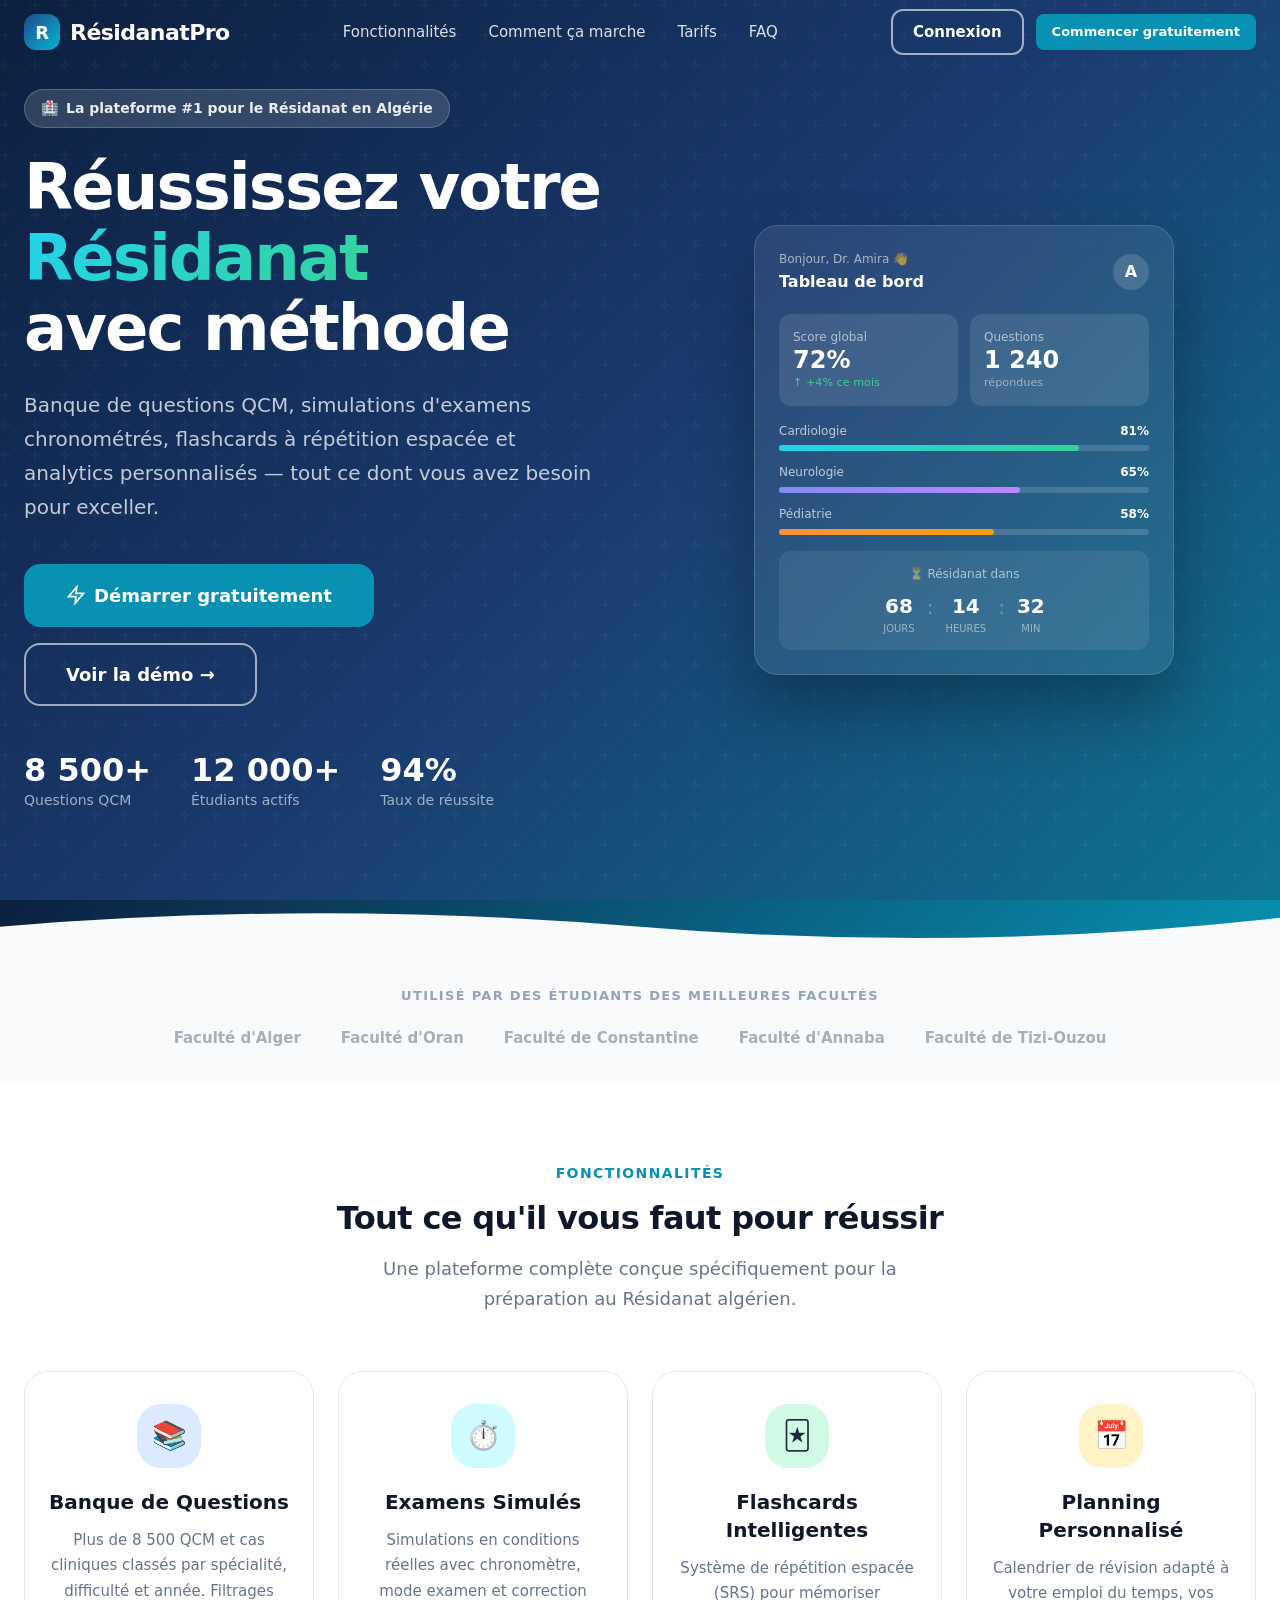
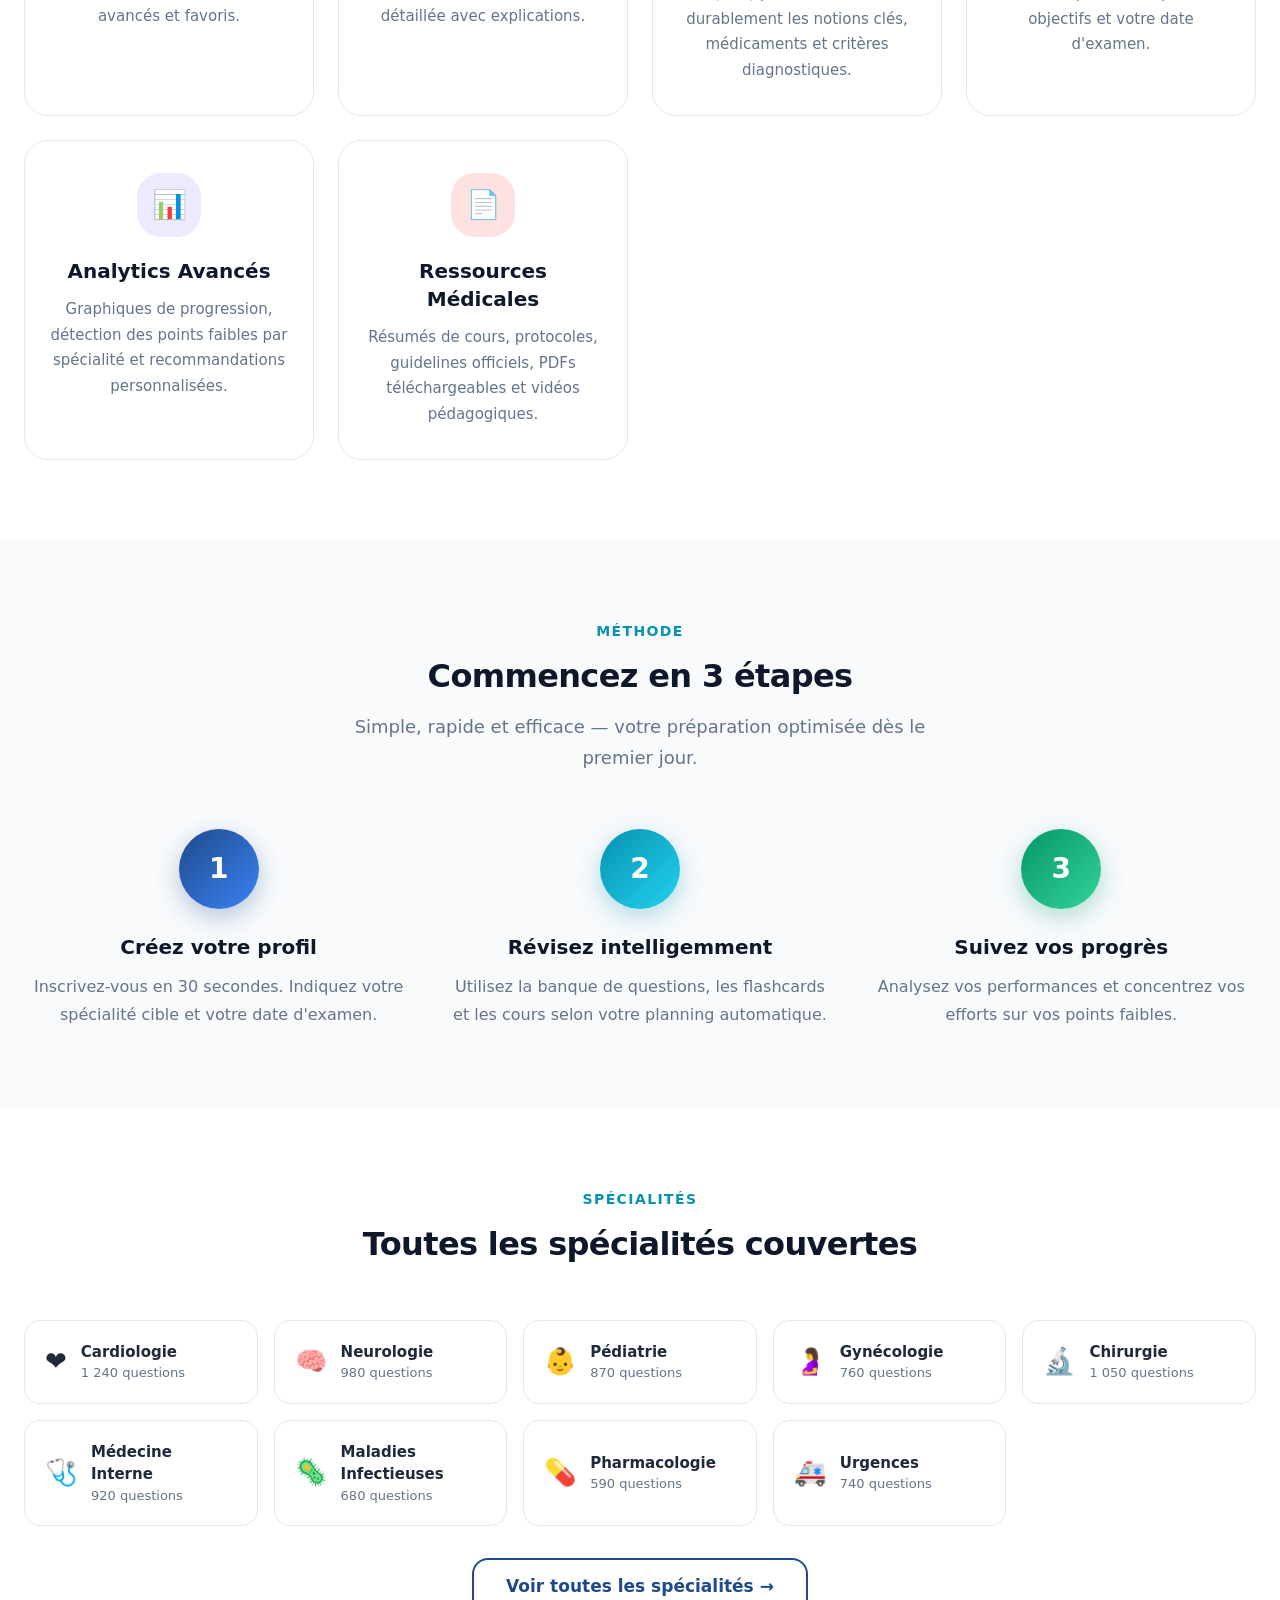
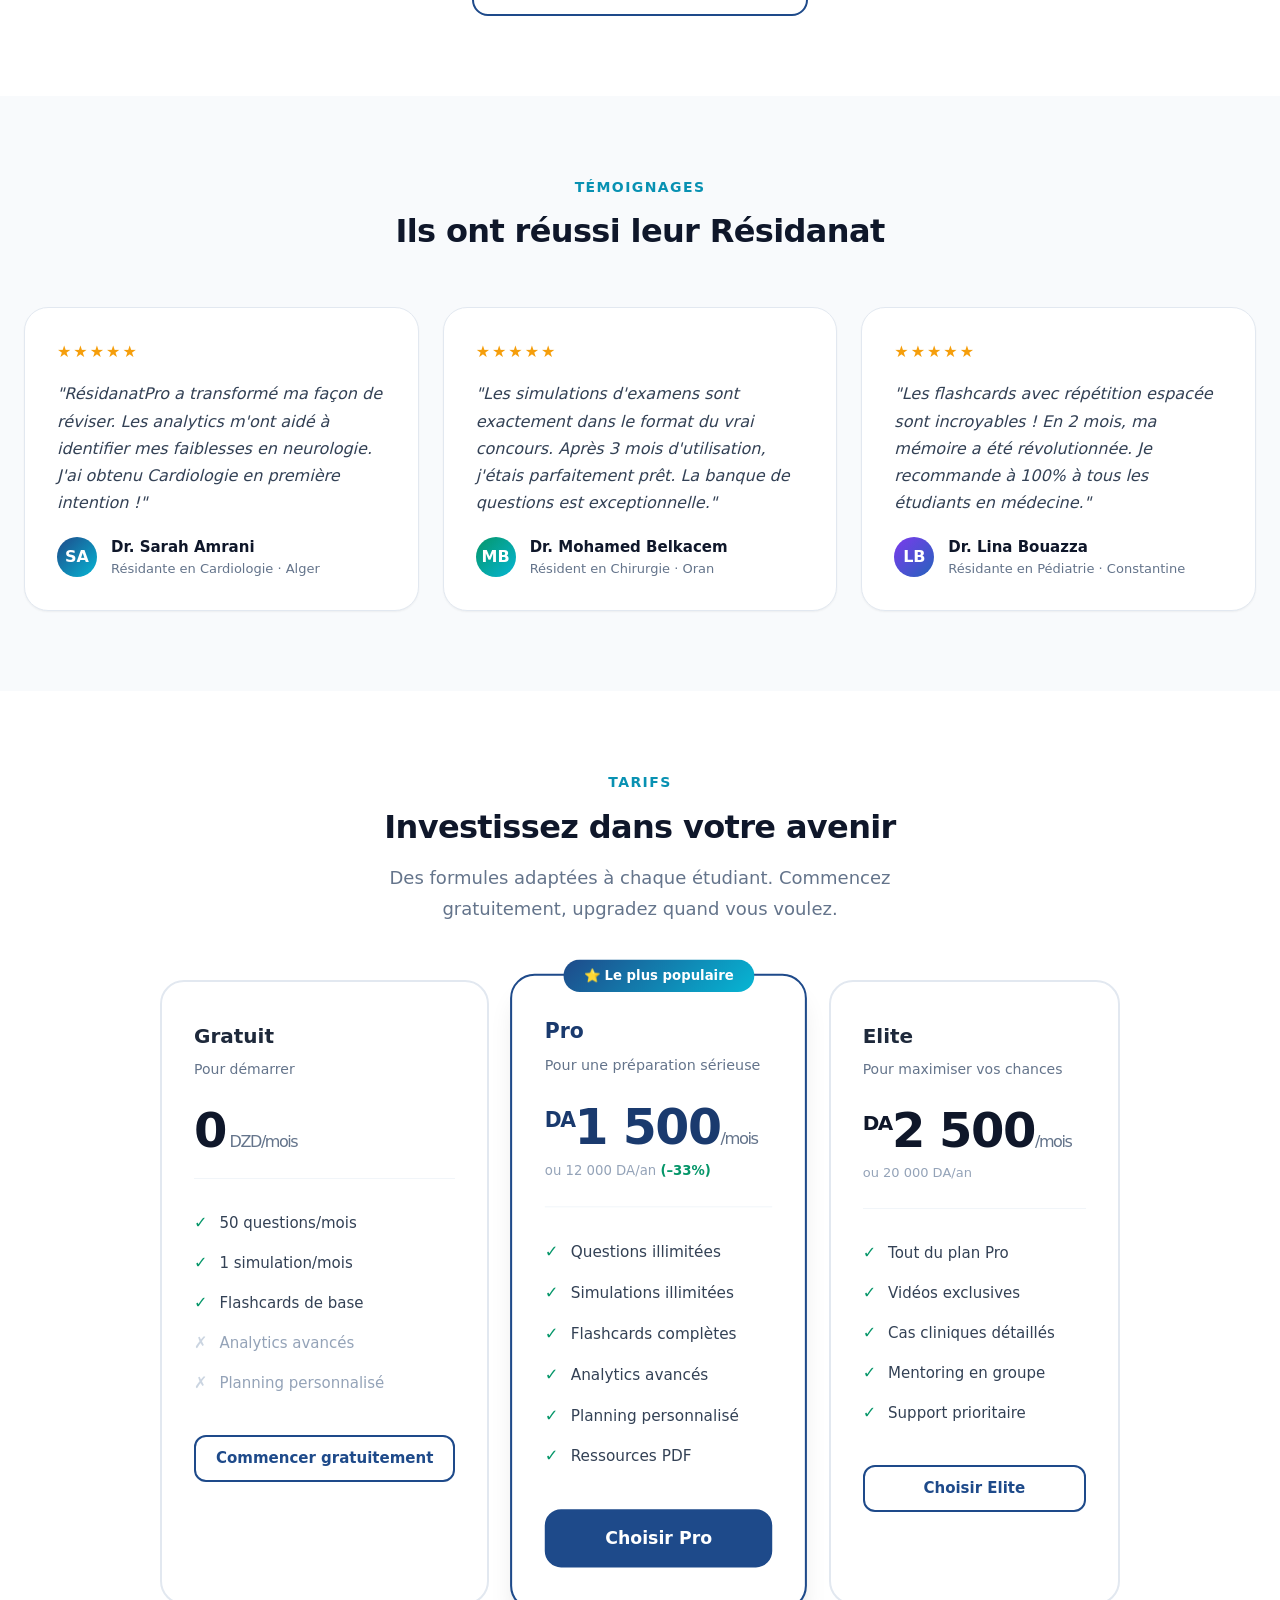
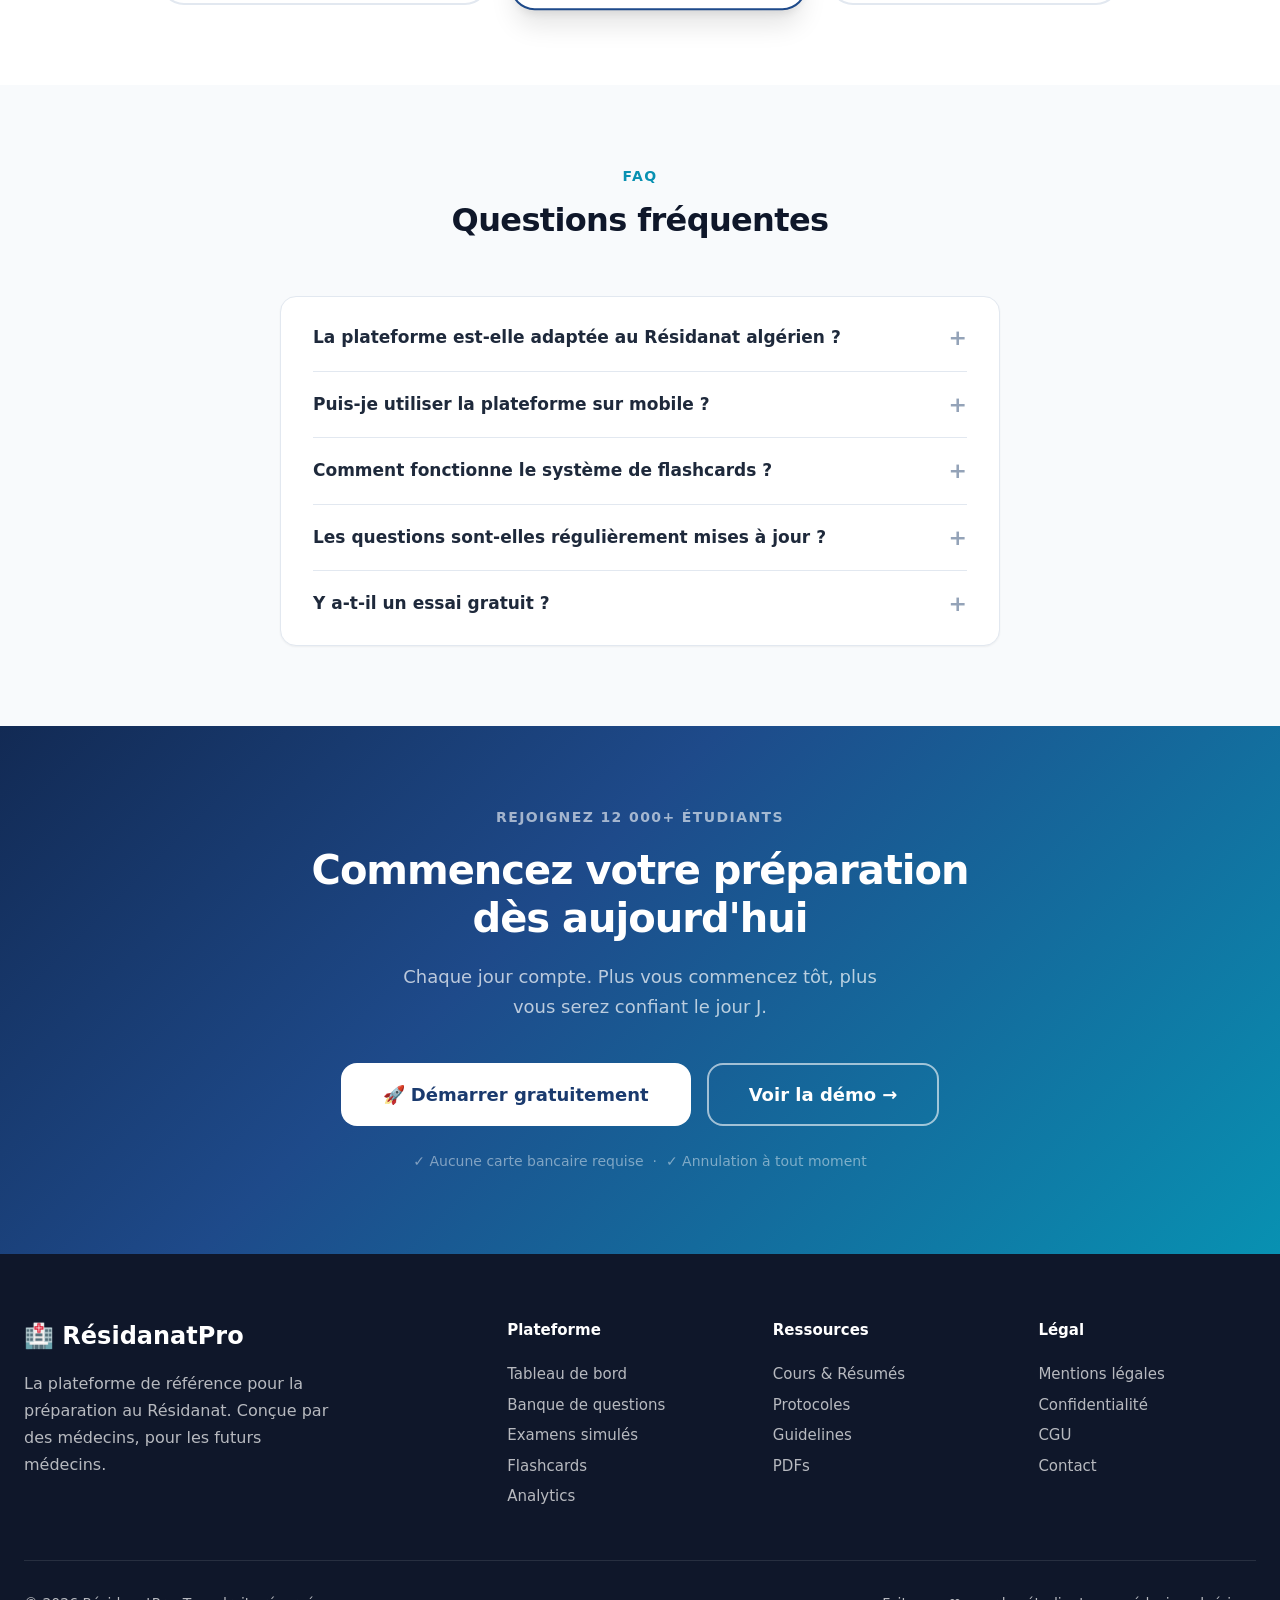
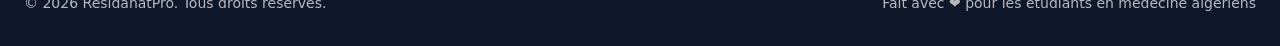
<file: index.html>
<!DOCTYPE html>
<html lang="fr">
<head>
  <meta charset="UTF-8">
  <meta name="viewport" content="width=device-width, initial-scale=1.0">
  <title>RésidanatPro — La plateforme de préparation au Résidanat</title>
  <meta name="description" content="Préparez le Résidanat avec confiance. Banque de questions, simulations d'examens, flashcards et analytics personnalisés pour les étudiants en médecine.">
  <link rel="icon" href="data:image/svg+xml,<svg xmlns='http://www.w3.org/2000/svg' viewBox='0 0 100 100'><text y='.9em' font-size='90'>🏥</text></svg>">
  <link rel="stylesheet" href="resources/css/main.css">
  <style>
    .hero-grid { display: grid; grid-template-columns: 1fr 1fr; gap: 4rem; align-items: center; }
    .cta-gradient { background: linear-gradient(135deg, var(--primary-800) 0%, var(--primary-600) 40%, var(--cyan-600) 100%); }
    .faq-item { border-bottom: 1px solid var(--gray-200); }
    .faq-question { display: flex; justify-content: space-between; align-items: center; padding: 1.25rem 0; cursor: pointer; font-weight: 600; color: var(--gray-800); font-size: 1.0625rem; }
    .faq-answer { padding-bottom: 1.25rem; color: var(--gray-600); line-height: 1.7; display: none; }
    .faq-item.open .faq-answer { display: block; }
    .faq-icon { transition: transform 0.2s; font-size: 1.375rem; color: var(--gray-400); flex-shrink: 0; line-height: 1; }
    .faq-item.open .faq-icon { transform: rotate(45deg); }
    .mobile-menu { display: none; position: fixed; inset: 0; background: var(--white); z-index: 200; flex-direction: column; padding: 2rem; }
    .mobile-menu.open { display: flex; }
    .mobile-menu nav { display: flex; flex-direction: column; gap: 0.5rem; margin-top: 2rem; }
    .mobile-menu nav a { padding: 0.875rem 1rem; font-size: 1.0625rem; font-weight: 500; color: var(--gray-700); border-radius: var(--radius-lg); }
    .mobile-menu nav a:hover { background: var(--gray-100); }
    @media (max-width: 1023px) { .hero-grid { grid-template-columns: 1fr; } .hero-visual { display: none; } }
    @media (max-width: 767px) { .footer-grid { grid-template-columns: 1fr 1fr !important; } .pricing-grid { grid-template-columns: 1fr !important; } .steps-grid { grid-template-columns: 1fr !important; } }
  </style>
</head>
<body>

<!-- NAVBAR -->
<nav class="landing-navbar transparent" id="landingNav">
  <div class="navbar-inner">
    <a href="index.html" class="navbar-brand">
      <div class="logo-icon">R</div>
      <span>RésidanatPro</span>
    </a>
    <div class="navbar-nav" id="desktopNav">
      <a href="#features">Fonctionnalités</a>
      <a href="#how-it-works">Comment ça marche</a>
      <a href="#pricing">Tarifs</a>
      <a href="#faq">FAQ</a>
    </div>
    <div class="navbar-actions">
      <a href="auth.html" class="btn btn-outline-white" id="navLoginBtn">Connexion</a>
      <a href="auth.html?tab=register" class="btn btn-cyan btn-sm">Commencer gratuitement</a>
      <button class="btn btn-ghost btn-icon" id="menuToggle" style="display:none;color:white;">
        <svg width="22" height="22" fill="none" stroke="currentColor" stroke-width="2" viewBox="0 0 24 24"><line x1="3" y1="6" x2="21" y2="6"/><line x1="3" y1="12" x2="21" y2="12"/><line x1="3" y1="18" x2="21" y2="18"/></svg>
      </button>
    </div>
  </div>
</nav>

<!-- Mobile Menu -->
<div class="mobile-menu" id="mobileMenu">
  <div style="display:flex;justify-content:space-between;align-items:center;">
    <div class="navbar-brand" style="color:var(--primary-700);">
      <div class="logo-icon">R</div>
      <span>RésidanatPro</span>
    </div>
    <button class="btn btn-ghost btn-icon" id="menuClose">
      <svg width="22" height="22" fill="none" stroke="currentColor" stroke-width="2.5" viewBox="0 0 24 24"><line x1="18" y1="6" x2="6" y2="18"/><line x1="6" y1="6" x2="18" y2="18"/></svg>
    </button>
  </div>
  <nav>
    <a href="#features" onclick="closeMobileMenu()">Fonctionnalités</a>
    <a href="#how-it-works" onclick="closeMobileMenu()">Comment ça marche</a>
    <a href="#pricing" onclick="closeMobileMenu()">Tarifs</a>
    <a href="#faq" onclick="closeMobileMenu()">FAQ</a>
  </nav>
  <div style="margin-top:2rem;display:flex;flex-direction:column;gap:0.75rem;">
    <a href="auth.html" class="btn btn-outline w-full">Connexion</a>
    <a href="auth.html?tab=register" class="btn btn-primary w-full">Commencer gratuitement</a>
  </div>
</div>

<!-- HERO -->
<section class="hero-section" id="home">
  <div class="container">
    <div class="hero-grid">
      <div class="hero-content animate-fadeUp">
        <div class="hero-badge">
          <span>🏥</span>
          <span>La plateforme #1 pour le Résidanat en Algérie</span>
        </div>
        <h1 class="hero-title">
          Réussissez votre<br>
          <span>Résidanat</span><br>
          avec méthode
        </h1>
        <p class="hero-subtitle">
          Banque de questions QCM, simulations d'examens chronométrés, flashcards à répétition espacée et analytics personnalisés — tout ce dont vous avez besoin pour exceller.
        </p>
        <div style="display:flex;gap:1rem;flex-wrap:wrap;">
          <a href="auth.html?tab=register" class="btn btn-cyan btn-xl">
            <svg width="20" height="20" fill="none" stroke="currentColor" stroke-width="2" viewBox="0 0 24 24"><path d="M13 2L3 14h9l-1 8 10-12h-9l1-8z"/></svg>
            Démarrer gratuitement
          </a>
          <a href="dashboard.html" class="btn btn-outline-white btn-xl">
            Voir la démo →
          </a>
        </div>
        <div class="hero-stats">
          <div>
            <div class="hero-stat-val">8 500+</div>
            <div class="hero-stat-lbl">Questions QCM</div>
          </div>
          <div>
            <div class="hero-stat-val">12 000+</div>
            <div class="hero-stat-lbl">Étudiants actifs</div>
          </div>
          <div>
            <div class="hero-stat-val">94%</div>
            <div class="hero-stat-lbl">Taux de réussite</div>
          </div>
        </div>
      </div>

      <!-- Hero visual mockup -->
      <div class="hero-visual animate-fadeUp delay-200">
        <div class="hero-mockup">
          <div style="display:flex;justify-content:space-between;align-items:center;margin-bottom:1.25rem;">
            <div>
              <div style="font-size:0.75rem;color:rgba(255,255,255,0.6);margin-bottom:2px;">Bonjour, Dr. Amira 👋</div>
              <div style="font-size:1rem;font-weight:700;color:white;">Tableau de bord</div>
            </div>
            <div style="background:rgba(255,255,255,0.15);border-radius:50%;width:2.25rem;height:2.25rem;display:flex;align-items:center;justify-content:center;font-size:1rem;font-weight:700;color:white;">A</div>
          </div>
          <div style="display:grid;grid-template-columns:1fr 1fr;gap:0.75rem;margin-bottom:1rem;">
            <div style="background:rgba(255,255,255,0.1);border-radius:12px;padding:0.875rem;">
              <div style="font-size:0.75rem;color:rgba(255,255,255,0.6);">Score global</div>
              <div style="font-size:1.5rem;font-weight:800;color:white;line-height:1.2;">72%</div>
              <div style="font-size:0.7rem;color:#34d399;">↑ +4% ce mois</div>
            </div>
            <div style="background:rgba(255,255,255,0.1);border-radius:12px;padding:0.875rem;">
              <div style="font-size:0.75rem;color:rgba(255,255,255,0.6);">Questions</div>
              <div style="font-size:1.5rem;font-weight:800;color:white;line-height:1.2;">1 240</div>
              <div style="font-size:0.7rem;color:rgba(255,255,255,0.5);">répondues</div>
            </div>
          </div>
          <div style="margin-bottom:0.75rem;">
            <div style="display:flex;justify-content:space-between;margin-bottom:0.35rem;"><span style="font-size:0.75rem;color:rgba(255,255,255,0.7);">Cardiologie</span><span style="font-size:0.75rem;color:white;font-weight:600;">81%</span></div>
            <div style="height:6px;background:rgba(255,255,255,0.15);border-radius:9999px;"><div style="height:100%;width:81%;background:linear-gradient(90deg,#22d3ee,#34d399);border-radius:9999px;"></div></div>
          </div>
          <div style="margin-bottom:0.75rem;">
            <div style="display:flex;justify-content:space-between;margin-bottom:0.35rem;"><span style="font-size:0.75rem;color:rgba(255,255,255,0.7);">Neurologie</span><span style="font-size:0.75rem;color:white;font-weight:600;">65%</span></div>
            <div style="height:6px;background:rgba(255,255,255,0.15);border-radius:9999px;"><div style="height:100%;width:65%;background:linear-gradient(90deg,#818cf8,#c084fc);border-radius:9999px;"></div></div>
          </div>
          <div style="margin-bottom:1rem;">
            <div style="display:flex;justify-content:space-between;margin-bottom:0.35rem;"><span style="font-size:0.75rem;color:rgba(255,255,255,0.7);">Pédiatrie</span><span style="font-size:0.75rem;color:white;font-weight:600;">58%</span></div>
            <div style="height:6px;background:rgba(255,255,255,0.15);border-radius:9999px;"><div style="height:100%;width:58%;background:linear-gradient(90deg,#fb923c,#f59e0b);border-radius:9999px;"></div></div>
          </div>
          <div style="padding:0.875rem;background:rgba(255,255,255,0.08);border-radius:12px;text-align:center;">
            <div style="font-size:0.75rem;color:rgba(255,255,255,0.6);margin-bottom:0.5rem;">⏳ Résidanat dans</div>
            <div style="display:flex;justify-content:center;gap:0.75rem;">
              <div style="text-align:center;"><div style="font-size:1.25rem;font-weight:800;color:white;" id="heroCountdown">68</div><div style="font-size:0.625rem;color:rgba(255,255,255,0.5);">JOURS</div></div>
              <div style="color:rgba(255,255,255,0.3);font-size:1.25rem;line-height:1.6;">:</div>
              <div style="text-align:center;"><div style="font-size:1.25rem;font-weight:800;color:white;">14</div><div style="font-size:0.625rem;color:rgba(255,255,255,0.5);">HEURES</div></div>
              <div style="color:rgba(255,255,255,0.3);font-size:1.25rem;line-height:1.6;">:</div>
              <div style="text-align:center;"><div style="font-size:1.25rem;font-weight:800;color:white;" id="heroMin">32</div><div style="font-size:0.625rem;color:rgba(255,255,255,0.5);">MIN</div></div>
            </div>
          </div>
        </div>
      </div>
    </div>
  </div>
</section>

<!-- Wave -->
<div style="line-height:0;background:linear-gradient(135deg,#0c1f3f,#0891b2);">
  <svg viewBox="0 0 1440 60" xmlns="http://www.w3.org/2000/svg" preserveAspectRatio="none" style="display:block;width:100%;">
    <path d="M0,60 L0,30 Q360,0 720,30 Q1080,60 1440,20 L1440,60 Z" fill="#f8fafc"/>
  </svg>
</div>

<!-- TRUST BAR -->
<section style="padding:2rem 0;background:var(--gray-50);">
  <div class="container">
    <p style="text-align:center;color:var(--gray-400);font-weight:600;font-size:0.8125rem;text-transform:uppercase;letter-spacing:0.1em;margin-bottom:1.25rem;">Utilisé par des étudiants des meilleures facultés</p>
    <div style="display:flex;align-items:center;justify-content:center;gap:2.5rem;flex-wrap:wrap;opacity:0.45;">
      <span style="font-size:0.9375rem;font-weight:700;color:var(--gray-600);">Faculté d'Alger</span>
      <span style="font-size:0.9375rem;font-weight:700;color:var(--gray-600);">Faculté d'Oran</span>
      <span style="font-size:0.9375rem;font-weight:700;color:var(--gray-600);">Faculté de Constantine</span>
      <span style="font-size:0.9375rem;font-weight:700;color:var(--gray-600);">Faculté d'Annaba</span>
      <span style="font-size:0.9375rem;font-weight:700;color:var(--gray-600);">Faculté de Tizi-Ouzou</span>
    </div>
  </div>
</section>

<!-- FEATURES -->
<section class="section section-alt" id="features">
  <div class="container">
    <div class="section-header">
      <p class="section-eyebrow">Fonctionnalités</p>
      <h2 class="section-title">Tout ce qu'il vous faut pour réussir</h2>
      <p class="section-subtitle">Une plateforme complète conçue spécifiquement pour la préparation au Résidanat algérien.</p>
    </div>
    <div style="display:grid;grid-template-columns:repeat(auto-fill,minmax(290px,1fr));gap:1.5rem;">
      <div class="feature-card animate-fadeUp"><div class="feature-icon" style="background:var(--primary-100);">📚</div><h4>Banque de Questions</h4><p>Plus de 8 500 QCM et cas cliniques classés par spécialité, difficulté et année. Filtrages avancés et favoris.</p></div>
      <div class="feature-card animate-fadeUp delay-100"><div class="feature-icon" style="background:var(--cyan-100);">⏱️</div><h4>Examens Simulés</h4><p>Simulations en conditions réelles avec chronomètre, mode examen et correction détaillée avec explications.</p></div>
      <div class="feature-card animate-fadeUp delay-200"><div class="feature-icon" style="background:var(--green-100);">🃏</div><h4>Flashcards Intelligentes</h4><p>Système de répétition espacée (SRS) pour mémoriser durablement les notions clés, médicaments et critères diagnostiques.</p></div>
      <div class="feature-card animate-fadeUp"><div class="feature-icon" style="background:var(--amber-100);">📅</div><h4>Planning Personnalisé</h4><p>Calendrier de révision adapté à votre emploi du temps, vos objectifs et votre date d'examen.</p></div>
      <div class="feature-card animate-fadeUp delay-100"><div class="feature-icon" style="background:var(--purple-100);">📊</div><h4>Analytics Avancés</h4><p>Graphiques de progression, détection des points faibles par spécialité et recommandations personnalisées.</p></div>
      <div class="feature-card animate-fadeUp delay-200"><div class="feature-icon" style="background:var(--red-100);">📄</div><h4>Ressources Médicales</h4><p>Résumés de cours, protocoles, guidelines officiels, PDFs téléchargeables et vidéos pédagogiques.</p></div>
    </div>
  </div>
</section>

<!-- HOW IT WORKS -->
<section class="section" id="how-it-works" style="background:var(--gray-50);">
  <div class="container">
    <div class="section-header">
      <p class="section-eyebrow">Méthode</p>
      <h2 class="section-title">Commencez en 3 étapes</h2>
      <p class="section-subtitle">Simple, rapide et efficace — votre préparation optimisée dès le premier jour.</p>
    </div>
    <div style="display:grid;grid-template-columns:repeat(3,1fr);gap:2rem;" class="steps-grid">
      <div style="text-align:center;" class="animate-fadeUp">
        <div style="width:5rem;height:5rem;background:linear-gradient(135deg,var(--primary-600),var(--primary-400));border-radius:50%;display:flex;align-items:center;justify-content:center;font-size:1.75rem;font-weight:900;color:white;margin:0 auto 1.5rem;box-shadow:0 8px 24px rgba(30,74,138,0.3);">1</div>
        <h4 style="margin-bottom:0.75rem;color:var(--gray-900);">Créez votre profil</h4>
        <p style="color:var(--gray-500);line-height:1.7;">Inscrivez-vous en 30 secondes. Indiquez votre spécialité cible et votre date d'examen.</p>
      </div>
      <div style="text-align:center;" class="animate-fadeUp delay-100">
        <div style="width:5rem;height:5rem;background:linear-gradient(135deg,var(--cyan-600),var(--cyan-400));border-radius:50%;display:flex;align-items:center;justify-content:center;font-size:1.75rem;font-weight:900;color:white;margin:0 auto 1.5rem;box-shadow:0 8px 24px rgba(8,145,178,0.3);">2</div>
        <h4 style="margin-bottom:0.75rem;color:var(--gray-900);">Révisez intelligemment</h4>
        <p style="color:var(--gray-500);line-height:1.7;">Utilisez la banque de questions, les flashcards et les cours selon votre planning automatique.</p>
      </div>
      <div style="text-align:center;" class="animate-fadeUp delay-200">
        <div style="width:5rem;height:5rem;background:linear-gradient(135deg,var(--green-600),var(--green-400));border-radius:50%;display:flex;align-items:center;justify-content:center;font-size:1.75rem;font-weight:900;color:white;margin:0 auto 1.5rem;box-shadow:0 8px 24px rgba(5,150,105,0.3);">3</div>
        <h4 style="margin-bottom:0.75rem;color:var(--gray-900);">Suivez vos progrès</h4>
        <p style="color:var(--gray-500);line-height:1.7;">Analysez vos performances et concentrez vos efforts sur vos points faibles.</p>
      </div>
    </div>
  </div>
</section>

<!-- SPECIALTIES -->
<section class="section section-alt">
  <div class="container">
    <div class="section-header">
      <p class="section-eyebrow">Spécialités</p>
      <h2 class="section-title">Toutes les spécialités couvertes</h2>
    </div>
    <div style="display:grid;grid-template-columns:repeat(auto-fill,minmax(200px,1fr));gap:1rem;">
      <div style="background:var(--white);border:1.5px solid var(--gray-200);border-radius:16px;padding:1.25rem;display:flex;align-items:center;gap:0.875rem;transition:all 0.2s;cursor:pointer;" class="spec-item-card" onclick="window.location='auth.html?tab=register'"><span style="font-size:1.625rem;">❤️</span><div><div style="font-weight:600;color:var(--gray-800);font-size:0.9375rem;">Cardiologie</div><div style="font-size:0.8125rem;color:var(--gray-500);">1 240 questions</div></div></div>
      <div style="background:var(--white);border:1.5px solid var(--gray-200);border-radius:16px;padding:1.25rem;display:flex;align-items:center;gap:0.875rem;transition:all 0.2s;cursor:pointer;" class="spec-item-card" onclick="window.location='auth.html?tab=register'"><span style="font-size:1.625rem;">🧠</span><div><div style="font-weight:600;color:var(--gray-800);font-size:0.9375rem;">Neurologie</div><div style="font-size:0.8125rem;color:var(--gray-500);">980 questions</div></div></div>
      <div style="background:var(--white);border:1.5px solid var(--gray-200);border-radius:16px;padding:1.25rem;display:flex;align-items:center;gap:0.875rem;transition:all 0.2s;cursor:pointer;" class="spec-item-card" onclick="window.location='auth.html?tab=register'"><span style="font-size:1.625rem;">👶</span><div><div style="font-weight:600;color:var(--gray-800);font-size:0.9375rem;">Pédiatrie</div><div style="font-size:0.8125rem;color:var(--gray-500);">870 questions</div></div></div>
      <div style="background:var(--white);border:1.5px solid var(--gray-200);border-radius:16px;padding:1.25rem;display:flex;align-items:center;gap:0.875rem;transition:all 0.2s;cursor:pointer;" class="spec-item-card" onclick="window.location='auth.html?tab=register'"><span style="font-size:1.625rem;">🤰</span><div><div style="font-weight:600;color:var(--gray-800);font-size:0.9375rem;">Gynécologie</div><div style="font-size:0.8125rem;color:var(--gray-500);">760 questions</div></div></div>
      <div style="background:var(--white);border:1.5px solid var(--gray-200);border-radius:16px;padding:1.25rem;display:flex;align-items:center;gap:0.875rem;transition:all 0.2s;cursor:pointer;" class="spec-item-card" onclick="window.location='auth.html?tab=register'"><span style="font-size:1.625rem;">🔬</span><div><div style="font-weight:600;color:var(--gray-800);font-size:0.9375rem;">Chirurgie</div><div style="font-size:0.8125rem;color:var(--gray-500);">1 050 questions</div></div></div>
      <div style="background:var(--white);border:1.5px solid var(--gray-200);border-radius:16px;padding:1.25rem;display:flex;align-items:center;gap:0.875rem;transition:all 0.2s;cursor:pointer;" class="spec-item-card" onclick="window.location='auth.html?tab=register'"><span style="font-size:1.625rem;">🩺</span><div><div style="font-weight:600;color:var(--gray-800);font-size:0.9375rem;">Médecine Interne</div><div style="font-size:0.8125rem;color:var(--gray-500);">920 questions</div></div></div>
      <div style="background:var(--white);border:1.5px solid var(--gray-200);border-radius:16px;padding:1.25rem;display:flex;align-items:center;gap:0.875rem;transition:all 0.2s;cursor:pointer;" class="spec-item-card" onclick="window.location='auth.html?tab=register'"><span style="font-size:1.625rem;">🦠</span><div><div style="font-weight:600;color:var(--gray-800);font-size:0.9375rem;">Maladies Infectieuses</div><div style="font-size:0.8125rem;color:var(--gray-500);">680 questions</div></div></div>
      <div style="background:var(--white);border:1.5px solid var(--gray-200);border-radius:16px;padding:1.25rem;display:flex;align-items:center;gap:0.875rem;transition:all 0.2s;cursor:pointer;" class="spec-item-card" onclick="window.location='auth.html?tab=register'"><span style="font-size:1.625rem;">💊</span><div><div style="font-weight:600;color:var(--gray-800);font-size:0.9375rem;">Pharmacologie</div><div style="font-size:0.8125rem;color:var(--gray-500);">590 questions</div></div></div>
      <div style="background:var(--white);border:1.5px solid var(--gray-200);border-radius:16px;padding:1.25rem;display:flex;align-items:center;gap:0.875rem;transition:all 0.2s;cursor:pointer;" class="spec-item-card" onclick="window.location='auth.html?tab=register'"><span style="font-size:1.625rem;">🚑</span><div><div style="font-weight:600;color:var(--gray-800);font-size:0.9375rem;">Urgences</div><div style="font-size:0.8125rem;color:var(--gray-500);">740 questions</div></div></div>
    </div>
    <div style="text-align:center;margin-top:2rem;">
      <a href="auth.html?tab=register" class="btn btn-outline btn-lg">Voir toutes les spécialités →</a>
    </div>
  </div>
</section>

<!-- TESTIMONIALS -->
<section class="section" style="background:var(--gray-50);">
  <div class="container">
    <div class="section-header">
      <p class="section-eyebrow">Témoignages</p>
      <h2 class="section-title">Ils ont réussi leur Résidanat</h2>
    </div>
    <div style="display:grid;grid-template-columns:repeat(auto-fill,minmax(320px,1fr));gap:1.5rem;">
      <div class="testimonial-card animate-fadeUp">
        <div class="testimonial-stars">★★★★★</div>
        <p class="testimonial-text">"RésidanatPro a transformé ma façon de réviser. Les analytics m'ont aidé à identifier mes faiblesses en neurologie. J'ai obtenu Cardiologie en première intention !"</p>
        <div class="testimonial-author">
          <div class="avatar" style="background:linear-gradient(135deg,var(--primary-600),var(--cyan-500));color:white;">SA</div>
          <div><div class="name">Dr. Sarah Amrani</div><div class="role">Résidante en Cardiologie · Alger</div></div>
        </div>
      </div>
      <div class="testimonial-card animate-fadeUp delay-100">
        <div class="testimonial-stars">★★★★★</div>
        <p class="testimonial-text">"Les simulations d'examens sont exactement dans le format du vrai concours. Après 3 mois d'utilisation, j'étais parfaitement prêt. La banque de questions est exceptionnelle."</p>
        <div class="testimonial-author">
          <div class="avatar" style="background:linear-gradient(135deg,var(--green-600),var(--cyan-500));color:white;">MB</div>
          <div><div class="name">Dr. Mohamed Belkacem</div><div class="role">Résident en Chirurgie · Oran</div></div>
        </div>
      </div>
      <div class="testimonial-card animate-fadeUp delay-200">
        <div class="testimonial-stars">★★★★★</div>
        <p class="testimonial-text">"Les flashcards avec répétition espacée sont incroyables ! En 2 mois, ma mémoire a été révolutionnée. Je recommande à 100% à tous les étudiants en médecine."</p>
        <div class="testimonial-author">
          <div class="avatar" style="background:linear-gradient(135deg,var(--purple-600),var(--primary-500));color:white;">LB</div>
          <div><div class="name">Dr. Lina Bouazza</div><div class="role">Résidante en Pédiatrie · Constantine</div></div>
        </div>
      </div>
    </div>
  </div>
</section>

<!-- PRICING -->
<section class="section section-alt" id="pricing">
  <div class="container">
    <div class="section-header">
      <p class="section-eyebrow">Tarifs</p>
      <h2 class="section-title">Investissez dans votre avenir</h2>
      <p class="section-subtitle">Des formules adaptées à chaque étudiant. Commencez gratuitement, upgradez quand vous voulez.</p>
    </div>
    <div style="display:grid;grid-template-columns:repeat(3,1fr);gap:1.5rem;max-width:960px;margin:0 auto;" class="pricing-grid">
      <div class="pricing-card">
        <h4 style="margin-bottom:0.5rem;color:var(--gray-800);">Gratuit</h4>
        <p style="color:var(--gray-500);font-size:0.875rem;margin-bottom:1.5rem;">Pour démarrer</p>
        <div class="pricing-price" style="margin-bottom:1.5rem;">0<span> DZD/mois</span></div>
        <div style="margin-bottom:2rem;border-top:1px solid var(--gray-100);padding-top:1.5rem;">
          <div class="pricing-feature"><span class="check">✓</span> 50 questions/mois</div>
          <div class="pricing-feature"><span class="check">✓</span> 1 simulation/mois</div>
          <div class="pricing-feature"><span class="check">✓</span> Flashcards de base</div>
          <div class="pricing-feature"><span class="cross">✗</span> <span style="color:var(--gray-400);">Analytics avancés</span></div>
          <div class="pricing-feature"><span class="cross">✗</span> <span style="color:var(--gray-400);">Planning personnalisé</span></div>
        </div>
        <a href="auth.html?tab=register" class="btn btn-outline w-full">Commencer gratuitement</a>
      </div>
      <div class="pricing-card featured" style="transform:scale(1.02);">
        <div class="popular-badge">⭐ Le plus populaire</div>
        <h4 style="margin-bottom:0.5rem;color:var(--primary-700);">Pro</h4>
        <p style="color:var(--gray-500);font-size:0.875rem;margin-bottom:1.5rem;">Pour une préparation sérieuse</p>
        <div class="pricing-price" style="color:var(--primary-700);margin-bottom:0.5rem;"><sup style="font-size:1.25rem;vertical-align:super;">DA</sup>1 500<span>/mois</span></div>
        <p style="color:var(--gray-400);font-size:0.8125rem;margin-bottom:1.5rem;">ou 12 000 DA/an <span style="color:var(--green-600);font-weight:600;">(–33%)</span></p>
        <div style="margin-bottom:2rem;border-top:1px solid var(--gray-100);padding-top:1.5rem;">
          <div class="pricing-feature"><span class="check">✓</span> Questions illimitées</div>
          <div class="pricing-feature"><span class="check">✓</span> Simulations illimitées</div>
          <div class="pricing-feature"><span class="check">✓</span> Flashcards complètes</div>
          <div class="pricing-feature"><span class="check">✓</span> Analytics avancés</div>
          <div class="pricing-feature"><span class="check">✓</span> Planning personnalisé</div>
          <div class="pricing-feature"><span class="check">✓</span> Ressources PDF</div>
        </div>
        <a href="auth.html?tab=register" class="btn btn-primary w-full btn-lg">Choisir Pro</a>
      </div>
      <div class="pricing-card">
        <h4 style="margin-bottom:0.5rem;color:var(--gray-800);">Elite</h4>
        <p style="color:var(--gray-500);font-size:0.875rem;margin-bottom:1.5rem;">Pour maximiser vos chances</p>
        <div class="pricing-price" style="margin-bottom:0.5rem;"><sup style="font-size:1.25rem;vertical-align:super;">DA</sup>2 500<span>/mois</span></div>
        <p style="color:var(--gray-400);font-size:0.8125rem;margin-bottom:1.5rem;">ou 20 000 DA/an</p>
        <div style="margin-bottom:2rem;border-top:1px solid var(--gray-100);padding-top:1.5rem;">
          <div class="pricing-feature"><span class="check">✓</span> Tout du plan Pro</div>
          <div class="pricing-feature"><span class="check">✓</span> Vidéos exclusives</div>
          <div class="pricing-feature"><span class="check">✓</span> Cas cliniques détaillés</div>
          <div class="pricing-feature"><span class="check">✓</span> Mentoring en groupe</div>
          <div class="pricing-feature"><span class="check">✓</span> Support prioritaire</div>
        </div>
        <a href="auth.html?tab=register" class="btn btn-outline w-full">Choisir Elite</a>
      </div>
    </div>
  </div>
</section>

<!-- FAQ -->
<section class="section" style="background:var(--gray-50);" id="faq">
  <div class="container container-sm">
    <div class="section-header">
      <p class="section-eyebrow">FAQ</p>
      <h2 class="section-title">Questions fréquentes</h2>
    </div>
    <div class="card" style="padding:0.5rem 2rem;">
      <div class="faq-item">
        <div class="faq-question" onclick="toggleFaq(this)">La plateforme est-elle adaptée au Résidanat algérien ?<span class="faq-icon">+</span></div>
        <div class="faq-answer">Oui ! RésidanatPro est conçu spécifiquement pour le programme du Résidanat algérien. Toutes les questions correspondent aux enseignements des facultés algériennes et au programme officiel du concours.</div>
      </div>
      <div class="faq-item">
        <div class="faq-question" onclick="toggleFaq(this)">Puis-je utiliser la plateforme sur mobile ?<span class="faq-icon">+</span></div>
        <div class="faq-answer">Oui ! RésidanatPro est entièrement responsive et fonctionne parfaitement sur smartphones et tablettes. Révisez où que vous soyez — dans les transports, pendant vos pauses, ou chez vous.</div>
      </div>
      <div class="faq-item">
        <div class="faq-question" onclick="toggleFaq(this)">Comment fonctionne le système de flashcards ?<span class="faq-icon">+</span></div>
        <div class="faq-answer">Notre système utilise l'algorithme de répétition espacée (SRS). Chaque flashcard est présentée à intervalles optimaux selon votre niveau de maîtrise, maximisant la rétention à long terme.</div>
      </div>
      <div class="faq-item">
        <div class="faq-question" onclick="toggleFaq(this)">Les questions sont-elles régulièrement mises à jour ?<span class="faq-icon">+</span></div>
        <div class="faq-answer">Oui, notre équipe médicale ajoute de nouvelles questions chaque semaine et intègre les annales des sessions précédentes dès leur publication.</div>
      </div>
      <div class="faq-item" style="border-bottom:none;">
        <div class="faq-question" onclick="toggleFaq(this)">Y a-t-il un essai gratuit ?<span class="faq-icon">+</span></div>
        <div class="faq-answer">Oui ! Le plan gratuit vous donne accès à 50 questions par mois, une simulation complète et les flashcards de base — suffisant pour évaluer la qualité avant de vous abonner.</div>
      </div>
    </div>
  </div>
</section>

<!-- CTA -->
<section class="cta-gradient section" style="text-align:center;">
  <div class="container container-sm">
    <p style="font-size:0.875rem;font-weight:700;color:rgba(255,255,255,0.6);text-transform:uppercase;letter-spacing:0.1em;margin-bottom:1rem;">Rejoignez 12 000+ étudiants</p>
    <h2 style="font-size:clamp(1.75rem,4vw,2.5rem);color:white;font-weight:900;letter-spacing:-0.025em;margin-bottom:1.25rem;line-height:1.2;">Commencez votre préparation<br>dès aujourd'hui</h2>
    <p style="color:rgba(255,255,255,0.7);font-size:1.125rem;max-width:500px;margin:0 auto 2.5rem;line-height:1.7;">Chaque jour compte. Plus vous commencez tôt, plus vous serez confiant le jour J.</p>
    <div style="display:flex;gap:1rem;justify-content:center;flex-wrap:wrap;">
      <a href="auth.html?tab=register" class="btn btn-xl" style="background:white;color:var(--primary-700);font-weight:700;">🚀 Démarrer gratuitement</a>
      <a href="dashboard.html" class="btn btn-outline-white btn-xl">Voir la démo →</a>
    </div>
    <p style="color:rgba(255,255,255,0.45);font-size:0.875rem;margin-top:1.5rem;">✓ Aucune carte bancaire requise &nbsp;·&nbsp; ✓ Annulation à tout moment</p>
  </div>
</section>

<!-- FOOTER -->
<footer class="footer">
  <div class="container">
    <div style="display:grid;grid-template-columns:2fr 1fr 1fr 1fr;gap:3rem;margin-bottom:3rem;" class="footer-grid">
      <div>
        <div class="footer-brand">🏥 RésidanatPro</div>
        <p class="footer-desc">La plateforme de référence pour la préparation au Résidanat. Conçue par des médecins, pour les futurs médecins.</p>
      </div>
      <div>
        <p class="footer-heading">Plateforme</p>
        <a href="dashboard.html" class="footer-link">Tableau de bord</a>
        <a href="questions.html" class="footer-link">Banque de questions</a>
        <a href="exam.html" class="footer-link">Examens simulés</a>
        <a href="flashcards.html" class="footer-link">Flashcards</a>
        <a href="analytics.html" class="footer-link">Analytics</a>
      </div>
      <div>
        <p class="footer-heading">Ressources</p>
        <a href="resources.html" class="footer-link">Cours & Résumés</a>
        <a href="resources.html" class="footer-link">Protocoles</a>
        <a href="resources.html" class="footer-link">Guidelines</a>
        <a href="resources.html" class="footer-link">PDFs</a>
      </div>
      <div>
        <p class="footer-heading">Légal</p>
        <a href="#" class="footer-link">Mentions légales</a>
        <a href="#" class="footer-link">Confidentialité</a>
        <a href="#" class="footer-link">CGU</a>
        <a href="#" class="footer-link">Contact</a>
      </div>
    </div>
    <div class="footer-bottom">
      <span>© 2026 RésidanatPro. Tous droits réservés.</span>
      <span>Fait avec ❤️ pour les étudiants en médecine algériens</span>
    </div>
  </div>
</footer>

<button class="scroll-top" id="scrollTop" onclick="window.scrollTo({top:0,behavior:'smooth'})">
  <svg width="18" height="18" fill="none" stroke="currentColor" stroke-width="2.5" viewBox="0 0 24 24"><polyline points="18 15 12 9 6 15"/></svg>
</button>

<script>
// Navbar scroll
const nav = document.getElementById('landingNav');
const loginBtn = document.getElementById('navLoginBtn');
window.addEventListener('scroll', () => {
  const scrolled = window.scrollY > 60;
  nav.classList.toggle('scrolled', scrolled);
  nav.classList.toggle('transparent', !scrolled);
  if (scrolled) { loginBtn.classList.replace('btn-outline-white','btn-outline'); }
  else { loginBtn.classList.replace('btn-outline','btn-outline-white'); }
  document.getElementById('scrollTop').classList.toggle('visible', scrolled);
});

// Mobile menu
document.getElementById('menuToggle').addEventListener('click', () => document.getElementById('mobileMenu').classList.add('open'));
document.getElementById('menuClose').addEventListener('click', closeMobileMenu);
function closeMobileMenu() { document.getElementById('mobileMenu').classList.remove('open'); }
function checkMobile() {
  document.getElementById('menuToggle').style.display = window.innerWidth < 1024 ? 'flex' : 'none';
}
checkMobile(); window.addEventListener('resize', checkMobile);

// FAQ
function toggleFaq(el) { el.parentElement.classList.toggle('open'); }

// Smooth scroll
document.querySelectorAll('a[href^="#"]').forEach(a => {
  a.addEventListener('click', e => {
    const target = document.querySelector(a.getAttribute('href'));
    if (target) { e.preventDefault(); target.scrollIntoView({behavior:'smooth',block:'start'}); }
  });
});

// Animations on scroll
const observer = new IntersectionObserver(entries => {
  entries.forEach(e => { if (e.isIntersecting) { e.target.style.opacity='1'; e.target.style.transform='translateY(0)'; } });
}, {threshold: 0.08});
document.querySelectorAll('.animate-fadeUp').forEach(el => {
  el.style.opacity='0'; el.style.transform='translateY(28px)'; el.style.transition='opacity 0.6s ease, transform 0.6s ease';
  observer.observe(el);
});

// Specialty card hover
document.querySelectorAll('.spec-item-card').forEach(card => {
  card.addEventListener('mouseenter', () => { card.style.boxShadow='0 4px 16px rgba(30,74,138,0.12)'; card.style.borderColor='var(--primary-300)'; });
  card.addEventListener('mouseleave', () => { card.style.boxShadow=''; card.style.borderColor='var(--gray-200)'; });
});
</script>
</body>
</html>
</file>
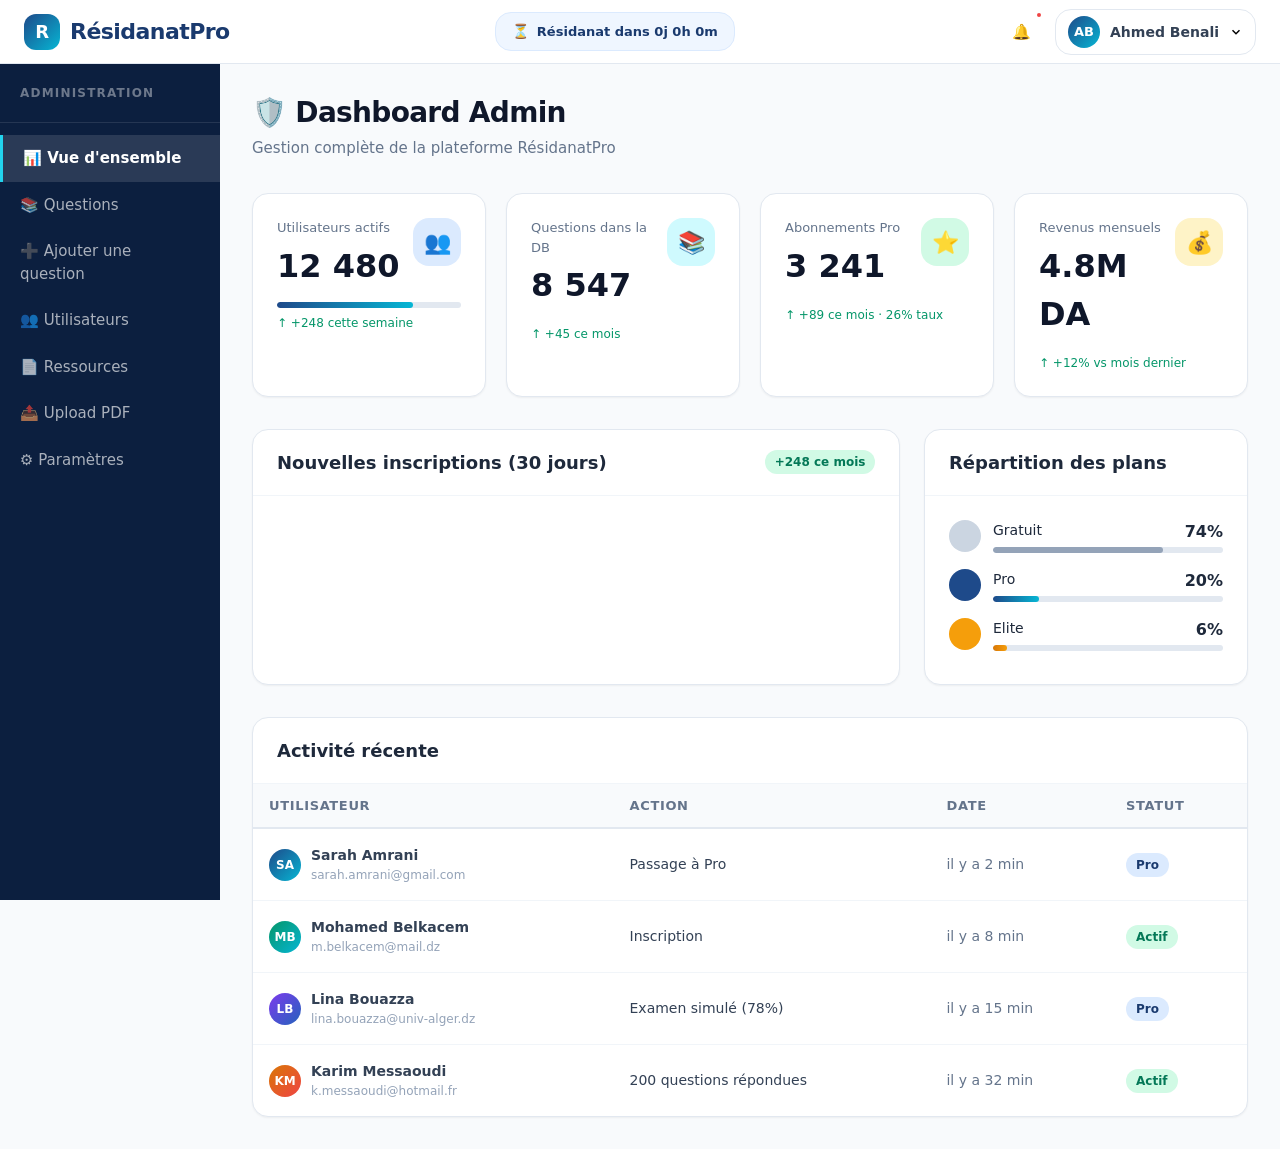
<file: admin.html>
<!DOCTYPE html>
<html lang="fr">
<head>
  <meta charset="UTF-8">
  <meta name="viewport" content="width=device-width, initial-scale=1.0">
  <title>Administration — RésidanatPro</title>
  <link rel="stylesheet" href="resources/css/main.css">
  <style>
    .app-layout { padding-top: var(--navbar-height); }
    .app-main { margin-left: var(--sidebar-width); padding: 2rem; }
    @media(max-width:1024px) { .app-main { margin-left:0; } }
    @media(max-width:768px)  { .app-main { padding:1rem; } }
    .admin-sidebar {
      position: fixed; top: var(--navbar-height); left: var(--sidebar-width); bottom: 0;
      width: 220px; background: var(--primary-900); z-index: 80; overflow-y: auto;
    }
    @media(max-width:1024px) { .admin-sidebar { left:0; } }
    .admin-main { margin-left: calc(var(--sidebar-width) + 220px); padding: 2rem; min-height: calc(100vh - var(--navbar-height)); }
    @media(max-width:1200px) { .admin-main { margin-left:0; padding:1rem; } }
    .admin-nav-item { display:flex; align-items:center; gap:0.75rem; padding:0.75rem 1.25rem; color:rgba(255,255,255,0.65); font-size:0.9375rem; cursor:pointer; transition:var(--transition); }
    .admin-nav-item:hover { background:rgba(255,255,255,0.08); color:white; }
    .admin-nav-item.active { background:rgba(255,255,255,0.12); color:white; font-weight:600; border-left:3px solid var(--cyan-400); }
    .admin-panel { display:none; }
    .admin-panel.active { display:block; }
    .kpi-admin { background:var(--white); border:1px solid var(--gray-200); border-radius:var(--radius-xl); padding:1.5rem; box-shadow:var(--shadow-sm); }
    .table-wrap { overflow-x:auto; border-radius:var(--radius-xl); border:1px solid var(--gray-200); }
    .action-btns { display:flex; gap:0.375rem; }
    .q-preview { max-width:400px; overflow:hidden; text-overflow:ellipsis; white-space:nowrap; }
    .upload-zone {
      border: 2px dashed var(--gray-300); border-radius: var(--radius-xl); padding: 3rem 2rem;
      text-align: center; cursor: pointer; transition: var(--transition);
    }
    .upload-zone:hover, .upload-zone.drag { border-color: var(--primary-500); background: var(--primary-50); }
    .user-status { display:inline-flex; align-items:center; gap:0.375rem; padding:0.2rem 0.625rem; border-radius:var(--radius-full); font-size:0.75rem; font-weight:600; }
    .status-active { background:var(--green-100); color:var(--green-700); }
    .status-inactive { background:var(--gray-100); color:var(--gray-500); }
    .status-pro { background:var(--primary-100); color:var(--primary-700); }
  </style>
</head>
<body class="app-layout">
<div class="toast-container" id="toastContainer"></div>

<!-- Admin secondary sidebar -->
<div class="admin-sidebar" id="adminSidebar">
  <div style="padding:1.25rem;border-bottom:1px solid rgba(255,255,255,0.1);">
    <div style="font-size:0.75rem;color:rgba(255,255,255,0.4);text-transform:uppercase;letter-spacing:0.1em;font-weight:700;">Administration</div>
  </div>
  <nav style="padding:0.75rem 0;">
    <div class="admin-nav-item active" onclick="switchAdmin('overview',this)">📊 Vue d'ensemble</div>
    <div class="admin-nav-item" onclick="switchAdmin('questions',this)">📚 Questions</div>
    <div class="admin-nav-item" onclick="switchAdmin('add-question',this)">➕ Ajouter une question</div>
    <div class="admin-nav-item" onclick="switchAdmin('users',this)">👥 Utilisateurs</div>
    <div class="admin-nav-item" onclick="switchAdmin('resources',this)">📄 Ressources</div>
    <div class="admin-nav-item" onclick="switchAdmin('upload',this)">📤 Upload PDF</div>
    <div class="admin-nav-item" onclick="switchAdmin('settings',this)">⚙️ Paramètres</div>
  </nav>
</div>

<div class="admin-main" id="adminContent">

  <!-- ===== OVERVIEW ===== -->
  <div class="admin-panel active" id="panel-overview">
    <div class="page-header">
      <h1>🛡️ Dashboard Admin</h1>
      <p>Gestion complète de la plateforme RésidanatPro</p>
    </div>

    <!-- KPI cards -->
    <div style="display:grid;grid-template-columns:repeat(4,1fr);gap:1.25rem;margin-bottom:2rem;" id="adminKpiGrid">
      <div class="kpi-admin">
        <div style="display:flex;justify-content:space-between;align-items:flex-start;">
          <div><div style="font-size:0.8125rem;color:var(--gray-500);margin-bottom:0.25rem;">Utilisateurs actifs</div><div style="font-size:2rem;font-weight:800;color:var(--gray-900);">12 480</div></div>
          <div class="stat-icon blue">👥</div>
        </div>
        <div style="margin-top:0.75rem;"><div class="progress" style="height:6px;"><div class="progress-bar" style="width:74%;"></div></div></div>
        <div style="font-size:0.75rem;color:var(--green-600);margin-top:0.375rem;">↑ +248 cette semaine</div>
      </div>
      <div class="kpi-admin">
        <div style="display:flex;justify-content:space-between;align-items:flex-start;">
          <div><div style="font-size:0.8125rem;color:var(--gray-500);margin-bottom:0.25rem;">Questions dans la DB</div><div style="font-size:2rem;font-weight:800;color:var(--gray-900);">8 547</div></div>
          <div class="stat-icon cyan">📚</div>
        </div>
        <div style="font-size:0.75rem;color:var(--green-600);margin-top:1rem;">↑ +45 ce mois</div>
      </div>
      <div class="kpi-admin">
        <div style="display:flex;justify-content:space-between;align-items:flex-start;">
          <div><div style="font-size:0.8125rem;color:var(--gray-500);margin-bottom:0.25rem;">Abonnements Pro</div><div style="font-size:2rem;font-weight:800;color:var(--gray-900);">3 241</div></div>
          <div class="stat-icon green">⭐</div>
        </div>
        <div style="font-size:0.75rem;color:var(--green-600);margin-top:1rem;">↑ +89 ce mois · 26% taux</div>
      </div>
      <div class="kpi-admin">
        <div style="display:flex;justify-content:space-between;align-items:flex-start;">
          <div><div style="font-size:0.8125rem;color:var(--gray-500);margin-bottom:0.25rem;">Revenus mensuels</div><div style="font-size:2rem;font-weight:800;color:var(--gray-900);">4.8M DA</div></div>
          <div class="stat-icon amber">💰</div>
        </div>
        <div style="font-size:0.75rem;color:var(--green-600);margin-top:1rem;">↑ +12% vs mois dernier</div>
      </div>
    </div>

    <!-- Charts row -->
    <div style="display:grid;grid-template-columns:2fr 1fr;gap:1.5rem;margin-bottom:2rem;" id="adminChartsRow">
      <div class="card">
        <div class="card-header" style="display:flex;justify-content:space-between;align-items:center;">
          <h5 style="font-weight:700;">Nouvelles inscriptions (30 jours)</h5>
          <span class="badge badge-green">+248 ce mois</span>
        </div>
        <div class="card-body">
          <div style="display:flex;align-items:flex-end;gap:0.5rem;height:140px;" id="signupsChart"></div>
        </div>
      </div>
      <div class="card">
        <div class="card-header"><h5 style="font-weight:700;">Répartition des plans</h5></div>
        <div class="card-body" style="display:flex;flex-direction:column;gap:1rem;">
          <div style="display:flex;align-items:center;gap:0.75rem;"><div style="width:2rem;height:2rem;border-radius:50%;background:var(--gray-300);"></div><div style="flex:1;"><div style="display:flex;justify-content:space-between;margin-bottom:3px;"><span style="font-size:0.875rem;">Gratuit</span><span style="font-weight:700;">74%</span></div><div class="progress" style="height:6px;"><div style="height:100%;width:74%;background:var(--gray-400);border-radius:9999px;"></div></div></div></div>
          <div style="display:flex;align-items:center;gap:0.75rem;"><div style="width:2rem;height:2rem;border-radius:50%;background:var(--primary-600);"></div><div style="flex:1;"><div style="display:flex;justify-content:space-between;margin-bottom:3px;"><span style="font-size:0.875rem;">Pro</span><span style="font-weight:700;">20%</span></div><div class="progress" style="height:6px;"><div class="progress-bar" style="width:20%;"></div></div></div></div>
          <div style="display:flex;align-items:center;gap:0.75rem;"><div style="width:2rem;height:2rem;border-radius:50%;background:var(--amber-500);"></div><div style="flex:1;"><div style="display:flex;justify-content:space-between;margin-bottom:3px;"><span style="font-size:0.875rem;">Elite</span><span style="font-weight:700;">6%</span></div><div class="progress" style="height:6px;"><div class="progress-bar amber" style="width:6%;"></div></div></div></div>
        </div>
      </div>
    </div>

    <!-- Recent activity -->
    <div class="card">
      <div class="card-header"><h5 style="font-weight:700;">Activité récente</h5></div>
      <div class="card-body" style="padding:0;">
        <table class="data-table">
          <thead><tr><th>Utilisateur</th><th>Action</th><th>Date</th><th>Statut</th></tr></thead>
          <tbody>
            <tr><td><div style="display:flex;align-items:center;gap:0.625rem;"><div class="avatar avatar-sm" style="background:linear-gradient(135deg,var(--primary-600),var(--cyan-500));color:white;">SA</div><div><div style="font-weight:600;font-size:0.875rem;">Sarah Amrani</div><div style="font-size:0.75rem;color:var(--gray-400);">sarah.amrani@gmail.com</div></div></div></td><td style="font-size:0.875rem;">Passage à Pro</td><td style="font-size:0.875rem;color:var(--gray-500);">il y a 2 min</td><td><span class="user-status status-pro">Pro</span></td></tr>
            <tr><td><div style="display:flex;align-items:center;gap:0.625rem;"><div class="avatar avatar-sm" style="background:linear-gradient(135deg,var(--green-600),var(--cyan-500));color:white;">MB</div><div><div style="font-weight:600;font-size:0.875rem;">Mohamed Belkacem</div><div style="font-size:0.75rem;color:var(--gray-400);">m.belkacem@mail.dz</div></div></div></td><td style="font-size:0.875rem;">Inscription</td><td style="font-size:0.875rem;color:var(--gray-500);">il y a 8 min</td><td><span class="user-status status-active">Actif</span></td></tr>
            <tr><td><div style="display:flex;align-items:center;gap:0.625rem;"><div class="avatar avatar-sm" style="background:linear-gradient(135deg,var(--purple-600),var(--primary-500));color:white;">LB</div><div><div style="font-weight:600;font-size:0.875rem;">Lina Bouazza</div><div style="font-size:0.75rem;color:var(--gray-400);">lina.bouazza@univ-alger.dz</div></div></div></td><td style="font-size:0.875rem;">Examen simulé (78%)</td><td style="font-size:0.875rem;color:var(--gray-500);">il y a 15 min</td><td><span class="user-status status-pro">Pro</span></td></tr>
            <tr><td><div style="display:flex;align-items:center;gap:0.625rem;"><div class="avatar avatar-sm" style="background:linear-gradient(135deg,var(--amber-600),var(--red-500));color:white;">KM</div><div><div style="font-weight:600;font-size:0.875rem;">Karim Messaoudi</div><div style="font-size:0.75rem;color:var(--gray-400);">k.messaoudi@hotmail.fr</div></div></div></td><td style="font-size:0.875rem;">200 questions répondues</td><td style="font-size:0.875rem;color:var(--gray-500);">il y a 32 min</td><td><span class="user-status status-active">Actif</span></td></tr>
          </tbody>
        </table>
      </div>
    </div>
  </div>

  <!-- ===== QUESTIONS PANEL ===== -->
  <div class="admin-panel" id="panel-questions">
    <div class="page-header" style="display:flex;justify-content:space-between;align-items:flex-start;flex-wrap:wrap;gap:1rem;">
      <div><h1>📚 Gestion des Questions</h1><p>8 547 questions dans la base de données</p></div>
      <button class="btn btn-primary" onclick="switchAdmin('add-question',document.querySelector('[onclick*=add-question]'))">➕ Ajouter une question</button>
    </div>

    <!-- Filters -->
    <div style="display:flex;gap:0.75rem;margin-bottom:1.25rem;flex-wrap:wrap;">
      <div class="search-wrap" style="flex:1;min-width:200px;"><span class="search-icon">🔍</span><input type="text" class="form-control" id="adminQSearch" placeholder="Rechercher..." oninput="filterAdminQuestions()"></div>
      <select class="form-control form-select" id="adminQSpec" style="width:auto;" onchange="filterAdminQuestions()">
        <option value="">Toutes spécialités</option>
        <option>Cardiologie</option><option>Neurologie</option><option>Pédiatrie</option>
        <option>Chirurgie</option><option>Pharmacologie</option><option>Urgences</option>
      </select>
      <select class="form-control form-select" id="adminQDiff" style="width:auto;" onchange="filterAdminQuestions()">
        <option value="">Toutes difficultés</option>
        <option value="easy">Facile</option><option value="medium">Moyen</option><option value="hard">Difficile</option>
      </select>
    </div>

    <div class="table-wrap">
      <table class="data-table" id="adminQTable">
        <thead>
          <tr>
            <th style="width:40px;">#</th>
            <th>Question</th>
            <th>Spécialité</th>
            <th>Difficulté</th>
            <th>Année</th>
            <th style="text-align:right;">Actions</th>
          </tr>
        </thead>
        <tbody id="adminQBody"></tbody>
      </table>
    </div>

    <div style="display:flex;justify-content:space-between;align-items:center;margin-top:1rem;flex-wrap:wrap;gap:0.75rem;">
      <span style="font-size:0.875rem;color:var(--gray-500);" id="adminQCount">Affichage de 15 sur 8 547 questions</span>
      <div style="display:flex;gap:0.375rem;">
        <button class="btn btn-ghost btn-sm">← Précédent</button>
        <button class="btn btn-primary btn-sm active">1</button>
        <button class="btn btn-ghost btn-sm">2</button>
        <button class="btn btn-ghost btn-sm">3</button>
        <button class="btn btn-ghost btn-sm">Suivant →</button>
      </div>
    </div>
  </div>

  <!-- ===== ADD QUESTION ===== -->
  <div class="admin-panel" id="panel-add-question">
    <div class="page-header"><h1>➕ Ajouter une Question</h1><p>Créez une nouvelle question QCM ou un cas clinique</p></div>
    <div style="display:grid;grid-template-columns:2fr 1fr;gap:1.5rem;" id="addQGrid">
      <div class="card">
        <div class="card-header"><h5 style="font-weight:700;">Contenu de la question</h5></div>
        <div class="card-body">
          <div class="form-group">
            <label class="form-label">Texte de la question *</label>
            <textarea class="form-control" id="newQText" rows="5" placeholder="Entrez l'énoncé de la question..."></textarea>
          </div>
          <div style="display:grid;grid-template-columns:1fr 1fr;gap:1rem;">
            <div class="form-group">
              <label class="form-label">Spécialité *</label>
              <select class="form-control form-select" id="newQSpec">
                <option>Cardiologie</option><option>Neurologie</option><option>Pédiatrie</option>
                <option>Gynécologie</option><option>Chirurgie</option><option>Médecine Interne</option>
                <option>Maladies Infectieuses</option><option>Pharmacologie</option><option>Urgences</option>
              </select>
            </div>
            <div class="form-group">
              <label class="form-label">Sous-thème</label>
              <input type="text" class="form-control" id="newQTopic" placeholder="Ex: Insuffisance cardiaque">
            </div>
            <div class="form-group">
              <label class="form-label">Difficulté *</label>
              <select class="form-control form-select" id="newQDiff">
                <option value="easy">Facile</option>
                <option value="medium" selected>Moyen</option>
                <option value="hard">Difficile</option>
              </select>
            </div>
            <div class="form-group">
              <label class="form-label">Année de référence</label>
              <input type="number" class="form-control" id="newQYear" value="2024" min="2015" max="2030">
            </div>
          </div>

          <div class="form-group">
            <label class="form-label">Options de réponse (5 options)</label>
            <div id="optionsFields">
              ${['A','B','C','D','E'].map((l,i) => `
                <div style="display:flex;align-items:center;gap:0.75rem;margin-bottom:0.625rem;">
                  <label class="form-check" style="flex-shrink:0;">
                    <input type="radio" name="correctOpt" value="${i}" ${i===0?'checked':''}>
                    <div style="width:2rem;height:2rem;border-radius:50%;background:var(--primary-100);color:var(--primary-700);display:flex;align-items:center;justify-content:center;font-weight:700;font-size:0.875rem;">${l}</div>
                  </label>
                  <input type="text" class="form-control" id="opt${i}" placeholder="Option ${l}...">
                </div>`).join('')}
            </div>
            <p style="font-size:0.8125rem;color:var(--gray-400);">Sélectionnez le bouton radio à côté de la bonne réponse</p>
          </div>

          <div class="form-group">
            <label class="form-label">Explication *</label>
            <textarea class="form-control" id="newQExpl" rows="5" placeholder="Expliquez pourquoi c'est la bonne réponse, avec les références bibliographiques..."></textarea>
          </div>
          <div class="form-group">
            <label class="form-label">Références</label>
            <input type="text" class="form-control" id="newQRef" placeholder="Ex: ESC Guidelines 2021, HAS Recommandations 2023">
          </div>
        </div>
        <div class="card-footer" style="display:flex;gap:0.75rem;justify-content:flex-end;">
          <button class="btn btn-ghost" onclick="resetAddQuestion()">Réinitialiser</button>
          <button class="btn btn-outline" onclick="previewQuestion()">👁 Prévisualiser</button>
          <button class="btn btn-primary" onclick="saveQuestion()">✅ Publier la question</button>
        </div>
      </div>

      <div style="display:flex;flex-direction:column;gap:1.25rem;">
        <div class="card">
          <div class="card-header"><h5 style="font-weight:700;">Métadonnées</h5></div>
          <div class="card-body">
            <div class="form-group">
              <label class="form-label">Type</label>
              <select class="form-control form-select">
                <option selected>QCM (1 seule réponse)</option>
                <option>QCM (plusieurs réponses)</option>
                <option>Cas clinique</option>
                <option>Vrai/Faux</option>
              </select>
            </div>
            <div class="form-group">
              <label class="form-label">Tags</label>
              <input type="text" class="form-control" placeholder="Séparés par des virgules">
            </div>
            <div class="form-group">
              <label class="form-label">Statut</label>
              <select class="form-control form-select">
                <option value="published">Publié</option>
                <option value="draft">Brouillon</option>
                <option value="review">En révision</option>
              </select>
            </div>
            <label class="form-check" style="margin-bottom:0.75rem;"><input type="checkbox" checked><span style="font-size:0.9375rem;margin-left:0.5rem;">Inclure dans les examens</span></label>
            <label class="form-check"><input type="checkbox"><span style="font-size:0.9375rem;margin-left:0.5rem;">Question haute valeur (HY)</span></label>
          </div>
        </div>

        <div class="card" style="background:var(--primary-50);border-color:var(--primary-200);">
          <div class="card-body">
            <h6 style="color:var(--primary-700);font-weight:700;margin-bottom:0.75rem;">💡 Conseils de rédaction</h6>
            <ul style="font-size:0.8125rem;color:var(--primary-700);line-height:1.8;padding-left:1rem;">
              <li>Utilisez le niveau de langue médical approprié</li>
              <li>Une seule bonne réponse par défaut</li>
              <li>L'explication doit être complète et sourcée</li>
              <li>Évitez les négations dans l'énoncé</li>
              <li>Toujours 5 options de réponse</li>
            </ul>
          </div>
        </div>

        <!-- Preview -->
        <div class="card" id="qPreviewBox" style="display:none;">
          <div class="card-header"><h5 style="font-weight:700;">Prévisualisation</h5></div>
          <div class="card-body" id="qPreviewContent"></div>
        </div>
      </div>
    </div>
  </div>

  <!-- ===== USERS PANEL ===== -->
  <div class="admin-panel" id="panel-users">
    <div class="page-header" style="display:flex;justify-content:space-between;align-items:flex-start;flex-wrap:wrap;gap:1rem;">
      <div><h1>👥 Gestion des Utilisateurs</h1><p>12 480 utilisateurs inscrits</p></div>
      <div style="display:flex;gap:0.75rem;">
        <div class="search-wrap"><span class="search-icon">🔍</span><input type="text" class="form-control" placeholder="Rechercher un utilisateur..."></div>
        <select class="form-control form-select" style="width:auto;">
          <option>Tous les plans</option><option>Gratuit</option><option>Pro</option><option>Elite</option>
        </select>
      </div>
    </div>

    <div class="table-wrap">
      <table class="data-table">
        <thead>
          <tr><th>Utilisateur</th><th>Faculté</th><th>Plan</th><th>Score moy.</th><th>Inscription</th><th>Statut</th><th style="text-align:right;">Actions</th></tr>
        </thead>
        <tbody id="usersTable"></tbody>
      </table>
    </div>
  </div>

  <!-- ===== RESOURCES PANEL ===== -->
  <div class="admin-panel" id="panel-resources">
    <div class="page-header" style="display:flex;justify-content:space-between;align-items:flex-start;flex-wrap:wrap;gap:1rem;">
      <div><h1>📄 Gestion des Ressources</h1><p>110 ressources publiées</p></div>
      <button class="btn btn-primary" onclick="switchAdmin('upload',document.querySelector('[onclick*=upload]'))">📤 Uploader un PDF</button>
    </div>
    <div class="table-wrap">
      <table class="data-table">
        <thead><tr><th>Titre</th><th>Type</th><th>Spécialité</th><th>Taille</th><th>Téléchargements</th><th style="text-align:right;">Actions</th></tr></thead>
        <tbody id="resourcesAdminTable"></tbody>
      </table>
    </div>
  </div>

  <!-- ===== UPLOAD ===== -->
  <div class="admin-panel" id="panel-upload">
    <div class="page-header"><h1>📤 Upload de PDF</h1><p>Ajoutez des ressources pédagogiques à la plateforme</p></div>
    <div style="display:grid;grid-template-columns:3fr 2fr;gap:1.5rem;" id="uploadGrid">
      <div class="card">
        <div class="card-header"><h5 style="font-weight:700;">Fichier à uploader</h5></div>
        <div class="card-body">
          <div class="upload-zone" id="uploadZone" onclick="triggerUpload()" ondragover="handleDragOver(event)" ondrop="handleDrop(event)" ondragleave="this.classList.remove('drag')">
            <div style="font-size:3.5rem;margin-bottom:1rem;">📤</div>
            <h5 style="color:var(--gray-700);margin-bottom:0.5rem;">Glissez votre fichier ici</h5>
            <p style="color:var(--gray-400);font-size:0.9375rem;margin-bottom:1rem;">ou cliquez pour parcourir</p>
            <span class="badge badge-gray">PDF, DOCX, PPTX — Max 50 MB</span>
            <input type="file" id="fileInput" accept=".pdf,.docx,.pptx" style="display:none;" onchange="handleFileSelect(this)">
          </div>
          <div id="uploadProgress" style="display:none;margin-top:1.25rem;">
            <div style="display:flex;justify-content:space-between;margin-bottom:0.5rem;">
              <span style="font-size:0.875rem;font-weight:600;color:var(--gray-700);" id="uploadFileName">document.pdf</span>
              <span style="font-size:0.875rem;color:var(--primary-600);" id="uploadPct">0%</span>
            </div>
            <div class="progress progress-lg"><div class="progress-bar" id="uploadBar" style="width:0%;"></div></div>
          </div>
        </div>
      </div>
      <div class="card">
        <div class="card-header"><h5 style="font-weight:700;">Informations du document</h5></div>
        <div class="card-body">
          <div class="form-group"><label class="form-label">Titre du document *</label><input type="text" class="form-control" placeholder="Ex: Cardiologie — Cours complet"></div>
          <div class="form-group"><label class="form-label">Description</label><textarea class="form-control" rows="3" placeholder="Décrivez le contenu..."></textarea></div>
          <div class="form-group">
            <label class="form-label">Type</label>
            <select class="form-control form-select">
              <option>PDF de cours</option><option>Protocole</option><option>Guideline</option><option>Annales</option><option>Résumé</option>
            </select>
          </div>
          <div class="form-group">
            <label class="form-label">Spécialité</label>
            <select class="form-control form-select">
              <option>Toutes spécialités</option><option>Cardiologie</option><option>Neurologie</option><option>Pédiatrie</option>
            </select>
          </div>
          <div class="form-group">
            <label class="form-label">Accès requis</label>
            <select class="form-control form-select"><option>Gratuit</option><option>Pro</option><option>Elite</option></select>
          </div>
          <button class="btn btn-primary w-full" onclick="publishResource()">✅ Publier la ressource</button>
        </div>
      </div>
    </div>
  </div>

  <!-- ===== SETTINGS ===== -->
  <div class="admin-panel" id="panel-settings">
    <div class="page-header"><h1>⚙️ Paramètres de la plateforme</h1></div>
    <div style="display:grid;grid-template-columns:1fr 1fr;gap:1.5rem;" id="settingsGrid">
      <div class="card">
        <div class="card-header"><h5 style="font-weight:700;">Paramètres généraux</h5></div>
        <div class="card-body">
          <div class="form-group"><label class="form-label">Nom de la plateforme</label><input type="text" class="form-control" value="RésidanatPro"></div>
          <div class="form-group"><label class="form-label">Email de contact</label><input type="email" class="form-control" value="contact@residanatpro.dz"></div>
          <div class="form-group"><label class="form-label">Date du prochain Résidanat</label><input type="date" class="form-control" value="2026-07-08"></div>
          <div class="form-group"><label class="form-label">Questions gratuites / mois</label><input type="number" class="form-control" value="50"></div>
          <button class="btn btn-primary" onclick="saveSettings()">💾 Enregistrer</button>
        </div>
      </div>
      <div class="card">
        <div class="card-header"><h5 style="font-weight:700;">Contenu & Modération</h5></div>
        <div class="card-body">
          <label class="form-check" style="margin-bottom:1rem;"><input type="checkbox" checked><span style="margin-left:0.5rem;font-size:0.9375rem;">Modération des nouvelles questions</span></label>
          <label class="form-check" style="margin-bottom:1rem;"><input type="checkbox" checked><span style="margin-left:0.5rem;font-size:0.9375rem;">Notifications email aux utilisateurs</span></label>
          <label class="form-check" style="margin-bottom:1rem;"><input type="checkbox"><span style="margin-left:0.5rem;font-size:0.9375rem;">Mode maintenance</span></label>
          <label class="form-check" style="margin-bottom:1.5rem;"><input type="checkbox" checked><span style="margin-left:0.5rem;font-size:0.9375rem;">Inscriptions ouvertes</span></label>
          <div class="form-group">
            <label class="form-label">Message de maintenance</label>
            <textarea class="form-control" rows="3" placeholder="Message affiché en mode maintenance..."></textarea>
          </div>
          <button class="btn btn-primary" onclick="saveSettings()">💾 Enregistrer</button>
        </div>
      </div>
    </div>
  </div>

</div>

<script src="resources/js/app.js"></script>
<script src="resources/js/layout.js"></script>
<script src="resources/js/questions_data.js"></script>
<script>
if (!Auth.isLogged()) {
  localStorage.setItem('rp_user', JSON.stringify({id:'1',firstName:'Ahmed',lastName:'Benali',email:'demo@residanatpro.dz',specialty:'Cardiologie',university:"Faculté d'Alger",examDate:'2026-07-08',plan:'pro',avatar:'AB'}));
  localStorage.setItem('rp_logged','1');
}
renderLayout();

// Hide app sidebar on admin page — admin has its own sidebar
document.querySelector('.sidebar')?.style && (document.querySelector('.sidebar').style.display = 'none');
document.getElementById('adminContent').style.marginLeft = '0';
document.querySelector('.admin-sidebar').style.left = '0';
document.getElementById('adminContent').style.marginLeft = '220px';

// Panel switching
function switchAdmin(panel, el) {
  document.querySelectorAll('.admin-panel').forEach(p => p.classList.remove('active'));
  document.querySelectorAll('.admin-nav-item').forEach(n => n.classList.remove('active'));
  document.getElementById('panel-' + panel).classList.add('active');
  if (el) el.classList.add('active');
}

// Signup chart
const signupsData = Array.from({length:30}, () => Math.floor(Math.random()*20)+5);
const sc = document.getElementById('signupsChart');
const maxS = Math.max(...signupsData);
signupsData.forEach((v,i) => {
  const w = document.createElement('div');
  w.style.cssText = 'flex:1;display:flex;flex-direction:column;align-items:center;';
  w.innerHTML = `<div style="width:100%;border-radius:3px 3px 0 0;background:${i===signupsData.length-1?'var(--primary-600)':'var(--primary-200)'};height:0%;transition:height 0.8s ease;" data-h="${Math.round(v/maxS*100)}%"></div>`;
  sc.appendChild(w);
});
setTimeout(() => sc.querySelectorAll('[data-h]').forEach(b => b.style.height = b.dataset.h), 200);

// Questions table
const questions = window.QUESTIONS_DB || [];
const diffLabels = { easy:'🟢 Facile', medium:'🟡 Moyen', hard:'🔴 Difficile' };

function renderAdminQuestions(list) {
  document.getElementById('adminQBody').innerHTML = list.map(q => `
    <tr>
      <td style="color:var(--gray-400);font-size:0.875rem;">#${q.id}</td>
      <td class="q-preview" style="max-width:340px;overflow:hidden;text-overflow:ellipsis;white-space:nowrap;font-size:0.875rem;color:var(--gray-800);">${q.text.substring(0,80)}…</td>
      <td><span class="badge badge-primary" style="font-size:0.7rem;">${q.specialty}</span></td>
      <td style="font-size:0.8125rem;">${diffLabels[q.difficulty]}</td>
      <td style="color:var(--gray-500);font-size:0.875rem;">${q.year}</td>
      <td style="text-align:right;">
        <div class="action-btns" style="justify-content:flex-end;">
          <button class="btn btn-ghost btn-sm" onclick="editQuestion(${q.id})" title="Modifier">✏️</button>
          <button class="btn btn-ghost btn-sm" onclick="deleteQuestion(${q.id})" title="Supprimer" style="color:var(--red-500);">🗑️</button>
        </div>
      </td>
    </tr>`).join('');
  document.getElementById('adminQCount').textContent = `Affichage de ${list.length} sur 8 547 questions`;
}

function filterAdminQuestions() {
  const search = document.getElementById('adminQSearch').value.toLowerCase();
  const spec = document.getElementById('adminQSpec').value;
  const diff = document.getElementById('adminQDiff').value;
  renderAdminQuestions(questions.filter(q => {
    if (spec && q.specialty !== spec) return false;
    if (diff && q.difficulty !== diff) return false;
    if (search && !q.text.toLowerCase().includes(search) && !q.specialty.toLowerCase().includes(search)) return false;
    return true;
  }));
}
renderAdminQuestions(questions);

function editQuestion(id) { showToast(`Édition de la question #${id}`, 'info'); }
function deleteQuestion(id) {
  if (confirm(`Supprimer la question #${id} ? Cette action est irréversible.`)) {
    showToast(`Question #${id} supprimée`, 'success');
  }
}

// Users table
const USERS = [
  { name:'Sarah Amrani',    email:'sarah.amrani@gmail.com',     univ:"Alger",       plan:'pro',  score:81, date:'2025-09-12', active:true },
  { name:'Mohamed Belkacem',email:'m.belkacem@mail.dz',         univ:"Oran",        plan:'free', score:67, date:'2026-01-08', active:true },
  { name:'Lina Bouazza',    email:'lina.bouazza@univ-alger.dz', univ:"Alger",       plan:'pro',  score:74, date:'2025-11-03', active:true },
  { name:'Karim Messaoudi', email:'k.messaoudi@hotmail.fr',     univ:"Annaba",      plan:'elite',score:88, date:'2025-08-22', active:true },
  { name:'Fatima Hadj-Ali', email:'fatima.ha@gmail.com',        univ:"Tizi-Ouzou",  plan:'pro',  score:76, date:'2025-10-15', active:true },
  { name:'Amine Rahmani',   email:'a.rahmani@mail.dz',          univ:"Constantine", plan:'free', score:59, date:'2026-02-14', active:false },
];
const planBadge = { free:'badge-gray', pro:'badge-primary', elite:'badge-amber' };
const planLabel = { free:'Gratuit', pro:'Pro', elite:'Elite' };
document.getElementById('usersTable').innerHTML = USERS.map(u => `
  <tr>
    <td><div style="display:flex;align-items:center;gap:0.75rem;">
      <div class="avatar avatar-sm" style="background:linear-gradient(135deg,var(--primary-600),var(--cyan-500));color:white;font-size:0.7rem;font-weight:700;">${u.name.split(' ').map(n=>n[0]).join('')}</div>
      <div><div style="font-weight:600;font-size:0.875rem;">${u.name}</div><div style="font-size:0.75rem;color:var(--gray-400);">${u.email}</div></div>
    </div></td>
    <td style="font-size:0.875rem;color:var(--gray-600);">Faculté de ${u.univ}</td>
    <td><span class="badge ${planBadge[u.plan]}">${planLabel[u.plan]}</span></td>
    <td style="font-weight:700;color:${u.score>=75?'var(--green-600)':u.score>=60?'var(--amber-600)':'var(--red-600)'};">${u.score}%</td>
    <td style="font-size:0.8125rem;color:var(--gray-500);">${u.date}</td>
    <td><span class="user-status ${u.active?'status-active':'status-inactive'}">${u.active?'Actif':'Inactif'}</span></td>
    <td style="text-align:right;">
      <div class="action-btns" style="justify-content:flex-end;">
        <button class="btn btn-ghost btn-sm" onclick="showToast('Profil de ${u.name}','info')">👁️</button>
        <button class="btn btn-ghost btn-sm" onclick="showToast('Email envoyé à ${u.name}','success')">✉️</button>
        <button class="btn btn-ghost btn-sm" style="color:var(--red-500);" onclick="showToast('Utilisateur désactivé','warning')">🚫</button>
      </div>
    </td>
  </tr>`).join('');

// Resources admin table
const RESOURCES_ADMIN = [
  { title:'Insuffisance cardiaque — Cours complet', type:'PDF', spec:'Cardiologie', size:'2.4 MB', dl:1240 },
  { title:'AVC — Prise en charge', type:'PDF', spec:'Neurologie', size:'3.1 MB', dl:980 },
  { title:'RCP adulte — Algorithme BLS/ALS', type:'Protocole', spec:'Urgences', size:'1.2 MB', dl:2100 },
  { title:'HTA — Guidelines ESC/ESH 2023', type:'Guideline', spec:'Cardiologie', size:'5.8 MB', dl:1560 },
  { title:'Annales Résidanat 2024', type:'Annales', spec:'Mixte', size:'8.1 MB', dl:4200 },
];
document.getElementById('resourcesAdminTable').innerHTML = RESOURCES_ADMIN.map(r => `
  <tr>
    <td style="font-weight:600;font-size:0.875rem;">${r.title}</td>
    <td><span class="badge badge-cyan" style="font-size:0.7rem;">${r.type}</span></td>
    <td style="font-size:0.875rem;color:var(--gray-600);">${r.spec}</td>
    <td style="font-size:0.875rem;color:var(--gray-500);">${r.size}</td>
    <td style="font-size:0.875rem;color:var(--gray-600);">${fmt(r.dl)}</td>
    <td style="text-align:right;">
      <div class="action-btns" style="justify-content:flex-end;">
        <button class="btn btn-ghost btn-sm" onclick="showToast('Édition de la ressource','info')">✏️</button>
        <button class="btn btn-ghost btn-sm" style="color:var(--red-500);" onclick="showToast('Ressource supprimée','success')">🗑️</button>
      </div>
    </td>
  </tr>`).join('');

// Add question
function saveQuestion() {
  const text = document.getElementById('newQText').value;
  const expl = document.getElementById('newQExpl').value;
  if (!text || !expl) { showToast('Remplissez au minimum le texte et l\'explication', 'error'); return; }
  showToast('Question publiée avec succès ! ✅', 'success');
  resetAddQuestion();
}

function resetAddQuestion() {
  ['newQText','newQTopic','newQExpl','newQRef','opt0','opt1','opt2','opt3','opt4'].forEach(id => {
    const el = document.getElementById(id);
    if (el) el.value = '';
  });
  document.querySelector('input[name="correctOpt"][value="0"]').checked = true;
  document.getElementById('qPreviewBox').style.display = 'none';
}

function previewQuestion() {
  const text = document.getElementById('newQText').value;
  if (!text) { showToast('Entrez d\'abord le texte de la question', 'warning'); return; }
  const opts = [0,1,2,3,4].map(i => document.getElementById('opt'+i)?.value || '').filter(Boolean);
  const correct = document.querySelector('input[name="correctOpt"]:checked')?.value || '0';
  document.getElementById('qPreviewBox').style.display = 'block';
  document.getElementById('qPreviewContent').innerHTML = `
    <div style="background:var(--gray-50);border-left:3px solid var(--primary-600);padding:1rem;border-radius:0 8px 8px 0;margin-bottom:1rem;font-size:0.9375rem;color:var(--gray-800);">${text}</div>
    ${opts.map((o,i) => `<div style="padding:0.625rem 0.875rem;border:1.5px solid ${i==correct?'var(--green-500)':'var(--gray-200)'};border-radius:8px;margin-bottom:0.5rem;font-size:0.875rem;${i==correct?'background:var(--green-50);':''}">
      <strong>${String.fromCharCode(65+i)}.</strong> ${o}</div>`).join('')}`;
}

// Upload
function triggerUpload() { document.getElementById('fileInput').click(); }
function handleDragOver(e) { e.preventDefault(); document.getElementById('uploadZone').classList.add('drag'); }
function handleDrop(e) { e.preventDefault(); document.getElementById('uploadZone').classList.remove('drag'); simulateUpload(e.dataTransfer.files[0]?.name || 'document.pdf'); }
function handleFileSelect(inp) { if (inp.files[0]) simulateUpload(inp.files[0].name); }
function simulateUpload(name) {
  const prog = document.getElementById('uploadProgress');
  const bar  = document.getElementById('uploadBar');
  const pct  = document.getElementById('uploadPct');
  const fn   = document.getElementById('uploadFileName');
  prog.style.display = 'block';
  fn.textContent = name;
  let p = 0;
  const iv = setInterval(() => {
    p += Math.random() * 12;
    if (p >= 100) { p = 100; clearInterval(iv); showToast('✅ Fichier uploadé avec succès !', 'success'); }
    bar.style.width = p + '%';
    pct.textContent = Math.round(p) + '%';
  }, 180);
}
function publishResource() { showToast('Ressource publiée sur la plateforme !', 'success'); }
function saveSettings() { showToast('Paramètres enregistrés !', 'success'); }

// Responsive
function adjustAdminGrids() {
  const kg = document.getElementById('adminKpiGrid');
  const cr = document.getElementById('adminChartsRow');
  const aq = document.getElementById('addQGrid');
  const ug = document.getElementById('uploadGrid');
  const sg = document.getElementById('settingsGrid');
  const as = document.getElementById('adminSidebar');
  const ac = document.getElementById('adminContent');
  if (window.innerWidth < 1200) {
    if (as) { as.style.display = 'none'; }
    if (ac) { ac.style.marginLeft = '0'; }
  } else {
    if (as) { as.style.display = 'block'; }
    if (ac) { ac.style.marginLeft = '220px'; }
  }
  if (kg) kg.style.gridTemplateColumns = window.innerWidth < 800 ? 'repeat(2,1fr)' : 'repeat(4,1fr)';
  if (cr) cr.style.gridTemplateColumns = window.innerWidth < 900 ? '1fr' : '2fr 1fr';
  if (aq) aq.style.gridTemplateColumns = window.innerWidth < 900 ? '1fr' : '2fr 1fr';
  if (ug) ug.style.gridTemplateColumns = window.innerWidth < 900 ? '1fr' : '3fr 2fr';
  if (sg) sg.style.gridTemplateColumns = window.innerWidth < 900 ? '1fr' : '1fr 1fr';
}
adjustAdminGrids(); window.addEventListener('resize', adjustAdminGrids);
</script>
</body>
</html>
</file>
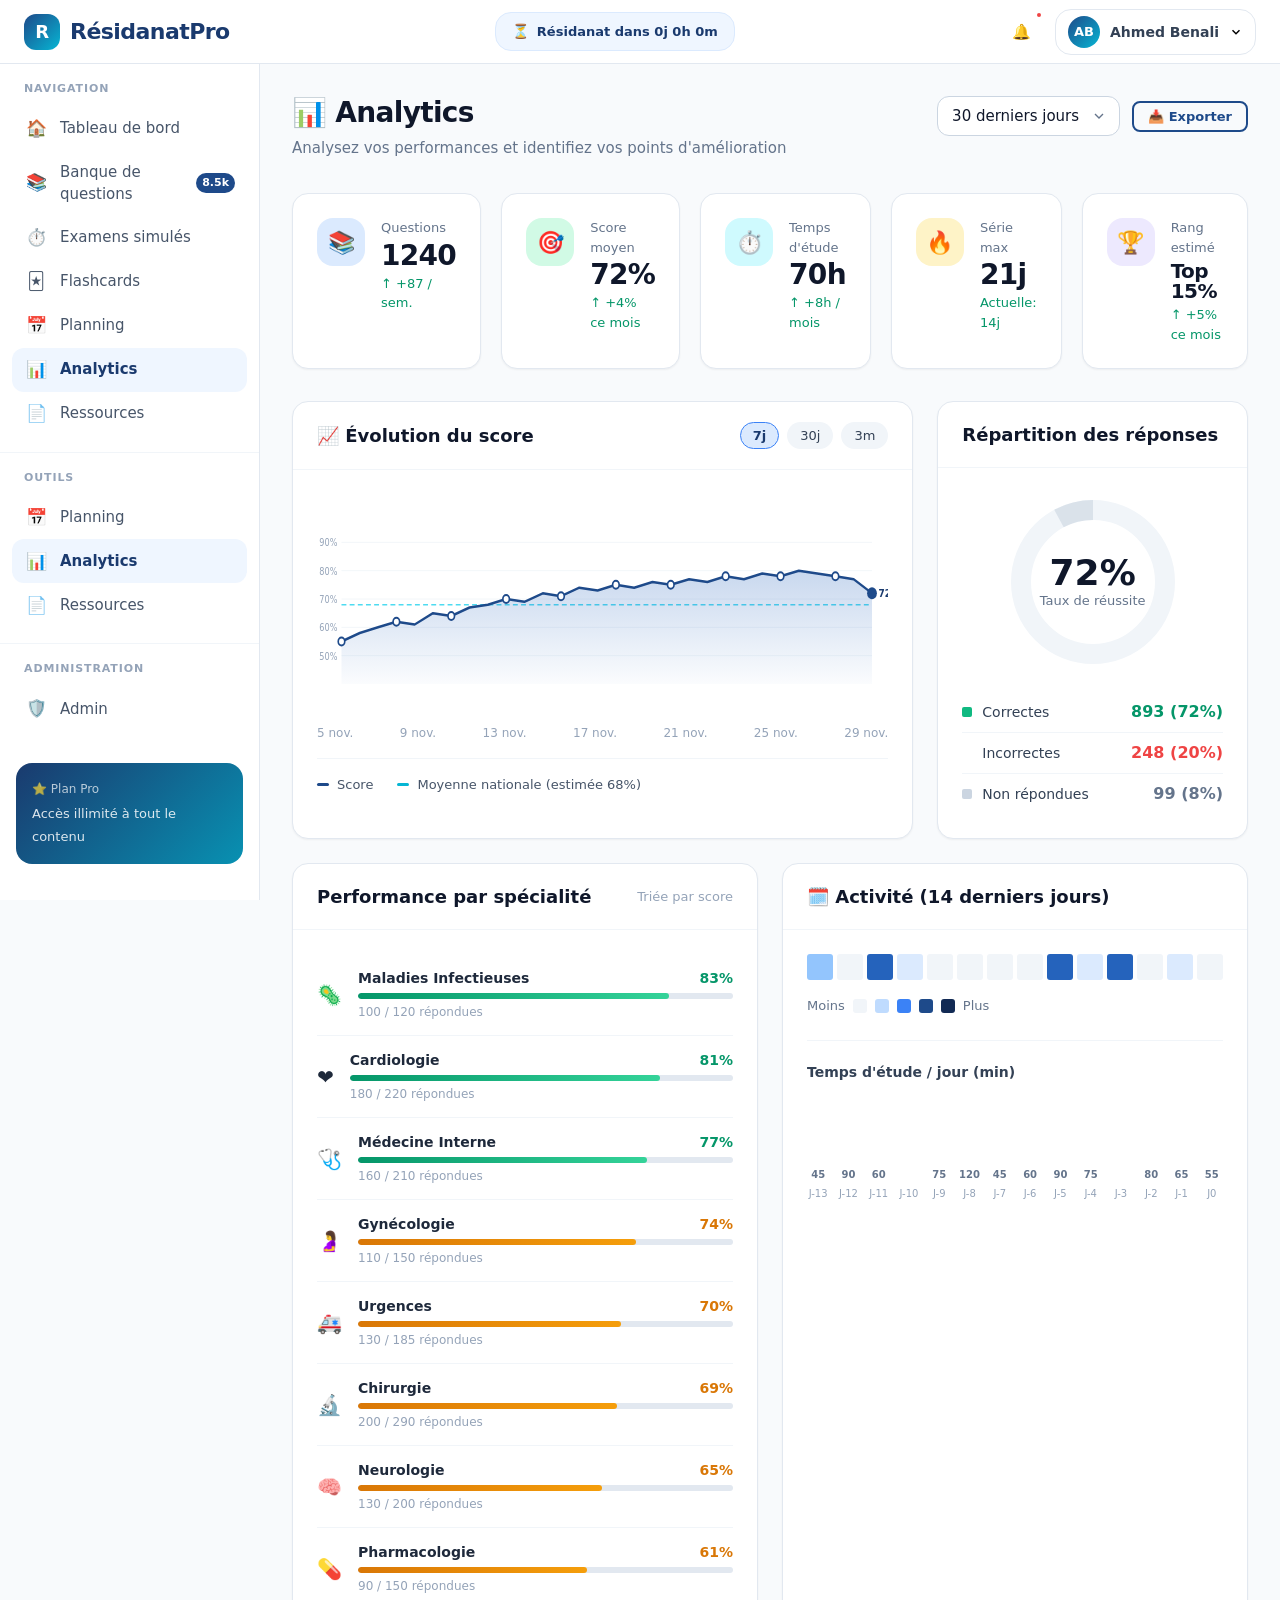
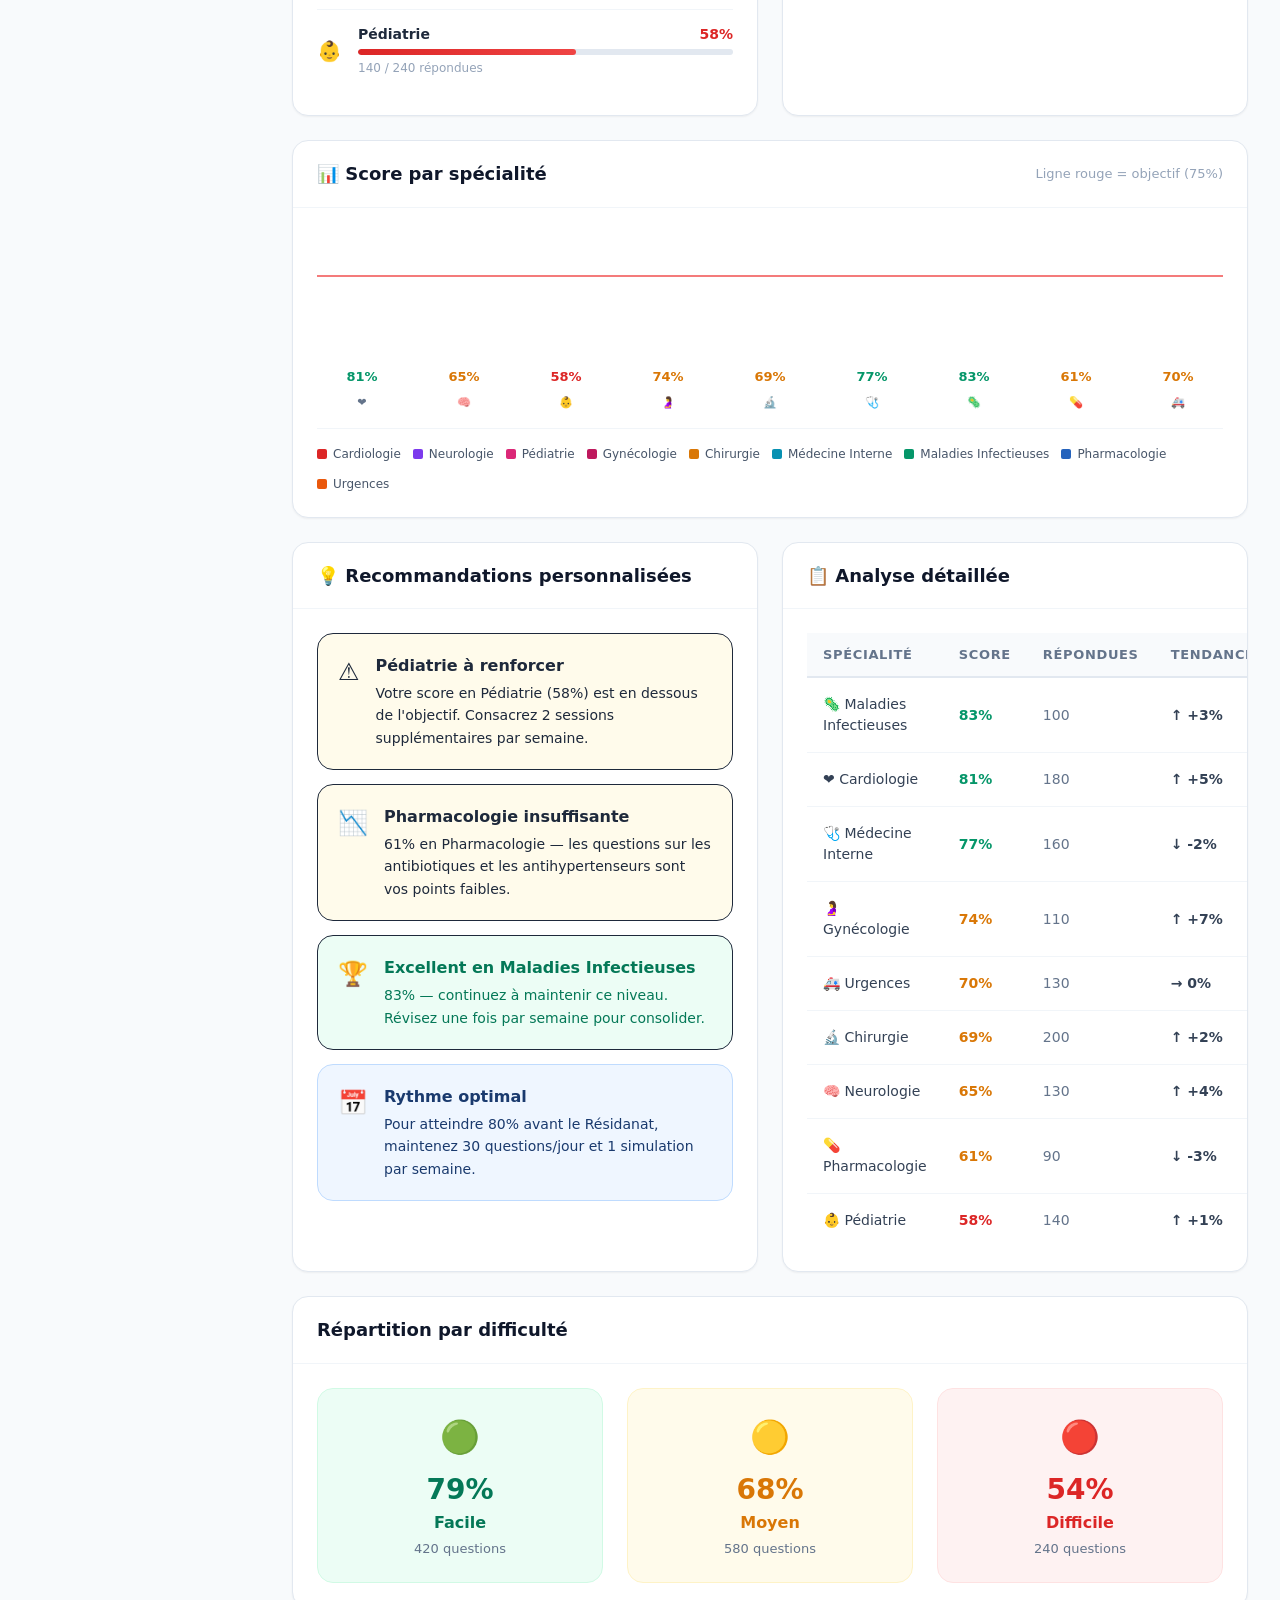
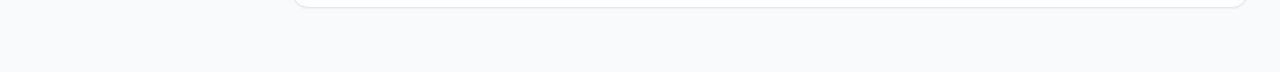
<file: analytics.html>
<!DOCTYPE html>
<html lang="fr">
<head>
  <meta charset="UTF-8">
  <meta name="viewport" content="width=device-width, initial-scale=1.0">
  <title>Analytics — RésidanatPro</title>
  <link rel="stylesheet" href="resources/css/main.css">
  <style>
    .app-layout { padding-top: var(--navbar-height); }
    .app-main { margin-left: var(--sidebar-width); padding: 2rem; }
    @media(max-width:1024px) { .app-main { margin-left:0; } }
    @media(max-width:768px)  { .app-main { padding:1rem; } }
    .chart-section { background:var(--white); border:1px solid var(--gray-200); border-radius:var(--radius-xl); overflow:hidden; box-shadow:var(--shadow-sm); }
    .chart-section .chart-header { padding:1.25rem 1.5rem; border-bottom:1px solid var(--gray-100); display:flex; justify-content:space-between; align-items:center; }
    .chart-section .chart-body  { padding:1.5rem; }
    .spec-row { display:flex; align-items:center; gap:1rem; padding:0.875rem 0; border-bottom:1px solid var(--gray-100); }
    .spec-row:last-child { border-bottom:none; }
    .heatmap-grid { display:grid; grid-template-columns:repeat(14,1fr); gap:4px; }
    .heatmap-cell { aspect-ratio:1; border-radius:3px; }
    .insight-card { padding:1.25rem; border-radius:var(--radius-xl); border:1.5px solid; display:flex; gap:1rem; align-items:flex-start; }
    .insight-card.warn  { background:var(--amber-50);  border-color:var(--amber-200); }
    .insight-card.good  { background:var(--green-50);  border-color:var(--green-200); }
    .insight-card.info  { background:var(--primary-50); border-color:var(--primary-200); }
    .insight-card.tip   { background:var(--cyan-50);   border-color:var(--cyan-200); }
    .trend-up   { color:var(--green-600); }
    .trend-down { color:var(--red-600); }
  </style>
</head>
<body class="app-layout">
<div class="toast-container" id="toastContainer"></div>
<div class="app-main">

  <div class="page-header" style="display:flex;justify-content:space-between;align-items:flex-start;flex-wrap:wrap;gap:1rem;">
    <div>
      <h1>📊 Analytics</h1>
      <p>Analysez vos performances et identifiez vos points d'amélioration</p>
    </div>
    <div style="display:flex;gap:0.75rem;align-items:center;">
      <select class="form-control form-select" id="periodFilter" style="width:auto;" onchange="updateCharts()">
        <option value="7">7 derniers jours</option>
        <option value="30" selected>30 derniers jours</option>
        <option value="90">3 derniers mois</option>
        <option value="all">Tout le temps</option>
      </select>
      <button class="btn btn-outline btn-sm" onclick="exportReport()">📥 Exporter</button>
    </div>
  </div>

  <!-- Global KPI cards -->
  <div style="display:grid;grid-template-columns:repeat(5,1fr);gap:1.25rem;margin-bottom:2rem;" id="kpiGrid">
    <div class="stat-card">
      <div class="stat-icon blue">📚</div>
      <div class="stat-content">
        <div class="stat-label">Questions</div>
        <div class="stat-value" data-target="1240">0</div>
        <div class="stat-change up">↑ +87 / sem.</div>
      </div>
    </div>
    <div class="stat-card">
      <div class="stat-icon green">🎯</div>
      <div class="stat-content">
        <div class="stat-label">Score moyen</div>
        <div class="stat-value" data-target="72" data-suffix="%">0</div>
        <div class="stat-change up">↑ +4% ce mois</div>
      </div>
    </div>
    <div class="stat-card">
      <div class="stat-icon cyan">⏱️</div>
      <div class="stat-content">
        <div class="stat-label">Temps d'étude</div>
        <div class="stat-value" data-target="70" data-suffix="h">0</div>
        <div class="stat-change up">↑ +8h / mois</div>
      </div>
    </div>
    <div class="stat-card">
      <div class="stat-icon amber">🔥</div>
      <div class="stat-content">
        <div class="stat-label">Série max</div>
        <div class="stat-value" data-target="21" data-suffix="j">0</div>
        <div class="stat-change up">Actuelle: 14j</div>
      </div>
    </div>
    <div class="stat-card">
      <div class="stat-icon purple">🏆</div>
      <div class="stat-content">
        <div class="stat-label">Rang estimé</div>
        <div class="stat-value" style="font-size:1.25rem;">Top 15%</div>
        <div class="stat-change up">↑ +5% ce mois</div>
      </div>
    </div>
  </div>

  <!-- Main analytics grid -->
  <div style="display:grid;grid-template-columns:2fr 1fr;gap:1.5rem;margin-bottom:1.5rem;" id="analyticsMainGrid">

    <!-- Score over time chart -->
    <div class="chart-section">
      <div class="chart-header">
        <h5 style="font-weight:700;color:var(--gray-900);">📈 Évolution du score</h5>
        <div style="display:flex;gap:0.5rem;">
          <button class="chip active" onclick="setChartPeriod(7,this)">7j</button>
          <button class="chip" onclick="setChartPeriod(30,this)">30j</button>
          <button class="chip" onclick="setChartPeriod(90,this)">3m</button>
        </div>
      </div>
      <div class="chart-body">
        <!-- SVG Line Chart -->
        <div style="position:relative;height:220px;overflow:hidden;" id="lineChartWrap">
          <svg id="lineChart" width="100%" height="220" viewBox="0 0 700 220" preserveAspectRatio="none"></svg>
        </div>
        <div style="display:flex;justify-content:space-between;margin-top:0.625rem;" id="lineChartLabels"></div>
        <div style="display:flex;gap:1.5rem;margin-top:1rem;padding-top:1rem;border-top:1px solid var(--gray-100);">
          <div style="display:flex;align-items:center;gap:0.5rem;"><div style="width:12px;height:3px;border-radius:2px;background:var(--primary-600);"></div><span style="font-size:0.8125rem;color:var(--gray-600);">Score</span></div>
          <div style="display:flex;align-items:center;gap:0.5rem;"><div style="width:12px;height:3px;border-radius:2px;background:var(--cyan-500);border-top:2px dashed var(--cyan-500);"></div><span style="font-size:0.8125rem;color:var(--gray-600);">Moyenne nationale (estimée 68%)</span></div>
        </div>
      </div>
    </div>

    <!-- Score distribution donut -->
    <div class="chart-section">
      <div class="chart-header"><h5 style="font-weight:700;color:var(--gray-900);">Répartition des réponses</h5></div>
      <div class="chart-body" style="display:flex;flex-direction:column;align-items:center;gap:1.25rem;">
        <div style="position:relative;width:180px;height:180px;">
          <svg width="180" height="180" viewBox="0 0 180 180" style="transform:rotate(-90deg);">
            <!-- Background -->
            <circle cx="90" cy="90" r="72" fill="none" stroke="var(--gray-100)" stroke-width="20"/>
            <!-- Correct: 72% -->
            <circle cx="90" cy="90" r="72" fill="none" stroke="var(--green-500)" stroke-width="20"
              stroke-dasharray="452.4" stroke-dashoffset="452.4" stroke-linecap="round"
              style="transition:stroke-dashoffset 1.2s ease;" data-offset="126.7"/>
            <!-- Incorrect: 20% -->
            <circle cx="90" cy="90" r="72" fill="none" stroke="var(--red-400)" stroke-width="20"
              stroke-dasharray="452.4" stroke-dashoffset="-325.7" opacity="0.8"
              style="transition:stroke-dashoffset 1.4s ease;"/>
            <!-- Skipped: 8% -->
            <circle cx="90" cy="90" r="72" fill="none" stroke="var(--gray-300)" stroke-width="20"
              stroke-dasharray="452.4" stroke-dashoffset="-416.2" opacity="0.6"
              style="transition:stroke-dashoffset 1.6s ease;"/>
          </svg>
          <div style="position:absolute;inset:0;display:flex;flex-direction:column;align-items:center;justify-content:center;">
            <span style="font-size:2.25rem;font-weight:900;color:var(--gray-900);line-height:1;">72%</span>
            <span style="font-size:0.8125rem;color:var(--gray-500);">Taux de réussite</span>
          </div>
        </div>
        <div style="width:100%;">
          <div style="display:flex;align-items:center;justify-content:space-between;padding:0.5rem 0;border-bottom:1px solid var(--gray-100);">
            <div style="display:flex;align-items:center;gap:0.625rem;"><div style="width:10px;height:10px;border-radius:2px;background:var(--green-500);"></div><span style="font-size:0.875rem;color:var(--gray-700);">Correctes</span></div>
            <span style="font-weight:700;color:var(--green-600);">893 (72%)</span>
          </div>
          <div style="display:flex;align-items:center;justify-content:space-between;padding:0.5rem 0;border-bottom:1px solid var(--gray-100);">
            <div style="display:flex;align-items:center;gap:0.625rem;"><div style="width:10px;height:10px;border-radius:2px;background:var(--red-400);"></div><span style="font-size:0.875rem;color:var(--gray-700);">Incorrectes</span></div>
            <span style="font-weight:700;color:var(--red-500);">248 (20%)</span>
          </div>
          <div style="display:flex;align-items:center;justify-content:space-between;padding:0.5rem 0;">
            <div style="display:flex;align-items:center;gap:0.625rem;"><div style="width:10px;height:10px;border-radius:2px;background:var(--gray-300);"></div><span style="font-size:0.875rem;color:var(--gray-700);">Non répondues</span></div>
            <span style="font-weight:700;color:var(--gray-500);">99 (8%)</span>
          </div>
        </div>
      </div>
    </div>
  </div>

  <!-- Specialty performance + heatmap -->
  <div style="display:grid;grid-template-columns:1fr 1fr;gap:1.5rem;margin-bottom:1.5rem;" id="analyticsSecGrid">

    <!-- Specialty breakdown -->
    <div class="chart-section">
      <div class="chart-header">
        <h5 style="font-weight:700;color:var(--gray-900);">Performance par spécialité</h5>
        <span style="font-size:0.8125rem;color:var(--gray-400);">Triée par score</span>
      </div>
      <div class="chart-body" id="specBreakdown"></div>
    </div>

    <!-- Activity heatmap -->
    <div class="chart-section">
      <div class="chart-header">
        <h5 style="font-weight:700;color:var(--gray-900);">🗓️ Activité (14 derniers jours)</h5>
      </div>
      <div class="chart-body">
        <div class="heatmap-grid" id="heatmapGrid"></div>
        <div style="display:flex;gap:0.5rem;align-items:center;margin-top:1rem;font-size:0.8125rem;color:var(--gray-500);">
          <span>Moins</span>
          <div style="width:14px;height:14px;border-radius:3px;background:var(--gray-100);"></div>
          <div style="width:14px;height:14px;border-radius:3px;background:var(--primary-200);"></div>
          <div style="width:14px;height:14px;border-radius:3px;background:var(--primary-400);"></div>
          <div style="width:14px;height:14px;border-radius:3px;background:var(--primary-600);"></div>
          <div style="width:14px;height:14px;border-radius:3px;background:var(--primary-800);"></div>
          <span>Plus</span>
        </div>
        <!-- Weekly bar chart of study time -->
        <div style="margin-top:1.5rem;border-top:1px solid var(--gray-100);padding-top:1.25rem;">
          <p style="font-size:0.875rem;font-weight:600;color:var(--gray-700);margin-bottom:1rem;">Temps d'étude / jour (min)</p>
          <div style="display:flex;align-items:flex-end;gap:0.5rem;height:100px;" id="studyTimeChart"></div>
        </div>
      </div>
    </div>
  </div>

  <!-- Bar chart: scores by specialty -->
  <div class="chart-section" style="margin-bottom:1.5rem;">
    <div class="chart-header">
      <h5 style="font-weight:700;color:var(--gray-900);">📊 Score par spécialité</h5>
      <span style="font-size:0.8125rem;color:var(--gray-400);">Ligne rouge = objectif (75%)</span>
    </div>
    <div class="chart-body">
      <div style="position:relative;height:180px;display:flex;align-items:flex-end;gap:0.75rem;" id="specBarChart"></div>
      <div style="display:flex;flex-wrap:wrap;gap:0.75rem;margin-top:1rem;padding-top:1rem;border-top:1px solid var(--gray-100);" id="specBarLegend"></div>
    </div>
  </div>

  <!-- Insights + recommendations -->
  <div style="display:grid;grid-template-columns:1fr 1fr;gap:1.5rem;margin-bottom:1.5rem;" id="insightsGrid">
    <div class="chart-section">
      <div class="chart-header"><h5 style="font-weight:700;color:var(--gray-900);">💡 Recommandations personnalisées</h5></div>
      <div class="chart-body" style="display:flex;flex-direction:column;gap:0.875rem;">
        <div class="insight-card warn">
          <span style="font-size:1.5rem;">⚠️</span>
          <div>
            <div style="font-weight:700;color:var(--amber-700);margin-bottom:0.25rem;">Pédiatrie à renforcer</div>
            <p style="font-size:0.875rem;color:var(--amber-700);line-height:1.6;">Votre score en Pédiatrie (58%) est en dessous de l'objectif. Consacrez 2 sessions supplémentaires par semaine.</p>
          </div>
        </div>
        <div class="insight-card warn">
          <span style="font-size:1.5rem;">📉</span>
          <div>
            <div style="font-weight:700;color:var(--amber-700);margin-bottom:0.25rem;">Pharmacologie insuffisante</div>
            <p style="font-size:0.875rem;color:var(--amber-700);line-height:1.6;">61% en Pharmacologie — les questions sur les antibiotiques et les antihypertenseurs sont vos points faibles.</p>
          </div>
        </div>
        <div class="insight-card good">
          <span style="font-size:1.5rem;">🏆</span>
          <div>
            <div style="font-weight:700;color:var(--green-700);margin-bottom:0.25rem;">Excellent en Maladies Infectieuses</div>
            <p style="font-size:0.875rem;color:var(--green-700);line-height:1.6;">83% — continuez à maintenir ce niveau. Révisez une fois par semaine pour consolider.</p>
          </div>
        </div>
        <div class="insight-card info">
          <span style="font-size:1.5rem;">📅</span>
          <div>
            <div style="font-weight:700;color:var(--primary-700);margin-bottom:0.25rem;">Rythme optimal</div>
            <p style="font-size:0.875rem;color:var(--primary-700);line-height:1.6;">Pour atteindre 80% avant le Résidanat, maintenez 30 questions/jour et 1 simulation par semaine.</p>
          </div>
        </div>
      </div>
    </div>

    <div class="chart-section">
      <div class="chart-header"><h5 style="font-weight:700;color:var(--gray-900);">📋 Analyse détaillée</h5></div>
      <div class="chart-body">
        <table class="data-table" style="font-size:0.875rem;">
          <thead>
            <tr>
              <th>Spécialité</th>
              <th>Score</th>
              <th>Répondues</th>
              <th>Tendance</th>
            </tr>
          </thead>
          <tbody id="analyticsTable"></tbody>
        </table>
      </div>
    </div>
  </div>

  <!-- Difficulty breakdown -->
  <div class="chart-section" style="margin-bottom:2rem;">
    <div class="chart-header"><h5 style="font-weight:700;color:var(--gray-900);">Répartition par difficulté</h5></div>
    <div class="chart-body">
      <div style="display:grid;grid-template-columns:repeat(3,1fr);gap:1.5rem;" id="diffGrid">
        <div style="text-align:center;padding:1.5rem;background:var(--green-50);border-radius:var(--radius-xl);border:1.5px solid var(--green-100);">
          <div style="font-size:2rem;margin-bottom:0.5rem;">🟢</div>
          <div style="font-size:1.75rem;font-weight:800;color:var(--green-700);">79%</div>
          <div style="font-weight:600;color:var(--green-700);margin-bottom:0.25rem;">Facile</div>
          <div style="font-size:0.8125rem;color:var(--gray-500);">420 questions</div>
        </div>
        <div style="text-align:center;padding:1.5rem;background:var(--amber-50);border-radius:var(--radius-xl);border:1.5px solid var(--amber-100);">
          <div style="font-size:2rem;margin-bottom:0.5rem;">🟡</div>
          <div style="font-size:1.75rem;font-weight:800;color:var(--amber-600);">68%</div>
          <div style="font-weight:600;color:var(--amber-600);margin-bottom:0.25rem;">Moyen</div>
          <div style="font-size:0.8125rem;color:var(--gray-500);">580 questions</div>
        </div>
        <div style="text-align:center;padding:1.5rem;background:var(--red-50);border-radius:var(--radius-xl);border:1.5px solid var(--red-100);">
          <div style="font-size:2rem;margin-bottom:0.5rem;">🔴</div>
          <div style="font-size:1.75rem;font-weight:800;color:var(--red-600);">54%</div>
          <div style="font-weight:600;color:var(--red-600);margin-bottom:0.25rem;">Difficile</div>
          <div style="font-size:0.8125rem;color:var(--gray-500);">240 questions</div>
        </div>
      </div>
    </div>
  </div>

</div>

<script src="resources/js/app.js"></script>
<script src="resources/js/layout.js"></script>
<script>
if (!Auth.isLogged()) {
  localStorage.setItem('rp_user', JSON.stringify({id:'1',firstName:'Ahmed',lastName:'Benali',email:'demo@residanatpro.dz',specialty:'Cardiologie',university:"Faculté d'Alger",examDate:'2026-07-08',plan:'pro',avatar:'AB'}));
  localStorage.setItem('rp_logged','1');
}
renderLayout();

// Animate counters
document.querySelectorAll('.stat-value[data-target]').forEach(el => {
  const t = parseInt(el.dataset.target), suf = el.dataset.suffix || '';
  animateCounter(el, t);
  if (suf) setTimeout(() => { el.textContent += suf; }, 1250);
});

// Line chart (SVG)
const scoreData7  = [62,65,68,71,70,74,72];
const scoreData30 = [55,58,60,62,61,65,64,67,68,70,69,72,71,74,73,75,74,76,75,77,76,78,77,79,78,80,79,78,77,72];
const scoreData90 = Array.from({length:90}, (_,i) => Math.max(50, Math.min(85, 55 + i * 0.3 + (Math.random()-0.5)*6)));

function drawLineChart(data) {
  const svg = document.getElementById('lineChart');
  const W = 700, H = 220, pad = { t:20, b:30, l:30, r:20 };
  const chartW = W - pad.l - pad.r, chartH = H - pad.t - pad.b;
  const minV = 40, maxV = 100;
  const xStep = chartW / (data.length - 1);
  const yScale = v => chartH - ((v - minV) / (maxV - minV)) * chartH;

  const pts = data.map((v,i) => [pad.l + i*xStep, pad.t + yScale(v)]);
  const pathD = pts.map((p,i) => (i===0?'M':'L') + p[0].toFixed(1)+','+p[1].toFixed(1)).join(' ');

  // Area fill
  const areaD = pathD + ` L${pts[pts.length-1][0]},${pad.t+chartH} L${pts[0][0]},${pad.t+chartH} Z`;

  // Avg line at 68%
  const avgY = pad.t + yScale(68);

  svg.innerHTML = `
    <defs>
      <linearGradient id="lineGrad" x1="0" y1="0" x2="0" y2="1">
        <stop offset="0%" stop-color="var(--primary-500)" stop-opacity="0.25"/>
        <stop offset="100%" stop-color="var(--primary-500)" stop-opacity="0.02"/>
      </linearGradient>
    </defs>
    <!-- Grid lines -->
    ${[50,60,70,80,90].map(v => {
      const y = pad.t + yScale(v);
      return `<line x1="${pad.l}" y1="${y}" x2="${W-pad.r}" y2="${y}" stroke="var(--gray-100)" stroke-width="1"/>
              <text x="${pad.l-5}" y="${y+4}" text-anchor="end" font-size="10" fill="var(--gray-400)">${v}%</text>`;
    }).join('')}
    <!-- National avg dashed line -->
    <line x1="${pad.l}" y1="${avgY}" x2="${W-pad.r}" y2="${avgY}" stroke="var(--cyan-400)" stroke-width="1.5" stroke-dasharray="6,4" opacity="0.8"/>
    <!-- Area fill -->
    <path d="${areaD}" fill="url(#lineGrad)"/>
    <!-- Score line -->
    <path d="${pathD}" fill="none" stroke="var(--primary-600)" stroke-width="2.5" stroke-linecap="round" stroke-linejoin="round"/>
    <!-- Data points -->
    ${pts.filter((_,i) => i % Math.max(1, Math.floor(data.length/10)) === 0 || i===pts.length-1).map(p => `
      <circle cx="${p[0]}" cy="${p[1]}" r="4" fill="white" stroke="var(--primary-600)" stroke-width="2"/>
    `).join('')}
    <!-- Last point highlight -->
    <circle cx="${pts[pts.length-1][0]}" cy="${pts[pts.length-1][1]}" r="6" fill="var(--primary-600)"/>
    <text x="${pts[pts.length-1][0]+8}" y="${pts[pts.length-1][1]+4}" font-size="11" font-weight="700" fill="var(--primary-700)">${data[data.length-1]}%</text>
  `;

  // Labels
  const labelsEl = document.getElementById('lineChartLabels');
  const labelCount = Math.min(7, data.length);
  const step = Math.floor((data.length-1)/(labelCount-1));
  labelsEl.innerHTML = Array.from({length:labelCount}, (_,i) => {
    const di = Math.min(i*step, data.length-1);
    const d = new Date(); d.setDate(d.getDate() - (data.length-1-di));
    return `<span style="font-size:0.75rem;color:var(--gray-400);">${d.toLocaleDateString('fr-FR',{day:'numeric',month:'short'})}</span>`;
  }).join('');
}

let currentPeriod = 30;
function setChartPeriod(days, btn) {
  currentPeriod = days;
  document.querySelectorAll('.chip').forEach(c => c.classList.remove('active'));
  btn.classList.add('active');
  const data = days === 7 ? scoreData7 : days === 90 ? scoreData90 : scoreData30;
  drawLineChart(data);
}
drawLineChart(scoreData30);

function updateCharts() { drawLineChart(scoreData30); }

// Specialty breakdown
const specs = Store.get('specialty_scores', [
  { name:'Cardiologie', emoji:'❤️', score:81, answered:180, total:220, color:'#dc2626' },
  { name:'Neurologie',  emoji:'🧠', score:65, answered:130, total:200, color:'#7c3aed' },
  { name:'Pédiatrie',   emoji:'👶', score:58, answered:140, total:240, color:'#db2777' },
  { name:'Gynécologie', emoji:'🤰', score:74, answered:110, total:150, color:'#be185d' },
  { name:'Chirurgie',   emoji:'🔬', score:69, answered:200, total:290, color:'#d97706' },
  { name:'Méd. Interne',emoji:'🩺', score:77, answered:160, total:210, color:'#0891b2' },
  { name:'Infectieuses',emoji:'🦠', score:83, answered:100, total:120, color:'#059669' },
  { name:'Pharmacologie',emoji:'💊', score:61, answered:90,  total:150, color:'#2563bc' },
  { name:'Urgences',    emoji:'🚑', score:70, answered:130, total:185, color:'#ea580c' },
]);

const sorted = [...specs].sort((a,b) => b.score - a.score);

document.getElementById('specBreakdown').innerHTML = sorted.map(s => `
  <div class="spec-row">
    <span style="font-size:1.25rem;flex-shrink:0;">${s.emoji}</span>
    <div style="flex:1;min-width:0;">
      <div style="display:flex;justify-content:space-between;margin-bottom:0.25rem;">
        <span style="font-size:0.875rem;font-weight:600;color:var(--gray-800);">${s.name}</span>
        <span style="font-weight:700;font-size:0.875rem;color:${s.score>=75?'var(--green-600)':s.score>=60?'var(--amber-600)':'var(--red-600)'};">${s.score}%</span>
      </div>
      <div class="progress" style="height:6px;">
        <div class="progress-bar ${s.score>=75?'green':s.score>=60?'amber':'red'}" style="width:${s.score}%;"></div>
      </div>
      <div style="font-size:0.75rem;color:var(--gray-400);margin-top:0.25rem;">${s.answered} / ${s.total} répondues</div>
    </div>
  </div>
`).join('');

// Bar chart by specialty
const barContainer = document.getElementById('specBarChart');
const legendContainer = document.getElementById('specBarLegend');
specs.forEach(s => {
  const pct = s.score;
  const col = document.createElement('div');
  col.style.cssText = 'display:flex;flex-direction:column;align-items:center;gap:0.25rem;flex:1;';
  col.innerHTML = `
    <span style="font-size:0.8125rem;font-weight:700;color:${pct>=75?'var(--green-600)':pct>=60?'var(--amber-600)':'var(--red-600)'};">${pct}%</span>
    <div style="width:100%;border-radius:6px 6px 0 0;background:${s.color};opacity:0.85;height:0%;transition:height 0.9s ease;" data-h="${pct}%"></div>
    <span style="font-size:0.7rem;color:var(--gray-500);text-align:center;white-space:nowrap;">${s.emoji}</span>`;
  barContainer.appendChild(col);
  const leg = document.createElement('div');
  leg.style.cssText = 'display:flex;align-items:center;gap:0.375rem;';
  leg.innerHTML = `<div style="width:10px;height:10px;border-radius:2px;background:${s.color};"></div><span style="font-size:0.75rem;color:var(--gray-600);">${s.name}</span>`;
  legendContainer.appendChild(leg);
});
// Target line overlay
barContainer.style.position = 'relative';
const targetLine = document.createElement('div');
targetLine.style.cssText = 'position:absolute;left:0;right:0;height:2px;background:var(--red-500);bottom:calc(75%);opacity:0.7;';
barContainer.appendChild(targetLine);
setTimeout(() => barContainer.querySelectorAll('[data-h]').forEach(b => b.style.height = b.dataset.h), 200);

// Heatmap
const heatmap = document.getElementById('heatmapGrid');
const activities = Array.from({length:14}, () => Math.floor(Math.random()*5));
const colors = ['var(--gray-100)','var(--primary-100)','var(--primary-300)','var(--primary-500)','var(--primary-700)'];
activities.forEach((level, i) => {
  const cell = document.createElement('div');
  cell.className = 'heatmap-cell';
  cell.style.background = colors[level];
  cell.title = `${level * 15} minutes il y a ${13-i} jours`;
  heatmap.appendChild(cell);
});

// Study time chart
const studyChart = document.getElementById('studyTimeChart');
const studyData = [45,90,60,0,75,120,45,60,90,75,0,80,65,55];
const maxStudy = Math.max(...studyData, 120);
studyData.forEach((v, i) => {
  const pct = Math.round(v / maxStudy * 100);
  const wrap = document.createElement('div');
  wrap.style.cssText = 'flex:1;display:flex;flex-direction:column;align-items:center;gap:2px;';
  wrap.innerHTML = `
    <span style="font-size:0.625rem;color:var(--gray-500);font-weight:600;">${v||''}</span>
    <div style="width:100%;border-radius:3px 3px 0 0;background:${i===13?'var(--cyan-500)':'var(--cyan-200)'};height:0%;transition:height 0.8s ease;" data-h="${pct}%"></div>
    <span style="font-size:0.625rem;color:var(--gray-400);">J${i-13||'0'}</span>`;
  studyChart.appendChild(wrap);
});
setTimeout(() => studyChart.querySelectorAll('[data-h]').forEach(b => b.style.height = b.dataset.h), 200);

// Analytics table
const trends = ['↑ +3%','↑ +5%','↓ -2%','↑ +7%','→ 0%','↑ +2%','↑ +4%','↓ -3%','↑ +1%'];
document.getElementById('analyticsTable').innerHTML = sorted.map((s,i) => `
  <tr>
    <td>${s.emoji} ${s.name}</td>
    <td><span style="font-weight:700;color:${s.score>=75?'var(--green-600)':s.score>=60?'var(--amber-600)':'var(--red-600)'};">${s.score}%</span></td>
    <td style="color:var(--gray-500);">${s.answered}</td>
    <td class="${trends[i].startsWith('↑')?'trend-up':trends[i].startsWith('↓')?'trend-down':''}" style="font-weight:600;">${trends[i]}</td>
  </tr>
`).join('');

function exportReport() {
  showToast('Rapport en cours de génération...', 'info');
  setTimeout(() => showToast('Rapport exporté avec succès ! (PDF)', 'success'), 1500);
}

// Responsive
function adjustAnalyticsGrids() {
  const kg = document.getElementById('kpiGrid');
  const mg = document.getElementById('analyticsMainGrid');
  const sg = document.getElementById('analyticsSecGrid');
  const ig = document.getElementById('insightsGrid');
  const dg = document.getElementById('diffGrid');
  if (kg) kg.style.gridTemplateColumns = window.innerWidth < 900 ? 'repeat(3,1fr)' : window.innerWidth < 600 ? 'repeat(2,1fr)' : 'repeat(5,1fr)';
  if (mg) mg.style.gridTemplateColumns = window.innerWidth < 960 ? '1fr' : '2fr 1fr';
  if (sg) sg.style.gridTemplateColumns = window.innerWidth < 960 ? '1fr' : '1fr 1fr';
  if (ig) ig.style.gridTemplateColumns = window.innerWidth < 960 ? '1fr' : '1fr 1fr';
  if (dg) dg.style.gridTemplateColumns = window.innerWidth < 600 ? '1fr' : 'repeat(3,1fr)';
}
adjustAnalyticsGrids(); window.addEventListener('resize', adjustAnalyticsGrids);
</script>
</body>
</html>
</file>
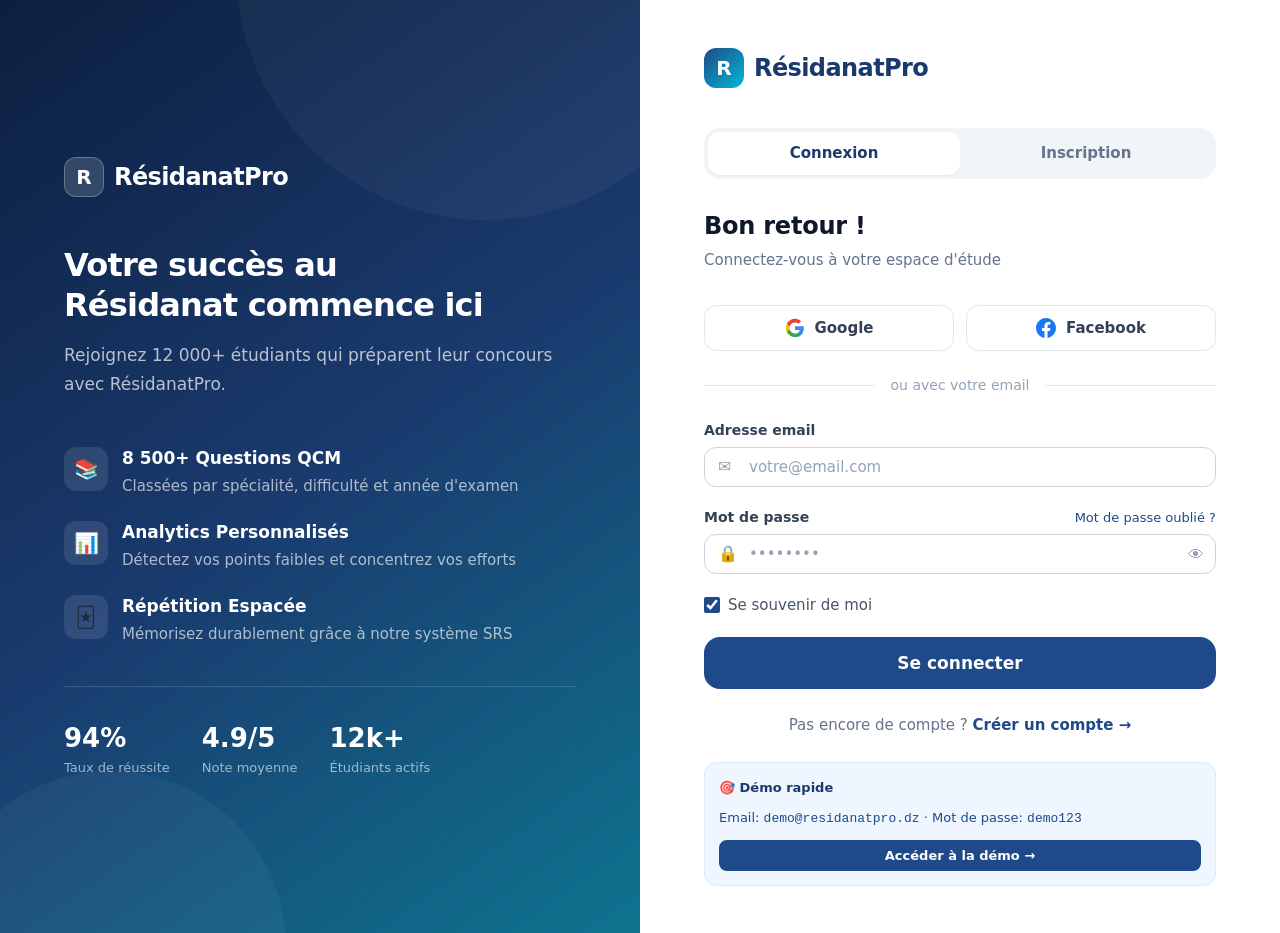
<file: auth.html>
<!DOCTYPE html>
<html lang="fr">
<head>
  <meta charset="UTF-8">
  <meta name="viewport" content="width=device-width, initial-scale=1.0">
  <title>Connexion / Inscription — RésidanatPro</title>
  <link rel="stylesheet" href="resources/css/main.css">
  <style>
    body { background: var(--gray-50); }
    .auth-layout { min-height: 100vh; display: grid; grid-template-columns: 1fr 1fr; }
    .auth-visual {
      background: linear-gradient(145deg, var(--primary-900) 0%, var(--primary-700) 50%, var(--cyan-700) 100%);
      display: flex; flex-direction: column; justify-content: center; padding: 4rem;
      position: relative; overflow: hidden;
    }
    .auth-visual::before { content:''; position:absolute; top:-30%; right:-15%; width:500px; height:500px; border-radius:50%; background:rgba(255,255,255,0.04); }
    .auth-visual::after  { content:''; position:absolute; bottom:-20%; left:-10%; width:350px; height:350px; border-radius:50%; background:rgba(255,255,255,0.04); }
    .auth-form-side { display:flex; flex-direction:column; justify-content:center; padding:3rem 4rem; background:var(--white); overflow-y:auto; }
    .auth-logo { display:flex; align-items:center; gap:0.625rem; margin-bottom:2.5rem; text-decoration:none; }
    .auth-logo .logo-icon { width:2.5rem; height:2.5rem; background:linear-gradient(135deg,var(--primary-600),var(--cyan-500)); border-radius:var(--radius-lg); display:flex; align-items:center; justify-content:center; color:white; font-size:1.25rem; font-weight:900; }
    .auth-logo span { font-size:1.5rem; font-weight:800; color:var(--primary-700); letter-spacing:-0.025em; }
    .auth-tabs { display:flex; gap:0; background:var(--gray-100); border-radius:var(--radius-xl); padding:4px; margin-bottom:2rem; }
    .auth-tab { flex:1; text-align:center; padding:0.625rem 1rem; font-size:0.9375rem; font-weight:600; color:var(--gray-500); border-radius:var(--radius-lg); cursor:pointer; transition:var(--transition); }
    .auth-tab.active { background:var(--white); color:var(--primary-700); box-shadow:var(--shadow-sm); }
    .form-panel { display:none; }
    .form-panel.active { display:block; }
    .social-btn { display:flex; align-items:center; justify-content:center; gap:0.625rem; padding:0.75rem; border:1.5px solid var(--gray-200); border-radius:var(--radius-lg); font-weight:600; color:var(--gray-700); cursor:pointer; transition:var(--transition); background:var(--white); font-size:0.9375rem; }
    .social-btn:hover { border-color:var(--gray-300); background:var(--gray-50); box-shadow:var(--shadow-sm); }
    .strength-bar { height:4px; border-radius:9999px; background:var(--gray-200); overflow:hidden; margin-top:0.375rem; }
    .strength-fill { height:100%; border-radius:9999px; transition:width 0.3s ease, background 0.3s; }
    .feature-item { display:flex; align-items:flex-start; gap:0.875rem; margin-bottom:1.5rem; }
    .feature-item .icon { width:2.75rem; height:2.75rem; border-radius:var(--radius-lg); background:rgba(255,255,255,0.1); display:flex; align-items:center; justify-content:center; font-size:1.25rem; flex-shrink:0; }
    .feature-item .text h5 { color:white; font-size:1.0625rem; margin-bottom:0.25rem; }
    .feature-item .text p { color:rgba(255,255,255,0.65); font-size:0.9375rem; line-height:1.5; }
    @media (max-width:1023px) { .auth-layout { grid-template-columns:1fr; } .auth-visual { display:none; } .auth-form-side { padding:2rem 1.5rem; } }
  </style>
</head>
<body>

<div class="auth-layout">
  <!-- Left visual panel -->
  <div class="auth-visual">
    <div style="position:relative;z-index:1;">
      <a href="index.html" style="display:inline-flex;align-items:center;gap:0.625rem;margin-bottom:3rem;text-decoration:none;">
        <div style="width:2.5rem;height:2.5rem;background:rgba(255,255,255,0.15);border:1px solid rgba(255,255,255,0.25);border-radius:var(--radius-lg);display:flex;align-items:center;justify-content:center;color:white;font-size:1.25rem;font-weight:900;">R</div>
        <span style="font-size:1.5rem;font-weight:800;color:white;letter-spacing:-0.025em;">RésidanatPro</span>
      </a>
      <h2 style="font-size:2rem;font-weight:800;color:white;line-height:1.25;letter-spacing:-0.025em;margin-bottom:1rem;">Votre succès au<br>Résidanat commence ici</h2>
      <p style="color:rgba(255,255,255,0.7);line-height:1.7;margin-bottom:3rem;font-size:1.0625rem;">Rejoignez 12 000+ étudiants qui préparent leur concours avec RésidanatPro.</p>

      <div class="feature-item">
        <div class="icon">📚</div>
        <div class="text"><h5>8 500+ Questions QCM</h5><p>Classées par spécialité, difficulté et année d'examen</p></div>
      </div>
      <div class="feature-item">
        <div class="icon">📊</div>
        <div class="text"><h5>Analytics Personnalisés</h5><p>Détectez vos points faibles et concentrez vos efforts</p></div>
      </div>
      <div class="feature-item">
        <div class="icon">🃏</div>
        <div class="text"><h5>Répétition Espacée</h5><p>Mémorisez durablement grâce à notre système SRS</p></div>
      </div>

      <!-- Stats -->
      <div style="display:flex;gap:2rem;margin-top:2.5rem;padding-top:2rem;border-top:1px solid rgba(255,255,255,0.15);">
        <div><div style="font-size:1.625rem;font-weight:800;color:white;">94%</div><div style="font-size:0.8125rem;color:rgba(255,255,255,0.6);">Taux de réussite</div></div>
        <div><div style="font-size:1.625rem;font-weight:800;color:white;">4.9/5</div><div style="font-size:0.8125rem;color:rgba(255,255,255,0.6);">Note moyenne</div></div>
        <div><div style="font-size:1.625rem;font-weight:800;color:white;">12k+</div><div style="font-size:0.8125rem;color:rgba(255,255,255,0.6);">Étudiants actifs</div></div>
      </div>
    </div>
  </div>

  <!-- Right form panel -->
  <div class="auth-form-side">
    <a href="index.html" class="auth-logo">
      <div class="logo-icon">R</div>
      <span>RésidanatPro</span>
    </a>

    <!-- Tabs -->
    <div class="auth-tabs">
      <div class="auth-tab active" id="tabLogin" onclick="switchTab('login')">Connexion</div>
      <div class="auth-tab" id="tabRegister" onclick="switchTab('register')">Inscription</div>
    </div>

    <!-- LOGIN FORM -->
    <div class="form-panel active" id="panelLogin">
      <h3 style="margin-bottom:0.375rem;color:var(--gray-900);">Bon retour !</h3>
      <p style="color:var(--gray-500);margin-bottom:2rem;font-size:0.9375rem;">Connectez-vous à votre espace d'étude</p>

      <div style="display:grid;grid-template-columns:1fr 1fr;gap:0.75rem;margin-bottom:1.5rem;">
        <button class="social-btn" onclick="demoLogin()">
          <svg width="20" height="20" viewBox="0 0 24 24"><path d="M22.56 12.25c0-.78-.07-1.53-.2-2.25H12v4.26h5.92c-.26 1.37-1.04 2.53-2.21 3.31v2.77h3.57c2.08-1.92 3.28-4.74 3.28-8.09z" fill="#4285F4"/><path d="M12 23c2.97 0 5.46-.98 7.28-2.66l-3.57-2.77c-.98.66-2.23 1.06-3.71 1.06-2.86 0-5.29-1.93-6.16-4.53H2.18v2.84C3.99 20.53 7.7 23 12 23z" fill="#34A853"/><path d="M5.84 14.09c-.22-.66-.35-1.36-.35-2.09s.13-1.43.35-2.09V7.07H2.18C1.43 8.55 1 10.22 1 12s.43 3.45 1.18 4.93l2.85-2.22.81-.62z" fill="#FBBC05"/><path d="M12 5.38c1.62 0 3.06.56 4.21 1.64l3.15-3.15C17.45 2.09 14.97 1 12 1 7.7 1 3.99 3.47 2.18 7.07l3.66 2.84c.87-2.6 3.3-4.53 6.16-4.53z" fill="#EA4335"/></svg>
          Google
        </button>
        <button class="social-btn" onclick="demoLogin()">
          <svg width="20" height="20" viewBox="0 0 24 24" fill="#1877F2"><path d="M24 12.073c0-6.627-5.373-12-12-12s-12 5.373-12 12c0 5.99 4.388 10.954 10.125 11.854v-8.385H7.078v-3.47h3.047V9.43c0-3.007 1.792-4.669 4.533-4.669 1.312 0 2.686.235 2.686.235v2.953H15.83c-1.491 0-1.956.925-1.956 1.874v2.25h3.328l-.532 3.47h-2.796v8.385C19.612 23.027 24 18.062 24 12.073z"/></svg>
          Facebook
        </button>
      </div>

      <div class="divider-text">ou avec votre email</div>

      <form id="loginForm" onsubmit="handleLogin(event)">
        <div class="form-group">
          <label class="form-label">Adresse email</label>
          <div class="search-wrap">
            <span class="search-icon">✉</span>
            <input type="email" class="form-control" id="loginEmail" placeholder="votre@email.com" required>
          </div>
        </div>
        <div class="form-group">
          <div style="display:flex;justify-content:space-between;align-items:center;margin-bottom:0.375rem;">
            <label class="form-label" style="margin:0;">Mot de passe</label>
            <a href="#" style="font-size:0.8125rem;color:var(--primary-600);font-weight:500;">Mot de passe oublié ?</a>
          </div>
          <div class="search-wrap" style="position:relative;">
            <span class="search-icon">🔒</span>
            <input type="password" class="form-control" id="loginPassword" placeholder="••••••••" required style="padding-right:3rem;">
            <button type="button" onclick="togglePwd('loginPassword',this)" style="position:absolute;right:0.75rem;top:50%;transform:translateY(-50%);background:none;border:none;cursor:pointer;color:var(--gray-400);font-size:1rem;">👁</button>
          </div>
        </div>
        <div class="form-group">
          <label class="form-check">
            <input type="checkbox" checked>
            <span style="font-size:0.9375rem;color:var(--gray-600);">Se souvenir de moi</span>
          </label>
        </div>
        <button type="submit" class="btn btn-primary w-full btn-lg" id="loginSubmit">
          Se connecter
        </button>
      </form>
      <p style="text-align:center;margin-top:1.5rem;color:var(--gray-500);font-size:0.9375rem;">
        Pas encore de compte ? <a href="#" onclick="switchTab('register');return false;" style="color:var(--primary-600);font-weight:600;">Créer un compte →</a>
      </p>
      <!-- Demo shortcut -->
      <div style="margin-top:1.5rem;padding:0.875rem;background:var(--primary-50);border-radius:var(--radius-lg);border:1px solid var(--primary-100);">
        <p style="font-size:0.8125rem;color:var(--primary-700);font-weight:600;margin-bottom:0.5rem;">🎯 Démo rapide</p>
        <p style="font-size:0.8125rem;color:var(--primary-600);margin-bottom:0.625rem;">Email: <code>demo@residanatpro.dz</code> · Mot de passe: <code>demo123</code></p>
        <button onclick="fillDemo()" class="btn btn-primary btn-sm w-full">Accéder à la démo →</button>
      </div>
    </div>

    <!-- REGISTER FORM -->
    <div class="form-panel" id="panelRegister">
      <h3 style="margin-bottom:0.375rem;color:var(--gray-900);">Créer votre compte</h3>
      <p style="color:var(--gray-500);margin-bottom:2rem;font-size:0.9375rem;">Commencez votre préparation gratuitement</p>

      <form id="registerForm" onsubmit="handleRegister(event)">
        <div style="display:grid;grid-template-columns:1fr 1fr;gap:1rem;">
          <div class="form-group">
            <label class="form-label">Prénom</label>
            <input type="text" class="form-control" id="regFirstName" placeholder="Ahmed" required>
          </div>
          <div class="form-group">
            <label class="form-label">Nom</label>
            <input type="text" class="form-control" id="regLastName" placeholder="Benali" required>
          </div>
        </div>
        <div class="form-group">
          <label class="form-label">Adresse email</label>
          <input type="email" class="form-control" id="regEmail" placeholder="votre@email.com" required>
        </div>
        <div class="form-group">
          <label class="form-label">Faculté / Université</label>
          <select class="form-control form-select" id="regUniversity">
            <option value="">Sélectionnez votre faculté</option>
            <option>Faculté de Médecine d'Alger</option>
            <option>Faculté de Médecine d'Oran</option>
            <option>Faculté de Médecine de Constantine</option>
            <option>Faculté de Médecine d'Annaba</option>
            <option>Faculté de Médecine de Tizi-Ouzou</option>
            <option>Faculté de Médecine de Béjaïa</option>
            <option>Faculté de Médecine de Blida</option>
            <option>Autre</option>
          </select>
        </div>
        <div style="display:grid;grid-template-columns:1fr 1fr;gap:1rem;">
          <div class="form-group">
            <label class="form-label">Spécialité cible</label>
            <select class="form-control form-select" id="regSpecialty">
              <option value="">Spécialité visée</option>
              <option>Cardiologie</option>
              <option>Neurologie</option>
              <option>Pédiatrie</option>
              <option>Gynécologie-Obstétrique</option>
              <option>Chirurgie Générale</option>
              <option>Médecine Interne</option>
              <option>Maladies Infectieuses</option>
              <option>Anesthésie-Réanimation</option>
              <option>Radiologie</option>
              <option>Dermatologie</option>
              <option>Ophtalmologie</option>
              <option>ORL</option>
              <option>Psychiatrie</option>
              <option>Pas encore décidé</option>
            </select>
          </div>
          <div class="form-group">
            <label class="form-label">Année d'examen</label>
            <select class="form-control form-select" id="regExamYear">
              <option value="">Sélectionnez</option>
              <option>Juin 2026</option>
              <option>Décembre 2026</option>
              <option>Juin 2027</option>
              <option>Décembre 2027</option>
            </select>
          </div>
        </div>
        <div class="form-group">
          <label class="form-label">Mot de passe</label>
          <div style="position:relative;">
            <input type="password" class="form-control" id="regPassword" placeholder="Minimum 8 caractères" required oninput="checkPasswordStrength(this.value)" style="padding-right:3rem;">
            <button type="button" onclick="togglePwd('regPassword',this)" style="position:absolute;right:0.75rem;top:50%;transform:translateY(-50%);background:none;border:none;cursor:pointer;color:var(--gray-400);font-size:1rem;">👁</button>
          </div>
          <div class="strength-bar"><div class="strength-fill" id="strengthFill" style="width:0%;background:var(--red-500);"></div></div>
          <p id="strengthText" style="font-size:0.75rem;color:var(--gray-400);margin-top:0.25rem;"></p>
        </div>
        <div class="form-group">
          <label class="form-check">
            <input type="checkbox" required>
            <span style="font-size:0.875rem;color:var(--gray-600);">J'accepte les <a href="#" style="color:var(--primary-600);">CGU</a> et la <a href="#" style="color:var(--primary-600);">Politique de confidentialité</a></span>
          </label>
        </div>
        <button type="submit" class="btn btn-primary w-full btn-lg" id="registerSubmit">
          Créer mon compte gratuitement
        </button>
      </form>
      <p style="text-align:center;margin-top:1.5rem;color:var(--gray-500);font-size:0.9375rem;">
        Déjà un compte ? <a href="#" onclick="switchTab('login');return false;" style="color:var(--primary-600);font-weight:600;">Se connecter →</a>
      </p>
    </div>
  </div>
</div>

<!-- Toast -->
<div class="toast-container" id="toastContainer"></div>

<script src="resources/js/app.js"></script>
<script>
// Tab switching
function switchTab(tab) {
  document.getElementById('panelLogin').classList.toggle('active', tab==='login');
  document.getElementById('panelRegister').classList.toggle('active', tab==='register');
  document.getElementById('tabLogin').classList.toggle('active', tab==='login');
  document.getElementById('tabRegister').classList.toggle('active', tab==='register');
}

// Check URL param
const params = new URLSearchParams(window.location.search);
if (params.get('tab') === 'register') switchTab('register');

// Toggle password
function togglePwd(id, btn) {
  const inp = document.getElementById(id);
  inp.type = inp.type === 'password' ? 'text' : 'password';
  btn.textContent = inp.type === 'password' ? '👁' : '🙈';
}

// Password strength
function checkPasswordStrength(pw) {
  const fill = document.getElementById('strengthFill');
  const text = document.getElementById('strengthText');
  let score = 0;
  if (pw.length >= 8) score++;
  if (/[A-Z]/.test(pw)) score++;
  if (/[0-9]/.test(pw)) score++;
  if (/[^A-Za-z0-9]/.test(pw)) score++;
  const levels = ['','25%','50%','75%','100%'];
  const colors = ['','var(--red-500)','var(--amber-500)','var(--cyan-500)','var(--green-500)'];
  const labels = ['','Très faible','Faible','Bon','Excellent'];
  fill.style.width = levels[score] || '0%';
  fill.style.background = colors[score] || '';
  text.textContent = labels[score] || '';
  text.style.color = colors[score] || '';
}

// Demo fill
function fillDemo() {
  document.getElementById('loginEmail').value = 'demo@residanatpro.dz';
  document.getElementById('loginPassword').value = 'demo123';
  handleLogin({ preventDefault: () => {} });
}

function demoLogin() {
  fillDemo();
}

// Login handler
function handleLogin(e) {
  e.preventDefault();
  const btn = document.getElementById('loginSubmit');
  btn.disabled = true;
  btn.innerHTML = '<span class="animate-spin" style="display:inline-block;width:1rem;height:1rem;border:2px solid rgba(255,255,255,0.3);border-top-color:white;border-radius:50%;"></span> Connexion...';

  setTimeout(() => {
    // Save demo user to localStorage
    const user = {
      id: '1',
      firstName: 'Ahmed',
      lastName: 'Benali',
      email: document.getElementById('loginEmail').value,
      specialty: 'Cardiologie',
      university: "Faculté de Médecine d'Alger",
      examDate: '2026-06-15',
      plan: 'pro',
      joinDate: '2025-09-01',
      avatar: 'AB'
    };
    localStorage.setItem('rp_user', JSON.stringify(user));
    localStorage.setItem('rp_logged', '1');
    showToast('Connexion réussie ! Redirection...', 'success');
    setTimeout(() => window.location.href = 'dashboard.html', 800);
  }, 1200);
}

// Register handler
function handleRegister(e) {
  e.preventDefault();
  const btn = document.getElementById('registerSubmit');
  btn.disabled = true;
  btn.innerHTML = '<span class="animate-spin" style="display:inline-block;width:1rem;height:1rem;border:2px solid rgba(255,255,255,0.3);border-top-color:white;border-radius:50%;"></span> Création du compte...';

  setTimeout(() => {
    const user = {
      id: Date.now().toString(),
      firstName: document.getElementById('regFirstName').value,
      lastName: document.getElementById('regLastName').value,
      email: document.getElementById('regEmail').value,
      specialty: document.getElementById('regSpecialty').value || 'Pas encore décidé',
      university: document.getElementById('regUniversity').value,
      examDate: '2026-06-15',
      plan: 'free',
      joinDate: new Date().toISOString().split('T')[0],
      avatar: (document.getElementById('regFirstName').value[0] || 'U') + (document.getElementById('regLastName').value[0] || '')
    };
    localStorage.setItem('rp_user', JSON.stringify(user));
    localStorage.setItem('rp_logged', '1');
    showToast('Compte créé avec succès ! Bienvenue sur RésidanatPro !', 'success');
    setTimeout(() => window.location.href = 'dashboard.html', 1000);
  }, 1500);
}

// Toast
function showToast(msg, type='info') {
  const c = document.getElementById('toastContainer');
  const t = document.createElement('div');
  t.className = `toast ${type}`;
  t.innerHTML = `<span>${type==='success'?'✅':type==='error'?'❌':'ℹ️'}</span><span>${msg}</span>`;
  c.appendChild(t);
  setTimeout(() => t.remove(), 4000);
}
</script>
</body>
</html>
</file>
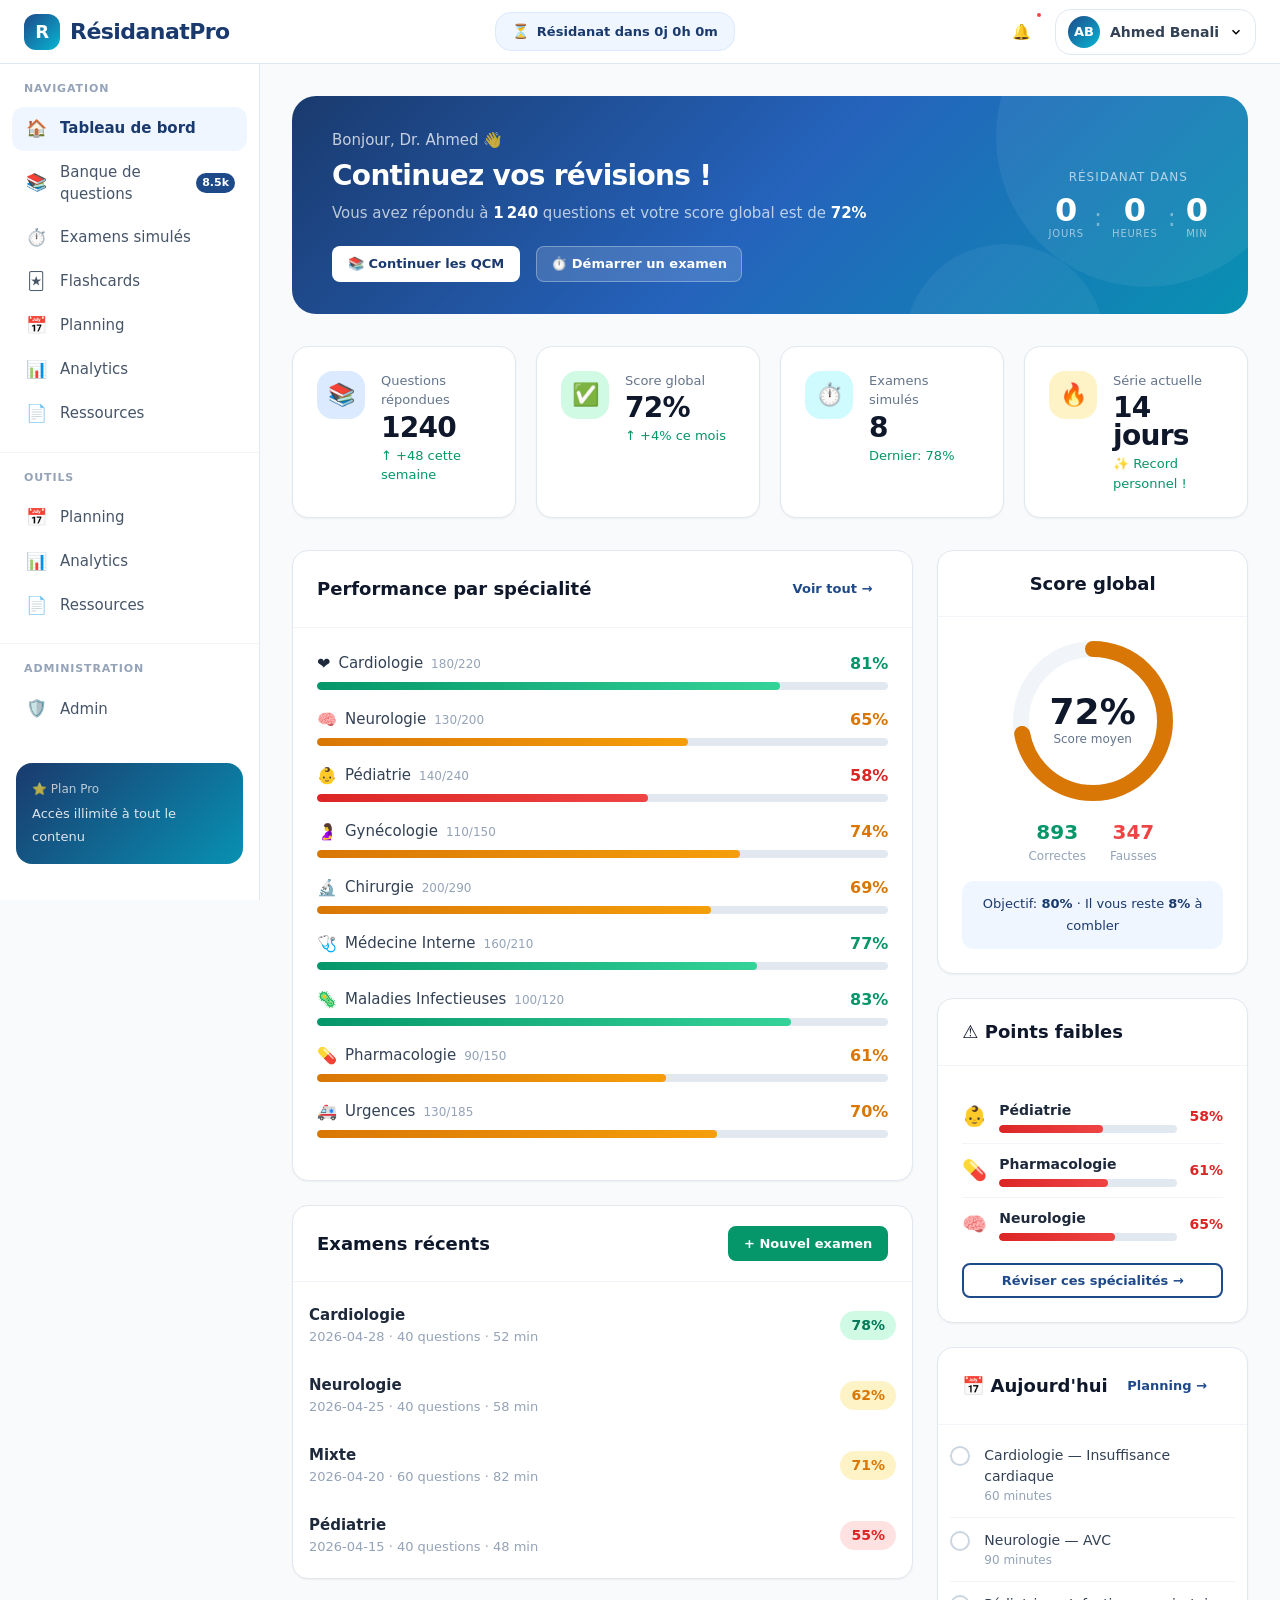
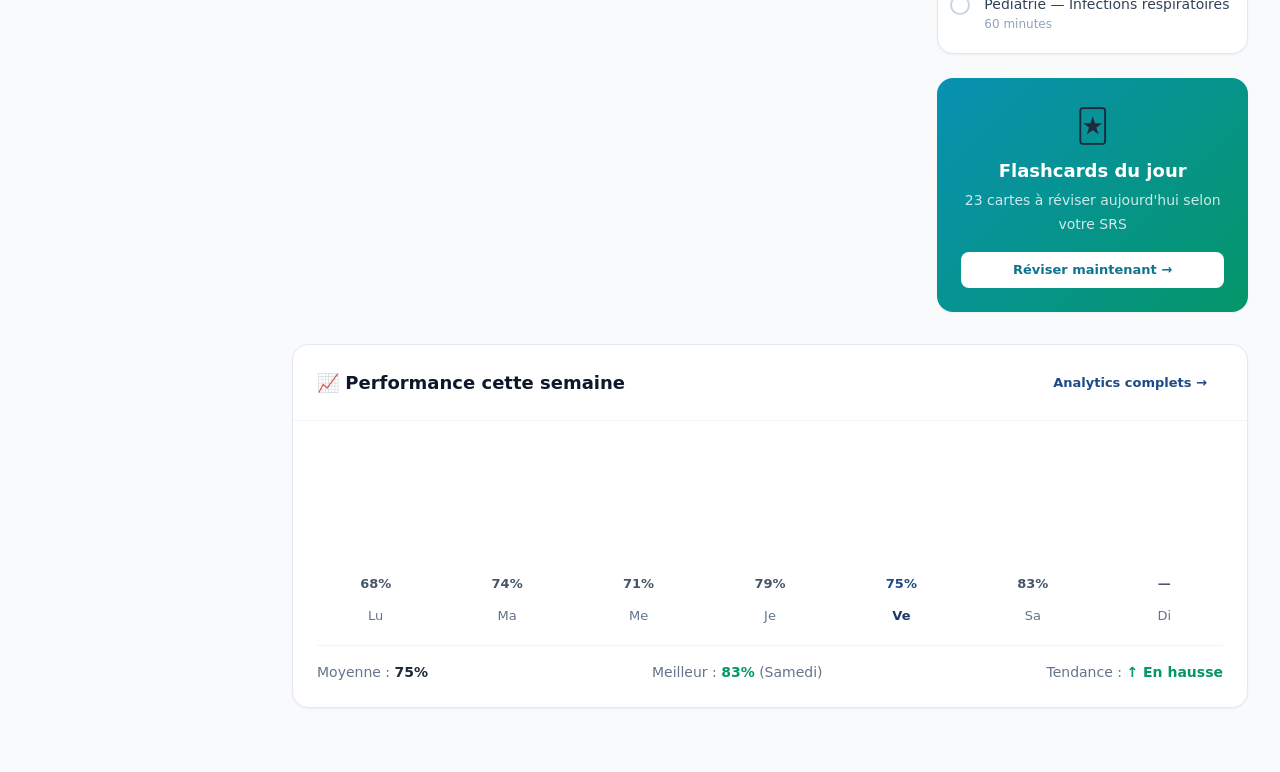
<file: dashboard.html>
<!DOCTYPE html>
<html lang="fr">
<head>
  <meta charset="UTF-8">
  <meta name="viewport" content="width=device-width, initial-scale=1.0">
  <title>Tableau de bord — RésidanatPro</title>
  <link rel="stylesheet" href="resources/css/main.css">
  <style>
    .app-layout { padding-top: var(--navbar-height); }
    .app-main { margin-left: var(--sidebar-width); padding: 2rem; min-height: calc(100vh - var(--navbar-height)); }
    @media(max-width:1024px) { .app-main { margin-left:0; } }
    @media(max-width:768px)  { .app-main { padding:1rem; } }
    .welcome-banner {
      background: linear-gradient(135deg, var(--primary-700) 0%, var(--primary-500) 50%, var(--cyan-600) 100%);
      border-radius: var(--radius-2xl);
      padding: 2rem 2.5rem;
      color: white;
      display: flex;
      align-items: center;
      justify-content: space-between;
      overflow: hidden;
      position: relative;
      margin-bottom: 2rem;
    }
    .welcome-banner::before { content:''; position:absolute; right:-5%; top:-50%; width:300px; height:300px; border-radius:50%; background:rgba(255,255,255,0.06); }
    .welcome-banner::after  { content:''; position:absolute; right:15%; bottom:-60%; width:200px; height:200px; border-radius:50%; background:rgba(255,255,255,0.05); }
    .recent-exam-row { display:flex; align-items:center; padding:0.875rem 1rem; border-radius:var(--radius-lg); transition:var(--transition); cursor:pointer; }
    .recent-exam-row:hover { background:var(--gray-50); }
    .score-badge { display:inline-flex; align-items:center; justify-content:center; min-width:3.5rem; padding:0.25rem 0.625rem; border-radius:var(--radius-full); font-weight:700; font-size:0.875rem; }
    .activity-item { display:flex; align-items:flex-start; gap:0.875rem; padding:0.875rem 0; border-bottom:1px solid var(--gray-100); }
    .activity-item:last-child { border-bottom:none; }
    .activity-dot { width:0.625rem; height:0.625rem; border-radius:50%; flex-shrink:0; margin-top:0.4rem; }
    .todo-item { display:flex; align-items:flex-start; gap:0.875rem; padding:0.75rem 0; border-bottom:1px solid var(--gray-100); }
    .todo-item:last-child { border-bottom:none; }
  </style>
</head>
<body class="app-layout">

<div class="toast-container" id="toastContainer"></div>

<div class="app-main" id="mainContent">
  <!-- Content injected here after layout renders -->
</div>

<script src="resources/js/app.js"></script>
<script src="resources/js/layout.js"></script>
<script>
// Auth check
if (!Auth.isLogged()) {
  // For demo: auto-login with demo user
  const demoUser = {
    id:'1', firstName:'Ahmed', lastName:'Benali', email:'demo@residanatpro.dz',
    specialty:'Cardiologie', university:"Faculté de Médecine d'Alger",
    examDate:'2026-07-08', plan:'pro', joinDate:'2025-09-01', avatar:'AB'
  };
  localStorage.setItem('rp_user', JSON.stringify(demoUser));
  localStorage.setItem('rp_logged','1');
}

renderLayout();

// Build page content
const user = Auth.getUser();
const stats = Store.get('stats', {});
const specScores = Store.get('specialty_scores', []);
const recentExams = Store.get('recent_exams', []);
const plan = Store.get('plan', []);

const cd = getCountdown(user?.examDate || '2026-07-08');
const globalScore = stats.avgScore || 72;
const scoreColor = globalScore >= 75 ? 'var(--green-600)' : globalScore >= 60 ? 'var(--amber-600)' : 'var(--red-600)';

// Sort specialties by score ascending (weakest first)
const weakest = [...specScores].sort((a,b) => a.score - b.score).slice(0,3);
// Best specialties
const strongest = [...specScores].sort((a,b) => b.score - a.score).slice(0,3);

const todayPlan = plan.slice(0,3);

document.getElementById('mainContent').innerHTML = `
  <!-- Welcome Banner -->
  <div class="welcome-banner">
    <div style="position:relative;z-index:1;">
      <p style="font-size:0.9375rem;color:rgba(255,255,255,0.75);margin-bottom:0.25rem;">Bonjour, Dr. ${user?.firstName} 👋</p>
      <h2 style="font-size:1.75rem;font-weight:800;color:white;margin-bottom:0.5rem;letter-spacing:-0.025em;">Continuez vos révisions !</h2>
      <p style="color:rgba(255,255,255,0.7);font-size:0.9375rem;">Vous avez répondu à <strong style="color:white;">${fmt(stats.totalAnswered||0)}</strong> questions et votre score global est de <strong style="color:white;">${globalScore}%</strong></p>
      <div style="display:flex;gap:1rem;margin-top:1.25rem;flex-wrap:wrap;">
        <a href="questions.html" class="btn btn-sm" style="background:white;color:var(--primary-700);font-weight:700;">📚 Continuer les QCM</a>
        <a href="exam.html" class="btn btn-sm" style="background:rgba(255,255,255,0.15);color:white;border:1px solid rgba(255,255,255,0.3);">⏱️ Démarrer un examen</a>
      </div>
    </div>
    <div style="position:relative;z-index:1;text-align:center;flex-shrink:0;">
      <div style="font-size:0.75rem;color:rgba(255,255,255,0.65);margin-bottom:0.5rem;text-transform:uppercase;letter-spacing:0.08em;">Résidanat dans</div>
      <div style="display:flex;gap:0.625rem;align-items:center;">
        <div style="text-align:center;"><div style="font-size:2rem;font-weight:900;color:white;line-height:1;">${cd.days}</div><div style="font-size:0.625rem;color:rgba(255,255,255,0.55);text-transform:uppercase;letter-spacing:0.08em;">Jours</div></div>
        <div style="color:rgba(255,255,255,0.4);font-size:1.5rem;">:</div>
        <div style="text-align:center;"><div style="font-size:2rem;font-weight:900;color:white;line-height:1;">${cd.hours}</div><div style="font-size:0.625rem;color:rgba(255,255,255,0.55);text-transform:uppercase;letter-spacing:0.08em;">Heures</div></div>
        <div style="color:rgba(255,255,255,0.4);font-size:1.5rem;">:</div>
        <div style="text-align:center;"><div style="font-size:2rem;font-weight:900;color:white;line-height:1;">${cd.minutes}</div><div style="font-size:0.625rem;color:rgba(255,255,255,0.55);text-transform:uppercase;letter-spacing:0.08em;">Min</div></div>
      </div>
    </div>
  </div>

  <!-- Stats Grid -->
  <div style="display:grid;grid-template-columns:repeat(4,1fr);gap:1.25rem;margin-bottom:2rem;" id="statsGrid">
    <div class="stat-card">
      <div class="stat-icon blue">📚</div>
      <div class="stat-content">
        <div class="stat-label">Questions répondues</div>
        <div class="stat-value" data-target="${stats.totalAnswered||1240}">0</div>
        <div class="stat-change up">↑ +48 cette semaine</div>
      </div>
    </div>
    <div class="stat-card">
      <div class="stat-icon green">✅</div>
      <div class="stat-content">
        <div class="stat-label">Score global</div>
        <div class="stat-value" data-target="${globalScore}" data-suffix="%">0</div>
        <div class="stat-change up">↑ +4% ce mois</div>
      </div>
    </div>
    <div class="stat-card">
      <div class="stat-icon cyan">⏱️</div>
      <div class="stat-content">
        <div class="stat-label">Examens simulés</div>
        <div class="stat-value" data-target="${stats.totalExams||8}">0</div>
        <div class="stat-change up">Dernier: 78%</div>
      </div>
    </div>
    <div class="stat-card">
      <div class="stat-icon amber">🔥</div>
      <div class="stat-content">
        <div class="stat-label">Série actuelle</div>
        <div class="stat-value" data-target="${stats.streak||14}" data-suffix=" jours">0</div>
        <div class="stat-change up">✨ Record personnel !</div>
      </div>
    </div>
  </div>

  <!-- Main Grid -->
  <div style="display:grid;grid-template-columns:2fr 1fr;gap:1.5rem;margin-bottom:2rem;" class="main-grid-dash">

    <!-- Left column -->
    <div style="display:flex;flex-direction:column;gap:1.5rem;">

      <!-- Specialty Performance -->
      <div class="card">
        <div class="card-header" style="display:flex;justify-content:space-between;align-items:center;">
          <h5 style="font-weight:700;color:var(--gray-900);">Performance par spécialité</h5>
          <a href="analytics.html" class="btn btn-ghost btn-sm" style="color:var(--primary-600);">Voir tout →</a>
        </div>
        <div class="card-body">
          ${specScores.map(s => `
            <div style="margin-bottom:1.125rem;">
              <div style="display:flex;justify-content:space-between;align-items:center;margin-bottom:0.375rem;">
                <div style="display:flex;align-items:center;gap:0.5rem;">
                  <span>${s.emoji}</span>
                  <span style="font-size:0.9375rem;font-weight:500;color:var(--gray-700);">${s.name}</span>
                  <span style="font-size:0.75rem;color:var(--gray-400);">${s.answered}/${s.total}</span>
                </div>
                <span style="font-weight:700;color:${s.score >= 75 ? 'var(--green-600)' : s.score >= 60 ? 'var(--amber-600)' : 'var(--red-600)'};">${s.score}%</span>
              </div>
              <div class="progress">
                <div class="progress-bar ${s.score >= 75 ? 'green' : s.score >= 60 ? 'amber' : 'red'}" style="width:${s.score}%;"></div>
              </div>
            </div>
          `).join('')}
        </div>
      </div>

      <!-- Recent Exams -->
      <div class="card">
        <div class="card-header" style="display:flex;justify-content:space-between;align-items:center;">
          <h5 style="font-weight:700;color:var(--gray-900);">Examens récents</h5>
          <a href="exam.html" class="btn btn-green btn-sm">+ Nouvel examen</a>
        </div>
        <div class="card-body" style="padding:0.5rem 0;">
          ${recentExams.map(e => `
            <div class="recent-exam-row" onclick="window.location='exam.html'">
              <div style="flex:1;">
                <div style="font-weight:600;color:var(--gray-800);font-size:0.9375rem;">${e.specialty}</div>
                <div style="font-size:0.8125rem;color:var(--gray-400);">${e.date} · ${e.total} questions · ${e.duration} min</div>
              </div>
              <div class="score-badge" style="background:${e.score >= 75 ? 'var(--green-100)' : e.score >= 60 ? 'var(--amber-100)' : 'var(--red-100)'};color:${e.score >= 75 ? 'var(--green-700)' : e.score >= 60 ? 'var(--amber-600)' : 'var(--red-600)'};">${e.score}%</div>
            </div>
          `).join('')}
        </div>
      </div>
    </div>

    <!-- Right column -->
    <div style="display:flex;flex-direction:column;gap:1.5rem;">

      <!-- Global Score Donut -->
      <div class="card" style="text-align:center;">
        <div class="card-header"><h5 style="font-weight:700;color:var(--gray-900);text-align:center;">Score global</h5></div>
        <div class="card-body" style="display:flex;flex-direction:column;align-items:center;gap:1rem;">
          <div style="position:relative;width:160px;height:160px;">
            ${createDonut(null, globalScore, 100, scoreColor)}
            <div style="position:absolute;inset:0;display:flex;flex-direction:column;align-items:center;justify-content:center;">
              <span style="font-size:2.25rem;font-weight:900;color:var(--gray-900);line-height:1;">${globalScore}%</span>
              <span style="font-size:0.75rem;color:var(--gray-500);">Score moyen</span>
            </div>
          </div>
          <div style="display:flex;gap:1.5rem;text-align:center;">
            <div><div style="font-size:1.25rem;font-weight:800;color:var(--green-600);">${stats.correctAnswers||0}</div><div style="font-size:0.75rem;color:var(--gray-400);">Correctes</div></div>
            <div><div style="font-size:1.25rem;font-weight:800;color:var(--red-500);">${(stats.totalAnswered||0)-(stats.correctAnswers||0)}</div><div style="font-size:0.75rem;color:var(--gray-400);">Fausses</div></div>
          </div>
          <div style="width:100%;padding:0.75rem;background:var(--primary-50);border-radius:var(--radius-lg);">
            <p style="font-size:0.8125rem;color:var(--primary-700);font-weight:500;">Objectif: <strong>80%</strong> · Il vous reste <strong>${80-globalScore}%</strong> à combler</p>
          </div>
        </div>
      </div>

      <!-- Weak points -->
      <div class="card">
        <div class="card-header"><h5 style="font-weight:700;color:var(--gray-900);">⚠️ Points faibles</h5></div>
        <div class="card-body">
          ${weakest.map((s,i) => `
            <div style="display:flex;align-items:center;gap:0.75rem;padding:0.625rem 0;${i < weakest.length-1 ? 'border-bottom:1px solid var(--gray-100);' : ''}">
              <span style="font-size:1.25rem;">${s.emoji}</span>
              <div style="flex:1;">
                <div style="font-weight:600;font-size:0.875rem;color:var(--gray-800);">${s.name}</div>
                <div class="progress" style="margin-top:0.25rem;"><div class="progress-bar red" style="width:${s.score}%;"></div></div>
              </div>
              <span style="font-weight:700;color:var(--red-600);font-size:0.875rem;">${s.score}%</span>
            </div>
          `).join('')}
          <a href="questions.html?specialty=weak" class="btn btn-outline btn-sm w-full" style="margin-top:0.75rem;">Réviser ces spécialités →</a>
        </div>
      </div>

      <!-- Today's plan -->
      <div class="card">
        <div class="card-header" style="display:flex;justify-content:space-between;align-items:center;">
          <h5 style="font-weight:700;color:var(--gray-900);">📅 Aujourd'hui</h5>
          <a href="planner.html" class="btn btn-ghost btn-sm" style="color:var(--primary-600);">Planning →</a>
        </div>
        <div class="card-body" style="padding:0.5rem 0.75rem;">
          ${todayPlan.map((item, i) => `
            <div class="todo-item" onclick="toggleTodo(${i})">
              <div style="width:1.25rem;height:1.25rem;border-radius:50%;border:2px solid var(--gray-300);display:flex;align-items:center;justify-content:center;flex-shrink:0;cursor:pointer;margin-top:0.1rem;transition:all 0.2s;" id="todo-${i}">
                ${item.done ? '<span style="font-size:0.75rem;">✓</span>' : ''}
              </div>
              <div>
                <div style="font-size:0.875rem;font-weight:500;color:var(--gray-700);${item.done ? 'text-decoration:line-through;color:var(--gray-400);' : ''}">${item.topic}</div>
                <div style="font-size:0.75rem;color:var(--gray-400);">${item.mins} minutes</div>
              </div>
            </div>
          `).join('')}
        </div>
      </div>

      <!-- Quick flashcards -->
      <div class="card" style="background:linear-gradient(135deg,var(--cyan-600),var(--green-600));border:none;">
        <div class="card-body" style="text-align:center;">
          <div style="font-size:2rem;margin-bottom:0.5rem;">🃏</div>
          <h5 style="color:white;margin-bottom:0.375rem;">Flashcards du jour</h5>
          <p style="color:rgba(255,255,255,0.8);font-size:0.875rem;margin-bottom:1rem;">23 cartes à réviser aujourd'hui selon votre SRS</p>
          <a href="flashcards.html" class="btn btn-sm w-full" style="background:white;color:var(--cyan-700);font-weight:700;">Réviser maintenant →</a>
        </div>
      </div>
    </div>
  </div>

  <!-- Weekly performance chart -->
  <div class="card" style="margin-bottom:2rem;">
    <div class="card-header" style="display:flex;justify-content:space-between;align-items:center;">
      <h5 style="font-weight:700;color:var(--gray-900);">📈 Performance cette semaine</h5>
      <a href="analytics.html" class="btn btn-ghost btn-sm" style="color:var(--primary-600);">Analytics complets →</a>
    </div>
    <div class="card-body">
      <div style="display:flex;align-items:flex-end;gap:0.875rem;height:180px;" id="weeklyChart"></div>
      <div style="display:flex;justify-content:space-between;align-items:center;margin-top:1.25rem;padding-top:1rem;border-top:1px solid var(--gray-100);">
        <span style="font-size:0.875rem;color:var(--gray-500);">Moyenne : <strong style="color:var(--gray-800);">75%</strong></span>
        <span style="font-size:0.875rem;color:var(--gray-500);">Meilleur : <strong style="color:var(--green-600);">83%</strong> (Samedi)</span>
        <span style="font-size:0.875rem;color:var(--gray-500);">Tendance : <strong style="color:var(--green-600);">↑ En hausse</strong></span>
      </div>
    </div>
  </div>
`;

// Animate stat counters
document.querySelectorAll('.stat-value[data-target]').forEach(el => {
  const target = parseInt(el.dataset.target);
  const suffix = el.dataset.suffix || '';
  animateCounter(el, target);
  if (suffix) setTimeout(() => { el.textContent = el.textContent + suffix; }, 1250);
});

// Animate donuts
animateDonuts();

// Weekly chart
const weeklyData = Store.get('weekly_scores', []);
const chartContainer = document.getElementById('weeklyChart');
if (chartContainer) {
  const maxVal = Math.max(...weeklyData.map(d => d.value), 100);
  weeklyData.forEach((item, i) => {
    const pct = item.value ? Math.round((item.value / maxVal) * 100) : 0;
    const isToday = i === new Date().getDay() - 1;
    const div = document.createElement('div');
    div.style.cssText = 'display:flex;flex-direction:column;align-items:center;gap:0.375rem;flex:1;';
    div.innerHTML = `
      <div style="font-size:0.8125rem;font-weight:700;color:${isToday ? 'var(--primary-600)' : 'var(--gray-600)'};">${item.value || '—'}${item.value ? '%' : ''}</div>
      <div style="width:100%;border-radius:6px 6px 0 0;background:${isToday ? 'linear-gradient(180deg,var(--primary-400),var(--primary-700))' : 'linear-gradient(180deg,var(--gray-300),var(--gray-400))'};height:0%;transition:height 0.8s ease;" data-h="${pct}%"></div>
      <div style="font-size:0.8125rem;color:${isToday ? 'var(--primary-700)' : 'var(--gray-500)'};font-weight:${isToday ? '700' : '500'};">${item.label}</div>
    `;
    chartContainer.appendChild(div);
  });
  setTimeout(() => {
    chartContainer.querySelectorAll('[data-h]').forEach(b => { b.style.height = b.dataset.h; });
  }, 100);
}

// Responsive grid
function adjustDashGrid() {
  const grid = document.getElementById('statsGrid');
  const mainGrid = document.querySelector('.main-grid-dash');
  if (grid) grid.style.gridTemplateColumns = window.innerWidth < 768 ? 'repeat(2,1fr)' : window.innerWidth < 480 ? '1fr' : 'repeat(4,1fr)';
  if (mainGrid) mainGrid.style.gridTemplateColumns = window.innerWidth < 1100 ? '1fr' : '2fr 1fr';
}
adjustDashGrid(); window.addEventListener('resize', adjustDashGrid);

// Todo toggle
const planData = Store.get('plan', []);
function toggleTodo(i) {
  const el = document.getElementById(`todo-${i}`);
  planData[i].done = !planData[i].done;
  Store.set('plan', planData);
  if (planData[i].done) {
    el.style.background = 'var(--green-600)';
    el.style.borderColor = 'var(--green-600)';
    el.innerHTML = '<span style="font-size:0.75rem;color:white;">✓</span>';
    showToast('Super ! Tâche terminée ! 🎉', 'success');
  } else {
    el.style.background = '';
    el.style.borderColor = 'var(--gray-300)';
    el.innerHTML = '';
  }
}
</script>
</body>
</html>
</file>
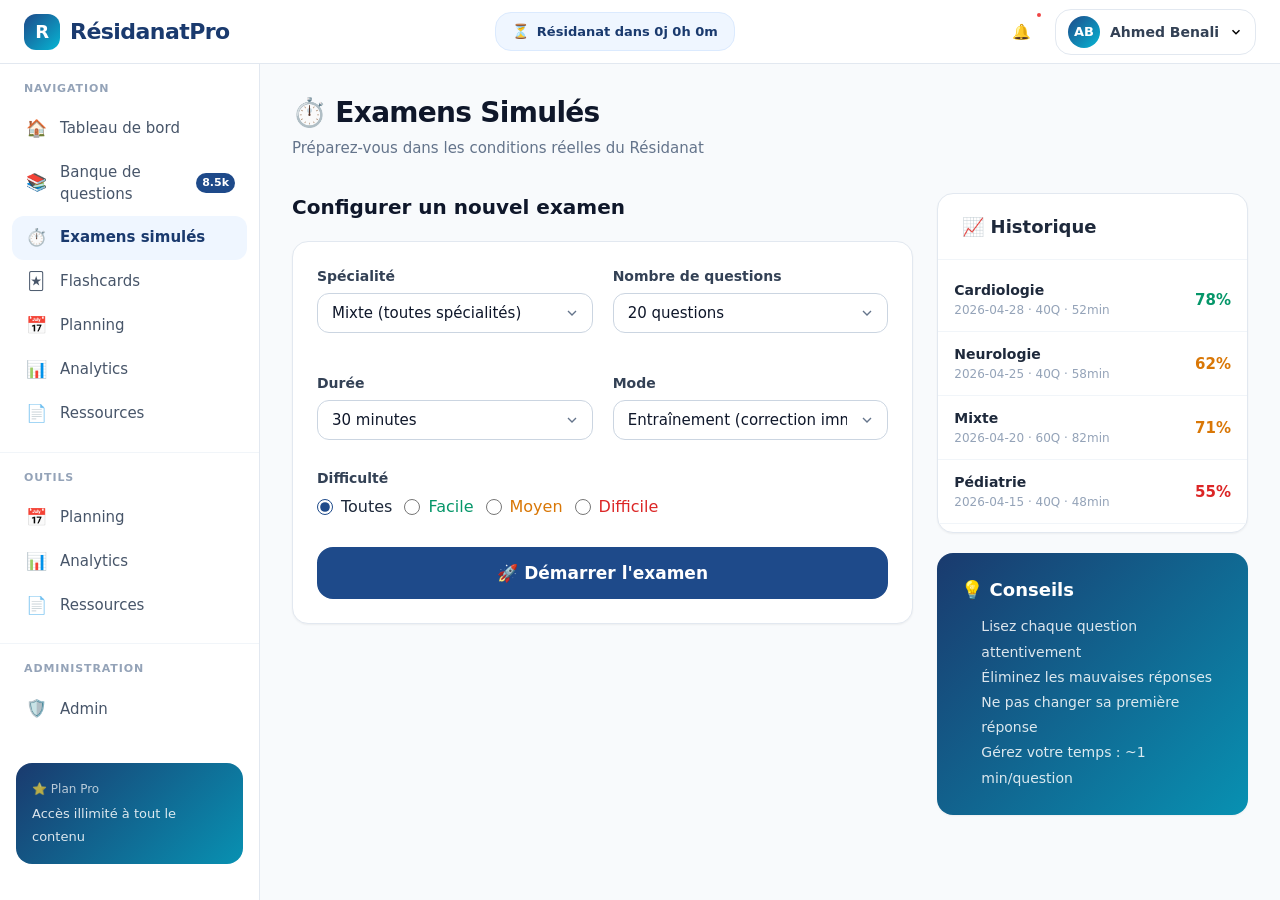
<file: exam.html>
<!DOCTYPE html>
<html lang="fr">
<head>
  <meta charset="UTF-8">
  <meta name="viewport" content="width=device-width, initial-scale=1.0">
  <title>Examen Simulé — RésidanatPro</title>
  <link rel="stylesheet" href="resources/css/main.css">
  <style>
    .app-layout { padding-top: var(--navbar-height); }
    .app-main { margin-left: var(--sidebar-width); padding: 2rem; }
    @media(max-width:1024px) { .app-main { margin-left:0; } }
    @media(max-width:768px) { .app-main { padding:1rem; } }
    .exam-mode .app-main { padding:0; margin-left:0; }
    .exam-mode .navbar, .exam-mode .sidebar { display:none; }
    .exam-mode body { padding-top:0 !important; }
    #examInterface { min-height:100vh; background:var(--gray-50); }
    .option-exam { display:flex; align-items:flex-start; gap:1rem; padding:1rem 1.25rem; border:2px solid var(--gray-200); border-radius:var(--radius-lg); cursor:pointer; transition:var(--transition); margin-bottom:0.625rem; }
    .option-exam:hover { border-color:var(--primary-400); background:var(--primary-50); }
    .option-exam.selected { border-color:var(--primary-600); background:var(--primary-50); }
    .option-exam.correct { border-color:var(--green-500); background:var(--green-50); }
    .option-exam.incorrect { border-color:var(--red-500); background:var(--red-50); }
    .q-nav-btn { width:2.25rem; height:2.25rem; border-radius:var(--radius-md); border:1.5px solid var(--gray-300); background:white; font-size:0.8125rem; font-weight:600; cursor:pointer; transition:var(--transition); display:flex; align-items:center; justify-content:center; }
    .q-nav-btn:hover { border-color:var(--primary-400); background:var(--primary-50); }
    .q-nav-btn.answered { background:var(--primary-600); color:white; border-color:var(--primary-600); }
    .q-nav-btn.correct  { background:var(--green-600); color:white; border-color:var(--green-600); }
    .q-nav-btn.incorrect { background:var(--red-500); color:white; border-color:var(--red-500); }
    .q-nav-btn.current  { border-color:var(--primary-600); border-width:2px; }
    .score-circle { width:160px; height:160px; border-radius:50%; display:flex; flex-direction:column; align-items:center; justify-content:center; }
  </style>
</head>
<body class="app-layout">
<div class="toast-container" id="toastContainer"></div>

<!-- Setup panel -->
<div class="app-main" id="setupPanel">
  <div class="page-header">
    <h1>⏱️ Examens Simulés</h1>
    <p>Préparez-vous dans les conditions réelles du Résidanat</p>
  </div>

  <!-- Recent exams -->
  <div style="display:grid;grid-template-columns:2fr 1fr;gap:1.5rem;margin-bottom:2rem;" id="examMainGrid">
    <div>
      <h4 style="margin-bottom:1.25rem;color:var(--gray-900);">Configurer un nouvel examen</h4>
      <div class="card">
        <div class="card-body">
          <div style="display:grid;grid-template-columns:1fr 1fr;gap:1.25rem;">
            <div class="form-group">
              <label class="form-label">Spécialité</label>
              <select class="form-control form-select" id="examSpecialty">
                <option value="mixed">Mixte (toutes spécialités)</option>
                <option value="Cardiologie">Cardiologie</option>
                <option value="Neurologie">Neurologie</option>
                <option value="Pédiatrie">Pédiatrie</option>
                <option value="Gynécologie">Gynécologie</option>
                <option value="Chirurgie">Chirurgie</option>
                <option value="Médecine Interne">Médecine Interne</option>
                <option value="Maladies Infectieuses">Maladies Infectieuses</option>
                <option value="Pharmacologie">Pharmacologie</option>
                <option value="Urgences">Urgences</option>
              </select>
            </div>
            <div class="form-group">
              <label class="form-label">Nombre de questions</label>
              <select class="form-control form-select" id="examCount">
                <option value="10">10 questions (rapide)</option>
                <option value="20" selected>20 questions</option>
                <option value="40">40 questions</option>
                <option value="60">60 questions (examen complet)</option>
              </select>
            </div>
            <div class="form-group">
              <label class="form-label">Durée</label>
              <select class="form-control form-select" id="examDuration">
                <option value="15">15 minutes</option>
                <option value="30" selected>30 minutes</option>
                <option value="60">60 minutes</option>
                <option value="90">90 minutes</option>
                <option value="0">Sans limite</option>
              </select>
            </div>
            <div class="form-group">
              <label class="form-label">Mode</label>
              <select class="form-control form-select" id="examMode">
                <option value="practice">Entraînement (correction immédiate)</option>
                <option value="exam">Mode Examen (correction à la fin)</option>
              </select>
            </div>
          </div>
          <div class="form-group" style="margin-top:0.5rem;">
            <label class="form-label">Difficulté</label>
            <div style="display:flex;gap:0.75rem;">
              <label class="form-check"><input type="radio" name="diff" value="all" checked> <span>Toutes</span></label>
              <label class="form-check"><input type="radio" name="diff" value="easy"> <span style="color:var(--green-600);">Facile</span></label>
              <label class="form-check"><input type="radio" name="diff" value="medium"> <span style="color:var(--amber-600);">Moyen</span></label>
              <label class="form-check"><input type="radio" name="diff" value="hard"> <span style="color:var(--red-600);">Difficile</span></label>
            </div>
          </div>
          <button class="btn btn-primary btn-lg w-full" onclick="startExam()" style="margin-top:0.5rem;">
            🚀 Démarrer l'examen
          </button>
        </div>
      </div>
    </div>

    <!-- Side panel: history + tips -->
    <div style="display:flex;flex-direction:column;gap:1.25rem;">
      <div class="card">
        <div class="card-header"><h5 style="font-weight:700;">📈 Historique</h5></div>
        <div class="card-body" style="padding:0.5rem 0;" id="examHistory">
          <!-- filled by JS -->
        </div>
      </div>
      <div class="card" style="background:linear-gradient(135deg,var(--primary-700),var(--cyan-600));border:none;">
        <div class="card-body">
          <h5 style="color:white;margin-bottom:0.75rem;">💡 Conseils</h5>
          <ul style="color:rgba(255,255,255,0.85);font-size:0.875rem;line-height:1.8;padding-left:1.25rem;">
            <li>Lisez chaque question attentivement</li>
            <li>Éliminez les mauvaises réponses</li>
            <li>Ne pas changer sa première réponse</li>
            <li>Gérez votre temps : ~1 min/question</li>
          </ul>
        </div>
      </div>
    </div>
  </div>
</div>

<!-- Exam Interface (hidden initially) -->
<div id="examInterface" style="display:none;">
  <!-- Progress bar at top -->
  <div class="exam-progress-top"><div class="bar" id="examProgressBar" style="width:0%;"></div></div>

  <!-- Exam header -->
  <div style="background:var(--white);border-bottom:1px solid var(--gray-200);padding:0 1.5rem;height:60px;display:flex;align-items:center;justify-content:space-between;position:sticky;top:0;z-index:50;">
    <div style="display:flex;align-items:center;gap:1rem;">
      <div class="navbar-brand" style="font-size:1.125rem;">
        <div class="logo-icon" style="width:1.75rem;height:1.75rem;font-size:0.9rem;">R</div>
        <span>Examen Simulé</span>
      </div>
      <span class="badge badge-primary" id="examSpecBadge">Mixte</span>
    </div>
    <div style="display:flex;align-items:center;gap:1.25rem;">
      <div class="timer-display" id="timerDisplay">30:00</div>
      <button class="btn btn-danger btn-sm" onclick="confirmEndExam()">Terminer l'examen</button>
    </div>
    <div style="text-align:right;">
      <div style="font-size:0.875rem;color:var(--gray-500);">Question <strong id="qCurrentNum">1</strong> / <strong id="qTotalNum">20</strong></div>
      <div style="font-size:0.8125rem;color:var(--gray-400);" id="answeredCount">0 répondues</div>
    </div>
  </div>

  <!-- Main exam body -->
  <div style="display:grid;grid-template-columns:1fr 280px;max-width:1280px;margin:0 auto;padding:2rem 1.5rem;gap:1.5rem;" id="examBody">

    <!-- Question panel -->
    <div>
      <div class="question-card">
        <div class="question-header">
          <div style="display:flex;justify-content:space-between;align-items:center;flex-wrap:wrap;gap:0.5rem;">
            <span style="font-size:0.875rem;opacity:0.85;" id="examQSpecialty">Cardiologie</span>
            <span style="font-size:0.875rem;font-weight:700;" id="examQDiff">Moyen</span>
          </div>
          <p id="examQText" style="font-size:1.0625rem;margin-top:0.75rem;line-height:1.6;"></p>
        </div>
        <div class="question-body" id="examOptions"></div>
      </div>

      <!-- Navigation -->
      <div style="display:flex;justify-content:space-between;align-items:center;margin-top:1.25rem;">
        <button class="btn btn-ghost" id="prevBtn" onclick="goToQuestion(currentQ - 1)">← Précédent</button>
        <button class="btn btn-primary" id="nextBtn" onclick="goToQuestion(currentQ + 1)">Suivant →</button>
      </div>

      <!-- Explanation (practice mode) -->
      <div id="practiceExplanation" style="display:none;margin-top:1rem;"></div>
    </div>

    <!-- Sidebar: question navigator + info -->
    <div style="display:flex;flex-direction:column;gap:1rem;">
      <div class="card">
        <div class="card-header" style="padding:0.875rem 1rem;"><h6 style="font-weight:700;">Navigation</h6></div>
        <div class="card-body" style="padding:0.875rem;">
          <div style="display:flex;flex-wrap:wrap;gap:0.375rem;" id="qNavigator"></div>
        </div>
      </div>
      <div class="card">
        <div class="card-body" style="font-size:0.8125rem;color:var(--gray-600);">
          <div style="display:flex;align-items:center;gap:0.5rem;margin-bottom:0.375rem;"><div style="width:12px;height:12px;border-radius:2px;background:var(--primary-600);"></div> Répondue</div>
          <div style="display:flex;align-items:center;gap:0.5rem;margin-bottom:0.375rem;"><div style="width:12px;height:12px;border-radius:2px;background:var(--gray-200);border:1px solid var(--gray-300);"></div> Non répondue</div>
          <div style="display:flex;align-items:center;gap:0.5rem;"><div style="width:12px;height:12px;border-radius:2px;border:2px solid var(--primary-600);"></div> En cours</div>
        </div>
      </div>
      <button class="btn btn-green btn-sm" onclick="confirmEndExam()">✅ Soumettre l'examen</button>
    </div>
  </div>
</div>

<!-- Result Panel -->
<div id="resultPanel" style="display:none;padding:3rem 2rem;max-width:960px;margin:0 auto;">
  <div style="text-align:center;margin-bottom:2.5rem;">
    <h2 style="font-size:2rem;font-weight:900;color:var(--gray-900);margin-bottom:0.5rem;">Résultats de l'examen</h2>
    <p style="color:var(--gray-500);" id="resultSubtitle"></p>
  </div>

  <div style="display:grid;grid-template-columns:auto 1fr;gap:3rem;align-items:center;margin-bottom:2.5rem;" id="resultMainGrid">
    <div style="text-align:center;">
      <div id="scoreRing"></div>
    </div>
    <div>
      <div style="display:grid;grid-template-columns:1fr 1fr;gap:1rem;" id="resultStats"></div>
    </div>
  </div>

  <div id="resultBySpec" style="margin-bottom:2rem;"></div>

  <!-- Correction -->
  <div class="card">
    <div class="card-header" style="display:flex;justify-content:space-between;align-items:center;">
      <h5 style="font-weight:700;">Correction détaillée</h5>
      <button class="btn btn-ghost btn-sm" id="toggleCorrection" onclick="toggleCorrectionView()">Afficher</button>
    </div>
    <div class="card-body" id="correctionList" style="display:none;"></div>
  </div>

  <div style="display:flex;gap:1rem;justify-content:center;margin-top:2rem;">
    <button class="btn btn-outline" onclick="resetExam()">↺ Refaire l'examen</button>
    <a href="questions.html" class="btn btn-ghost">📚 Banque de questions</a>
    <a href="analytics.html" class="btn btn-primary">📊 Voir mes analytics</a>
  </div>
</div>

<script src="resources/js/app.js"></script>
<script src="resources/js/layout.js"></script>
<script src="resources/js/questions_data.js"></script>
<script>
if (!Auth.isLogged()) {
  localStorage.setItem('rp_user', JSON.stringify({id:'1',firstName:'Ahmed',lastName:'Benali',email:'demo@residanatpro.dz',specialty:'Cardiologie',university:"Faculté d'Alger",examDate:'2026-07-08',plan:'pro',avatar:'AB'}));
  localStorage.setItem('rp_logged','1');
}
renderLayout();

// Load history
const recentExams = Store.get('recent_exams', []);
const histEl = document.getElementById('examHistory');
histEl.innerHTML = recentExams.map(e => `
  <div style="display:flex;align-items:center;justify-content:space-between;padding:0.75rem 1rem;border-bottom:1px solid var(--gray-100);">
    <div>
      <div style="font-weight:600;font-size:0.875rem;color:var(--gray-800);">${e.specialty}</div>
      <div style="font-size:0.75rem;color:var(--gray-400);">${e.date} · ${e.total}Q · ${e.duration}min</div>
    </div>
    <span style="font-weight:700;font-size:0.9375rem;color:${e.score >= 75 ? 'var(--green-600)' : e.score >= 60 ? 'var(--amber-600)' : 'var(--red-600)'};">${e.score}%</span>
  </div>
`).join('');

// Responsive
function adjustExamGrid() {
  const g = document.getElementById('examMainGrid');
  if (g) g.style.gridTemplateColumns = window.innerWidth < 768 ? '1fr' : '2fr 1fr';
  const eb = document.getElementById('examBody');
  if (eb) eb.style.gridTemplateColumns = window.innerWidth < 1024 ? '1fr' : '1fr 280px';
  const rg = document.getElementById('resultMainGrid');
  if (rg) rg.style.gridTemplateColumns = window.innerWidth < 640 ? '1fr' : 'auto 1fr';
}
adjustExamGrid(); window.addEventListener('resize', adjustExamGrid);

// Exam state
let examQuestions = [];
let answers = {}; // {qIndex: optionIndex}
let currentQ = 0;
let timerInterval = null;
let timeLeft = 0;
let examModeType = 'practice';

function startExam() {
  const spec = document.getElementById('examSpecialty').value;
  const count = parseInt(document.getElementById('examCount').value);
  const duration = parseInt(document.getElementById('examDuration').value);
  const mode = document.getElementById('examMode').value;
  const diff = document.querySelector('input[name="diff"]:checked').value;
  examModeType = mode;

  // Filter and shuffle questions
  let pool = window.QUESTIONS_DB || [];
  if (spec !== 'mixed') pool = pool.filter(q => q.specialty === spec);
  if (diff !== 'all') pool = pool.filter(q => q.difficulty === diff);
  pool = pool.sort(() => Math.random() - 0.5).slice(0, count);

  if (pool.length === 0) {
    showToast('Pas assez de questions pour ce filtre', 'error');
    return;
  }

  examQuestions = pool;
  answers = {};
  currentQ = 0;
  timeLeft = duration * 60;

  document.getElementById('setupPanel').style.display = 'none';
  document.getElementById('examInterface').style.display = 'block';
  document.getElementById('examSpecBadge').textContent = spec === 'mixed' ? 'Mixte' : spec;
  document.getElementById('qTotalNum').textContent = examQuestions.length;
  document.body.classList.add('exam-mode');

  renderNavButtons();
  renderCurrentQuestion();

  if (duration > 0) {
    updateTimerDisplay();
    timerInterval = setInterval(() => {
      timeLeft--;
      updateTimerDisplay();
      if (timeLeft <= 0) { clearInterval(timerInterval); endExam(); }
    }, 1000);
  } else {
    document.getElementById('timerDisplay').textContent = '∞';
  }
}

function updateTimerDisplay() {
  const mins = Math.floor(timeLeft / 60);
  const secs = timeLeft % 60;
  const el = document.getElementById('timerDisplay');
  el.textContent = `${String(mins).padStart(2,'0')}:${String(secs).padStart(2,'0')}`;
  el.className = 'timer-display';
  if (timeLeft < 300) el.className += ' warning';
  if (timeLeft < 60)  el.className += ' danger';
}

function renderCurrentQuestion() {
  const q = examQuestions[currentQ];
  document.getElementById('qCurrentNum').textContent = currentQ + 1;
  document.getElementById('examQSpecialty').textContent = q.specialty + ' · ' + q.topic;
  document.getElementById('examQDiff').textContent = ({easy:'Facile',medium:'Moyen',hard:'Difficile'})[q.difficulty];
  document.getElementById('examQText').textContent = q.text;
  document.getElementById('examProgressBar').style.width = ((currentQ + 1) / examQuestions.length * 100) + '%';

  const opts = document.getElementById('examOptions');
  opts.innerHTML = '';

  const isAnswered = answers[currentQ] !== undefined;
  const showCorrection = examModeType === 'practice' && isAnswered;

  q.options.forEach((opt, i) => {
    const div = document.createElement('div');
    div.className = 'option-exam';
    if (isAnswered && answers[currentQ] === i) div.classList.add('selected');
    if (showCorrection && i === q.correct) div.classList.add('correct');
    if (showCorrection && isAnswered && answers[currentQ] === i && i !== q.correct) div.classList.add('incorrect');

    div.innerHTML = `<div class="option-letter" id="ol-${i}">${String.fromCharCode(65+i)}</div><span style="font-size:0.9375rem;">${opt}</span>`;

    if (!isAnswered) {
      div.onclick = () => selectExamOption(i);
    } else {
      div.style.cursor = 'default';
    }
    opts.appendChild(div);
  });

  // Show explanation in practice mode
  const expEl = document.getElementById('practiceExplanation');
  if (showCorrection) {
    expEl.style.display = 'block';
    expEl.innerHTML = `<div class="explanation-box"><h5>💡 Explication</h5><p>${q.explanation}</p></div>`;
  } else {
    expEl.style.display = 'none';
  }

  // Nav buttons
  document.getElementById('prevBtn').disabled = currentQ === 0;
  document.getElementById('nextBtn').textContent = currentQ === examQuestions.length - 1 ? '✅ Terminer' : 'Suivant →';
  if (currentQ === examQuestions.length - 1) {
    document.getElementById('nextBtn').onclick = confirmEndExam;
  } else {
    document.getElementById('nextBtn').onclick = () => goToQuestion(currentQ + 1);
  }

  // Update navigator highlight
  document.querySelectorAll('.q-nav-btn').forEach((btn, i) => {
    btn.classList.toggle('current', i === currentQ);
  });

  document.getElementById('answeredCount').textContent = Object.keys(answers).length + ' répondues';
}

function selectExamOption(optIdx) {
  answers[currentQ] = optIdx;
  renderCurrentQuestion();
  renderNavButtons();

  if (examModeType === 'practice') {
    const isCorrect = optIdx === examQuestions[currentQ].correct;
    showToast(isCorrect ? '✅ Bonne réponse !' : '❌ Mauvaise réponse', isCorrect ? 'success' : 'error', 2000);
  }

  // Auto-advance in exam mode
  if (examModeType === 'exam' && currentQ < examQuestions.length - 1) {
    setTimeout(() => goToQuestion(currentQ + 1), 300);
  }
}

function goToQuestion(n) {
  if (n < 0 || n >= examQuestions.length) return;
  currentQ = n;
  renderCurrentQuestion();
}

function renderNavButtons() {
  const nav = document.getElementById('qNavigator');
  nav.innerHTML = '';
  examQuestions.forEach((_, i) => {
    const btn = document.createElement('button');
    btn.className = 'q-nav-btn' + (i === currentQ ? ' current' : '') + (answers[i] !== undefined ? ' answered' : '');
    btn.textContent = i + 1;
    btn.onclick = () => goToQuestion(i);
    nav.appendChild(btn);
  });
}

function confirmEndExam() {
  const unanswered = examQuestions.length - Object.keys(answers).length;
  if (unanswered > 0) {
    if (!confirm(`Vous avez ${unanswered} question(s) non répondue(s). Terminer quand même ?`)) return;
  }
  endExam();
}

function endExam() {
  clearInterval(timerInterval);
  document.getElementById('examInterface').style.display = 'none';
  document.getElementById('resultPanel').style.display = 'block';
  document.body.classList.remove('exam-mode');
  document.body.style.paddingTop = 'var(--navbar-height)';

  const correct = examQuestions.filter((q, i) => answers[i] === q.correct).length;
  const total = examQuestions.length;
  const score = Math.round((correct / total) * 100);
  const scoreColor = score >= 75 ? '#059669' : score >= 60 ? '#d97706' : '#dc2626';

  document.getElementById('resultSubtitle').textContent = `${examQuestions[0]?.specialty || 'Mixte'} · ${total} questions`;

  // Score ring
  document.getElementById('scoreRing').innerHTML = `
    <div style="position:relative;width:180px;height:180px;">
      ${createDonut(null, score, 100, scoreColor, 180, 18)}
      <div style="position:absolute;inset:0;display:flex;flex-direction:column;align-items:center;justify-content:center;">
        <span style="font-size:2.75rem;font-weight:900;color:var(--gray-900);line-height:1;">${score}%</span>
        <span style="font-size:0.875rem;color:var(--gray-500);">Score</span>
      </div>
    </div>`;
  animateDonuts();

  // Stats
  const elapsed = examQuestions.length > 0 ? Math.round(((parseInt(document.getElementById('examDuration')?.value || 30) * 60) - timeLeft) / 60) : 0;
  document.getElementById('resultStats').innerHTML = `
    <div class="stat-card"><div class="stat-icon green">✅</div><div class="stat-content"><div class="stat-label">Correctes</div><div class="stat-value" style="font-size:1.5rem;">${correct}/${total}</div></div></div>
    <div class="stat-card"><div class="stat-icon red">❌</div><div class="stat-content"><div class="stat-label">Incorrectes</div><div class="stat-value" style="font-size:1.5rem;">${total - correct}/${total}</div></div></div>
    <div class="stat-card"><div class="stat-icon amber">⏱️</div><div class="stat-content"><div class="stat-label">Durée</div><div class="stat-value" style="font-size:1.5rem;">${elapsed}min</div></div></div>
    <div class="stat-card"><div class="stat-icon ${score >= 75 ? 'green' : score >= 60 ? 'amber' : 'red'}">${score >= 75 ? '🏆' : score >= 60 ? '📈' : '💪'}</div><div class="stat-content"><div class="stat-label">Appréciation</div><div class="stat-value" style="font-size:1.125rem;">${score >= 75 ? 'Excellent' : score >= 60 ? 'Bien' : 'À améliorer'}</div></div></div>
  `;

  // Save to history
  const newExam = { id: Date.now(), date: new Date().toISOString().split('T')[0], specialty: document.getElementById('examSpecialty')?.value === 'mixed' ? 'Mixte' : (document.getElementById('examSpecialty')?.value || 'Mixte'), score, total, duration: elapsed };
  const history = Store.get('recent_exams', []);
  history.unshift(newExam);
  Store.set('recent_exams', history.slice(0, 10));

  // Correction list (hidden by default)
  const corrEl = document.getElementById('correctionList');
  corrEl.innerHTML = examQuestions.map((q, i) => {
    const ua = answers[i];
    const isCorrect = ua === q.correct;
    return `
      <div style="margin-bottom:1.5rem;padding-bottom:1.5rem;border-bottom:1px solid var(--gray-100);">
        <div style="display:flex;gap:0.75rem;margin-bottom:0.75rem;">
          <span style="font-size:1.25rem;">${isCorrect ? '✅' : '❌'}</span>
          <div>
            <span class="badge badge-primary" style="margin-right:0.375rem;font-size:0.7rem;">${q.specialty}</span>
            <p style="font-size:0.9375rem;color:var(--gray-800);line-height:1.5;">${q.text}</p>
          </div>
        </div>
        ${ua !== undefined ? `<div style="font-size:0.875rem;margin-bottom:0.375rem;"><strong style="color:${isCorrect ? 'var(--green-600)' : 'var(--red-600)'};">Votre réponse :</strong> ${q.options[ua]}</div>` : '<div style="font-size:0.875rem;color:var(--gray-400);margin-bottom:0.375rem;">Non répondue</div>'}
        ${!isCorrect ? `<div style="font-size:0.875rem;margin-bottom:0.75rem;"><strong style="color:var(--green-600);">Bonne réponse :</strong> ${q.options[q.correct]}</div>` : ''}
        <div class="explanation-box"><h5 style="font-size:0.875rem;">💡 Explication</h5><p style="font-size:0.875rem;">${q.explanation}</p></div>
      </div>`;
  }).join('');

  showToast(score >= 75 ? `🏆 Excellent ! ${score}% — Beau travail !` : score >= 60 ? `📈 Bon travail ! ${score}%` : `💪 ${score}% — Continuez à pratiquer !`, score >= 60 ? 'success' : 'warning', 5000);
}

function toggleCorrectionView() {
  const cl = document.getElementById('correctionList');
  const btn = document.getElementById('toggleCorrection');
  const visible = cl.style.display !== 'none';
  cl.style.display = visible ? 'none' : 'block';
  btn.textContent = visible ? 'Afficher' : 'Masquer';
}

function resetExam() {
  document.getElementById('resultPanel').style.display = 'none';
  document.getElementById('setupPanel').style.display = 'block';
}
</script>
</body>
</html>
</file>
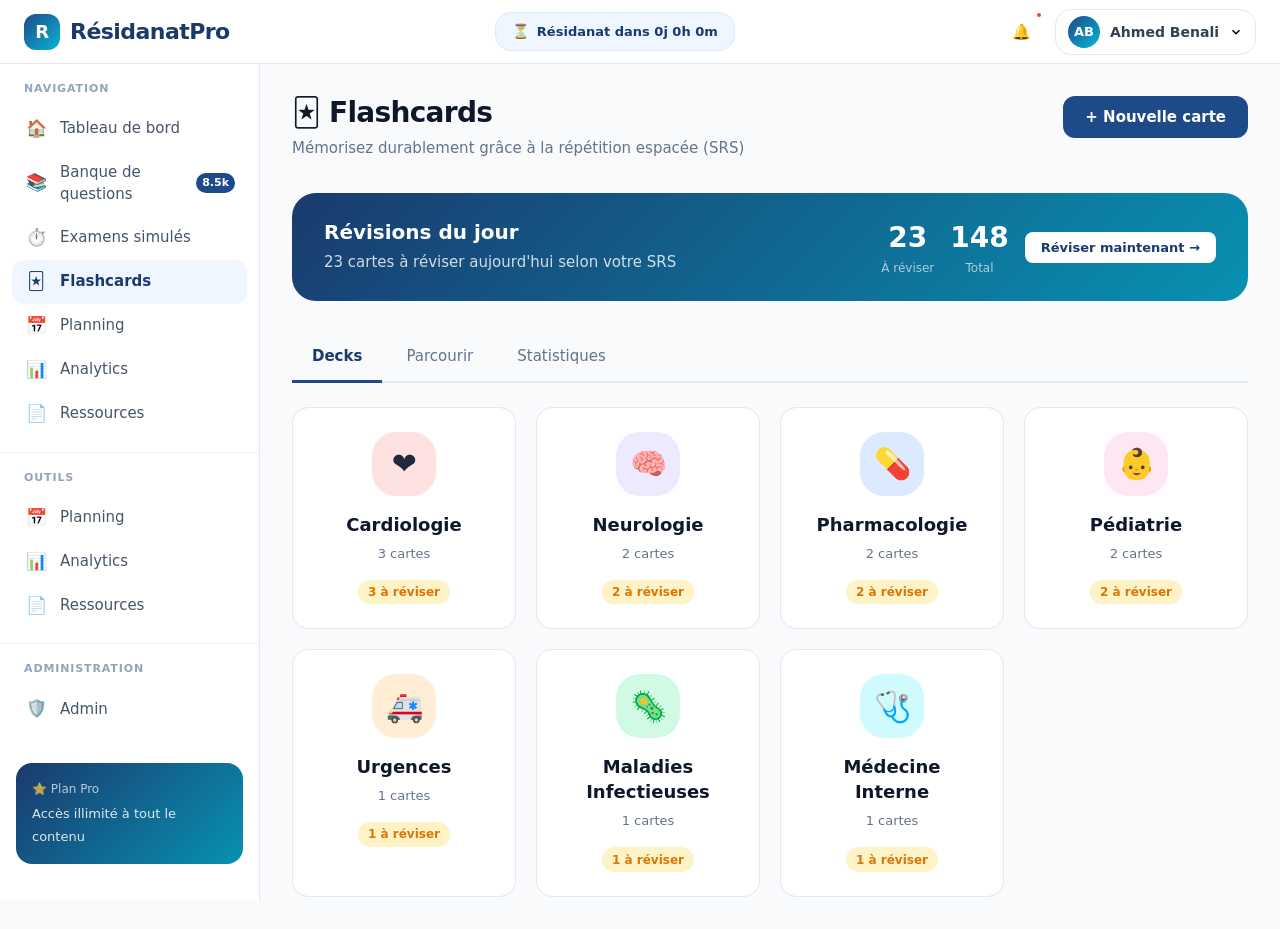
<file: flashcards.html>
<!DOCTYPE html>
<html lang="fr">
<head>
  <meta charset="UTF-8">
  <meta name="viewport" content="width=device-width, initial-scale=1.0">
  <title>Flashcards — RésidanatPro</title>
  <link rel="stylesheet" href="resources/css/main.css">
  <style>
    .app-layout { padding-top: var(--navbar-height); }
    .app-main { margin-left: var(--sidebar-width); padding: 2rem; }
    @media(max-width:1024px) { .app-main { margin-left:0; } }
    @media(max-width:768px)  { .app-main { padding:1rem; } }
    .deck-card { background:var(--white); border:1.5px solid var(--gray-200); border-radius:var(--radius-xl); padding:1.5rem; cursor:pointer; transition:var(--transition-slow); text-align:center; }
    .deck-card:hover { transform:translateY(-4px); box-shadow:var(--shadow-xl); border-color:var(--primary-200); }
    .deck-icon { width:4rem; height:4rem; border-radius:var(--radius-2xl); display:flex; align-items:center; justify-content:center; font-size:1.875rem; margin:0 auto 1rem; }
    .review-answer-btn { flex:1; padding:0.875rem; font-size:1rem; font-weight:700; border-radius:var(--radius-xl); cursor:pointer; border:2px solid; transition:var(--transition); }
    .srs-easy   { background:var(--green-100); color:var(--green-700); border-color:var(--green-300); }
    .srs-easy:hover   { background:var(--green-600); color:white; border-color:var(--green-600); }
    .srs-ok     { background:var(--cyan-100); color:var(--cyan-700); border-color:var(--cyan-200); }
    .srs-ok:hover     { background:var(--cyan-600); color:white; border-color:var(--cyan-600); }
    .srs-hard   { background:var(--amber-100); color:var(--amber-700); border-color:var(--amber-200); }
    .srs-hard:hover   { background:var(--amber-600); color:white; border-color:var(--amber-600); }
    .srs-again  { background:var(--red-100); color:var(--red-700); border-color:var(--red-200); }
    .srs-again:hover  { background:var(--red-600); color:white; border-color:var(--red-600); }
  </style>
</head>
<body class="app-layout">
<div class="toast-container" id="toastContainer"></div>
<div class="app-main">

  <div class="page-header" style="display:flex;justify-content:space-between;align-items:flex-start;flex-wrap:wrap;gap:1rem;">
    <div>
      <h1>🃏 Flashcards</h1>
      <p>Mémorisez durablement grâce à la répétition espacée (SRS)</p>
    </div>
    <button class="btn btn-primary" onclick="openModal('addCardModal')">+ Nouvelle carte</button>
  </div>

  <!-- Today's review banner -->
  <div style="background:linear-gradient(135deg,var(--primary-700),var(--cyan-600));border-radius:var(--radius-2xl);padding:1.5rem 2rem;color:white;display:flex;align-items:center;justify-content:space-between;margin-bottom:2rem;flex-wrap:wrap;gap:1rem;">
    <div>
      <h4 style="color:white;margin-bottom:0.25rem;">Révisions du jour</h4>
      <p style="color:rgba(255,255,255,0.8);font-size:0.9375rem;" id="todayReviewText">23 cartes à réviser aujourd'hui selon votre SRS</p>
    </div>
    <div style="display:flex;gap:1rem;align-items:center;">
      <div style="text-align:center;"><div style="font-size:1.75rem;font-weight:800;color:white;" id="dueCount">23</div><div style="font-size:0.75rem;color:rgba(255,255,255,0.65);">À réviser</div></div>
      <div style="text-align:center;"><div style="font-size:1.75rem;font-weight:800;color:white;">148</div><div style="font-size:0.75rem;color:rgba(255,255,255,0.65);">Total</div></div>
      <button class="btn btn-sm" style="background:white;color:var(--primary-700);font-weight:700;" onclick="startReview('due')">Réviser maintenant →</button>
    </div>
  </div>

  <!-- Tabs -->
  <div class="tabs" id="flashTabs">
    <div class="tab-item active" onclick="switchFlashTab('decks',this)">Decks</div>
    <div class="tab-item" onclick="switchFlashTab('browse',this)">Parcourir</div>
    <div class="tab-item" onclick="switchFlashTab('stats',this)">Statistiques</div>
  </div>

  <!-- DECKS panel -->
  <div id="panelDecks">
    <div style="display:grid;grid-template-columns:repeat(auto-fill,minmax(200px,1fr));gap:1.25rem;" id="decksGrid"></div>
  </div>

  <!-- BROWSE panel -->
  <div id="panelBrowse" style="display:none;">
    <div style="display:flex;gap:0.75rem;margin-bottom:1.25rem;flex-wrap:wrap;">
      <div class="search-wrap" style="flex:1;min-width:200px;"><span class="search-icon">🔍</span><input type="text" class="form-control" id="cardSearch" placeholder="Rechercher une carte..."></div>
      <select class="form-control form-select" id="cardDeckFilter" style="width:auto;">
        <option value="">Tous les decks</option>
      </select>
    </div>
    <div id="cardBrowseList" style="display:grid;grid-template-columns:repeat(auto-fill,minmax(280px,1fr));gap:1rem;"></div>
  </div>

  <!-- STATS panel -->
  <div id="panelStats" style="display:none;">
    <div style="display:grid;grid-template-columns:repeat(4,1fr);gap:1rem;margin-bottom:2rem;" id="flashStatsGrid">
      <div class="stat-card"><div class="stat-icon green">✅</div><div class="stat-content"><div class="stat-label">Maîtrisées</div><div class="stat-value">89</div></div></div>
      <div class="stat-card"><div class="stat-icon cyan">📖</div><div class="stat-content"><div class="stat-label">En cours</div><div class="stat-value">42</div></div></div>
      <div class="stat-card"><div class="stat-icon amber">⏳</div><div class="stat-content"><div class="stat-label">À réviser</div><div class="stat-value">23</div></div></div>
      <div class="stat-card"><div class="stat-icon red">🔴</div><div class="stat-content"><div class="stat-label">Nouvelles</div><div class="stat-value">17</div></div></div>
    </div>
    <div class="card">
      <div class="card-header"><h5 style="font-weight:700;">Activité des 14 derniers jours</h5></div>
      <div class="card-body">
        <div style="display:flex;align-items:flex-end;gap:0.5rem;height:120px;" id="flashActivityChart"></div>
      </div>
    </div>
  </div>

  <!-- Review Interface (overlay) -->
  <div id="reviewInterface" style="display:none;position:fixed;inset:0;background:var(--gray-50);z-index:300;overflow-y:auto;">
    <div style="max-width:680px;margin:0 auto;padding:2rem 1.5rem;">
      <!-- Header -->
      <div style="display:flex;justify-content:space-between;align-items:center;margin-bottom:1.5rem;">
        <button class="btn btn-ghost" onclick="endReview()">← Retour</button>
        <div style="text-align:center;">
          <div style="font-size:0.875rem;color:var(--gray-500);">Carte <strong id="reviewCurrent">1</strong> / <strong id="reviewTotal">0</strong></div>
          <div class="progress" style="width:200px;margin-top:0.25rem;"><div class="progress-bar" id="reviewProgress" style="width:0%;"></div></div>
        </div>
        <span class="badge badge-primary" id="reviewDeckName">Cardiologie</span>
      </div>

      <!-- Flashcard -->
      <div class="flashcard-container" style="min-height:320px;margin-bottom:1.5rem;">
        <div class="flashcard" id="theCard" onclick="flipCard()">
          <div class="flashcard-face flashcard-front">
            <span class="flashcard-tag" id="cardCategory">Définition</span>
            <h3 id="cardFront" style="font-size:1.5rem;">Question</h3>
            <p style="color:rgba(255,255,255,0.7);font-size:0.9375rem;">Cliquez pour voir la réponse</p>
          </div>
          <div class="flashcard-face flashcard-back">
            <span class="flashcard-tag">Réponse</span>
            <h3 id="cardBackTitle" style="font-size:1.125rem;margin-bottom:0.75rem;"></h3>
            <p id="cardBack" style="font-size:0.9375rem;line-height:1.7;"></p>
          </div>
        </div>
      </div>

      <!-- Before flip: just the flip hint -->
      <div id="flipHint" style="text-align:center;color:var(--gray-400);font-size:0.9375rem;">
        <span>👆 Cliquez sur la carte pour voir la réponse</span>
      </div>

      <!-- After flip: SRS buttons -->
      <div id="srsButtons" style="display:none;">
        <p style="text-align:center;color:var(--gray-600);font-size:0.9375rem;margin-bottom:1rem;">Comment avez-vous trouvé cette carte ?</p>
        <div style="display:flex;gap:0.75rem;">
          <button class="review-answer-btn srs-again"  onclick="answerCard(1)">🔄 À revoir<br><small style="font-weight:400;font-size:0.75rem;">&lt; 1 min</small></button>
          <button class="review-answer-btn srs-hard"   onclick="answerCard(2)">😓 Difficile<br><small style="font-weight:400;font-size:0.75rem;">6 min</small></button>
          <button class="review-answer-btn srs-ok"     onclick="answerCard(3)">😊 Bien<br><small style="font-weight:400;font-size:0.75rem;">10 min</small></button>
          <button class="review-answer-btn srs-easy"   onclick="answerCard(4)">😁 Facile<br><small style="font-weight:400;font-size:0.75rem;">4 jours</small></button>
        </div>
      </div>
    </div>
  </div>
</div>

<!-- Add card modal -->
<div class="modal-overlay" id="addCardModal" style="display:none;">
  <div class="modal">
    <div class="modal-header">
      <h4>+ Nouvelle Flashcard</h4>
      <button onclick="closeModal('addCardModal')" class="btn btn-ghost btn-icon">✕</button>
    </div>
    <div class="modal-body">
      <div class="form-group">
        <label class="form-label">Deck / Spécialité</label>
        <select class="form-control form-select" id="newCardDeck">
          <option>Cardiologie</option>
          <option>Neurologie</option>
          <option>Pédiatrie</option>
          <option>Pharmacologie</option>
          <option>Urgences</option>
        </select>
      </div>
      <div class="form-group">
        <label class="form-label">Catégorie</label>
        <select class="form-control form-select" id="newCardCat">
          <option>Définition</option>
          <option>Médicament</option>
          <option>Critères diagnostiques</option>
          <option>Protocole</option>
          <option>Valeur normale</option>
        </select>
      </div>
      <div class="form-group">
        <label class="form-label">Recto (Question)</label>
        <input type="text" class="form-control" id="newCardFront" placeholder="Ex: Définition de l'insuffisance cardiaque">
      </div>
      <div class="form-group">
        <label class="form-label">Verso (Réponse)</label>
        <textarea class="form-control" id="newCardBack" rows="4" placeholder="Réponse détaillée..."></textarea>
      </div>
    </div>
    <div class="modal-footer">
      <button onclick="closeModal('addCardModal')" class="btn btn-ghost">Annuler</button>
      <button onclick="addCustomCard()" class="btn btn-primary">Créer la carte</button>
    </div>
  </div>
</div>

<script src="resources/js/app.js"></script>
<script src="resources/js/layout.js"></script>
<script>
if (!Auth.isLogged()) {
  localStorage.setItem('rp_user', JSON.stringify({id:'1',firstName:'Ahmed',lastName:'Benali',email:'demo@residanatpro.dz',specialty:'Cardiologie',university:"Faculté d'Alger",examDate:'2026-07-08',plan:'pro',avatar:'AB'}));
  localStorage.setItem('rp_logged','1');
}
renderLayout();

// Flashcard data
const CARDS = [
  { id:1, deck:'Cardiologie', cat:'Définition', front:"Insuffisance cardiaque — Définition", back:"Syndrome clinique causé par une anomalie structurale ou fonctionnelle du cœur, entraînant une réduction du débit cardiaque ou une élévation des pressions de remplissage. Critères : dyspnée, œdèmes, signes congestifs + fraction d'éjection altérée ou préservée.", interval:4, dueDate:new Date().toISOString() },
  { id:2, deck:'Cardiologie', cat:'Médicament', front:"IEC — Mécanisme d'action", back:"Inhibiteurs de l'Enzyme de Conversion. Bloquent la conversion de l'angiotensine I en angiotensine II → vasodilatation + réduction de l'aldostérone → ↓ précharge et postcharge. Indiqués : IC, HTA, néphropathie diabétique.", interval:7, dueDate:new Date().toISOString() },
  { id:3, deck:'Cardiologie', cat:'Critères diagnostiques', front:"Critères de Framingham (IC)", back:"Majeurs : dyspnée nocturne paroxystique, turgescence jugulaire, crépitants bilatéraux, cardiomégalie, OAP, bruit de galop B3, reflux hépatojugulaire. Mineurs : œdèmes membres inférieurs, dyspnée d'effort, épanchement pleural, FC > 120 bpm.", interval:3, dueDate:new Date().toISOString() },
  { id:4, deck:'Neurologie', cat:'Définition', front:"AVC ischémique — Fenêtre de thrombolyse", back:"Thrombolyse IV (rt-PA / alteplase) : jusqu'à 4h30 après le début des symptômes. Thrombectomie mécanique : jusqu'à 6h (voire 24h si zone de pénombre étendue selon imagerie). NB : Pas de délai si symptômes au réveil → IRM diffusion/perfusion.", interval:2, dueDate:new Date().toISOString() },
  { id:5, deck:'Neurologie', cat:'Protocole', front:"Glasgow Coma Scale — Composantes et score max", back:"E (Ouverture des yeux) : 4 pts. V (Réponse verbale) : 5 pts. M (Réponse motrice) : 6 pts. TOTAL MAX : 15. Score ≤ 8 = coma = intubation. Score ≤ 13 = trauma crânien modéré à sévère.", interval:5, dueDate:new Date().toISOString() },
  { id:6, deck:'Pharmacologie', cat:'Médicament', front:"Amiodarone — Effets indésirables majeurs", back:"🫁 Pneumopathie interstitielle (surveillance radio thorax). 🦋 Thyroïdite (hyper ou hypo → TSH 6 mois). 👁 Microsdépôts cornéens (quasi-constant, bénin). ☀️ Photosensibilité. ⚠️ Hépatotoxicité. ECG : allongement QT.", interval:3, dueDate:new Date().toISOString() },
  { id:7, deck:'Pharmacologie', cat:'Médicament', front:"β-bloquants — Contre-indications absolues", back:"• Asthme (sauf cardiosélectifs en cas de BPCO légère) • Bradycardie < 50 bpm • BAV 2ème et 3ème degré sans pacemaker • Bloc sino-auriculaire • Choc cardiogénique • Phéochromocytome non traité. Relatif : artérite des membres inférieurs.", interval:6, dueDate:new Date().toISOString() },
  { id:8, deck:'Pédiatrie', cat:'Valeur normale', front:"Constantes vitales — Nourrisson 1 an", back:"FC : 80–130 bpm. FR : 25–40 cycle/min. PA systolique : ~90 mmHg. Poids moyen : ~10 kg. Taille : ~75 cm. Température normale : 36.5–37.5°C. Diurèse : 1–2 mL/kg/h.", interval:4, dueDate:new Date().toISOString() },
  { id:9, deck:'Pédiatrie', cat:'Protocole', front:"Réhydratation orale — SRO", back:"Solutions de réhydratation orale (SRO) OMS : Na⁺ 75 mmol/L, K⁺ 20 mmol/L, Cl⁻ 65 mmol/L, citrate 10 mmol/L, glucose 75 mmol/L. Osmolarité : 245 mOsm/L. Indication : déshydratation légère à modérée (< 10%). Dose : 5–10 mL/kg/h.", interval:2, dueDate:new Date().toISOString() },
  { id:10, deck:'Urgences', cat:'Protocole', front:"RCP adulte — Algorithme BLS", back:"1. Vérifier sécurité. 2. Évaluer réponse + respiration. 3. Appel SAMU 15 / défibrillateur. 4. 30 compressions thoraciques (5–6 cm, 100–120/min). 5. 2 insufflations. 6. Continuer 30:2 jusqu'au DSA. 7. Défibrillation si FV/TV sans pouls. 8. Adrénaline après 3ème choc.", interval:1, dueDate:new Date().toISOString() },
  { id:11, deck:'Maladies Infectieuses', cat:'Définition', front:"Critères SIRS (Syndrome de Réponse Inflammatoire Systémique)", back:"≥ 2 critères parmi : T° > 38°C ou < 36°C, FC > 90 bpm, FR > 20/min ou PaCO2 < 32 mmHg, GB > 12 000 ou < 4 000 ou > 10% formes jeunes. SEPSIS = SIRS + infection documentée ou suspectée.", interval:3, dueDate:new Date().toISOString() },
  { id:12, deck:'Médecine Interne', cat:'Critères diagnostiques', front:"Critères diagnostiques — Diabète type 2", back:"• Glycémie à jeun ≥ 1.26 g/L (7 mmol/L) × 2 prélèvements. OU • Glycémie ≥ 2 g/L (11.1 mmol/L) à n'importe quel moment + symptômes. OU • HbA1c ≥ 6.5% × 2. OU • HGPO (75g) à 2h ≥ 2 g/L.", interval:5, dueDate:new Date().toISOString() },
];

let customCards = Store.get('custom_cards', []);
let allCards = [...CARDS, ...customCards];

const DECKS = [...new Set(allCards.map(c => c.deck))].map(name => {
  const cards = allCards.filter(c => c.deck === name);
  const due = cards.filter(c => new Date(c.dueDate) <= new Date()).length;
  const emoji = {Cardiologie:'❤️',Neurologie:'🧠',Pharmacologie:'💊',Pédiatrie:'👶',Urgences:'🚑','Maladies Infectieuses':'🦠','Médecine Interne':'🩺'}[name] || '📚';
  const color = {Cardiologie:'var(--red-100)',Neurologie:'var(--purple-100)',Pharmacologie:'var(--primary-100)',Pédiatrie:'#fce7f3',Urgences:'#ffedd5','Maladies Infectieuses':'var(--green-100)','Médecine Interne':'var(--cyan-100)'}[name] || 'var(--gray-100)';
  return { name, emoji, color, total: cards.length, due };
});

// Render decks
document.getElementById('decksGrid').innerHTML = DECKS.map(d => `
  <div class="deck-card" onclick="startReview('deck','${d.name}')">
    <div class="deck-icon" style="background:${d.color};">${d.emoji}</div>
    <h5 style="margin-bottom:0.375rem;color:var(--gray-900);">${d.name}</h5>
    <p style="font-size:0.8125rem;color:var(--gray-500);margin-bottom:0.875rem;">${d.total} cartes</p>
    ${d.due > 0 ? `<span class="badge badge-amber">${d.due} à réviser</span>` : '<span class="badge badge-green">À jour ✓</span>'}
  </div>
`).join('');

// Populate deck filter
const deckFilter = document.getElementById('cardDeckFilter');
DECKS.forEach(d => { const o = document.createElement('option'); o.textContent = d.name; o.value = d.name; deckFilter.appendChild(o); });

// Browse
function renderBrowse() {
  const search = document.getElementById('cardSearch').value.toLowerCase();
  const deck = document.getElementById('cardDeckFilter').value;
  const cards = allCards.filter(c => {
    if (deck && c.deck !== deck) return false;
    if (search && !c.front.toLowerCase().includes(search) && !c.back.toLowerCase().includes(search)) return false;
    return true;
  });
  document.getElementById('cardBrowseList').innerHTML = cards.map(c => `
    <div class="card card-hover" style="cursor:default;">
      <div class="card-body">
        <div style="display:flex;gap:0.5rem;margin-bottom:0.75rem;">
          <span class="badge badge-primary" style="font-size:0.7rem;">${c.deck}</span>
          <span class="badge badge-gray" style="font-size:0.7rem;">${c.cat}</span>
        </div>
        <h6 style="color:var(--gray-800);margin-bottom:0.5rem;font-size:0.9375rem;">${c.front}</h6>
        <p style="font-size:0.8125rem;color:var(--gray-600);line-height:1.6;display:-webkit-box;-webkit-line-clamp:3;-webkit-box-orient:vertical;overflow:hidden;">${c.back}</p>
      </div>
    </div>
  `).join('');
}
document.getElementById('cardSearch').addEventListener('input', renderBrowse);
document.getElementById('cardDeckFilter').addEventListener('change', renderBrowse);
renderBrowse();

// Flash stats chart
const flashChart = document.getElementById('flashActivityChart');
const days = ['J-13','J-12','J-11','J-10','J-9','J-8','J-7','J-6','J-5','J-4','J-3','J-2','J-1','Auj'];
const vals = [12,18,8,22,15,19,25,10,20,17,23,14,21,23];
days.forEach((d,i) => {
  const pct = Math.round(vals[i] / 25 * 100);
  const wrap = document.createElement('div');
  wrap.style.cssText = 'display:flex;flex-direction:column;align-items:center;gap:0.25rem;flex:1;';
  wrap.innerHTML = `
    <div style="font-size:0.7rem;color:var(--gray-500);font-weight:600;">${vals[i]}</div>
    <div style="width:100%;border-radius:4px 4px 0 0;background:${i===13?'var(--primary-600)':'var(--primary-200)'};height:0%;transition:height 0.8s ease;" data-h="${pct}%"></div>
    <div style="font-size:0.625rem;color:var(--gray-400);">${d}</div>`;
  flashChart.appendChild(wrap);
});
setTimeout(() => flashChart.querySelectorAll('[data-h]').forEach(b => b.style.height = b.dataset.h), 200);

// Review logic
let reviewQueue = [];
let reviewIdx = 0;
let isFlipped = false;

function startReview(mode, deckName) {
  if (mode === 'due') {
    reviewQueue = allCards.filter(c => new Date(c.dueDate) <= new Date()).sort(() => Math.random() - 0.5);
  } else {
    reviewQueue = allCards.filter(c => c.deck === deckName).sort(() => Math.random() - 0.5);
  }
  if (reviewQueue.length === 0) { showToast('Aucune carte à réviser pour le moment ! ✅', 'success'); return; }
  reviewIdx = 0;
  isFlipped = false;
  document.getElementById('reviewInterface').style.display = 'block';
  document.getElementById('reviewTotal').textContent = reviewQueue.length;
  document.getElementById('reviewDeckName').textContent = deckName || 'Révision du jour';
  showCard();
}

function showCard() {
  if (reviewIdx >= reviewQueue.length) { endReview(); return; }
  const card = reviewQueue[reviewIdx];
  isFlipped = false;
  document.getElementById('theCard').classList.remove('flipped');
  document.getElementById('cardCategory').textContent = card.cat;
  document.getElementById('cardFront').textContent = card.front;
  document.getElementById('cardBackTitle').textContent = card.front;
  document.getElementById('cardBack').textContent = card.back;
  document.getElementById('reviewCurrent').textContent = reviewIdx + 1;
  document.getElementById('reviewProgress').style.width = (reviewIdx / reviewQueue.length * 100) + '%';
  document.getElementById('flipHint').style.display = 'block';
  document.getElementById('srsButtons').style.display = 'none';
}

function flipCard() {
  if (isFlipped) return;
  isFlipped = true;
  document.getElementById('theCard').classList.add('flipped');
  document.getElementById('flipHint').style.display = 'none';
  document.getElementById('srsButtons').style.display = 'block';
}

function answerCard(rating) {
  // SRS: update interval based on rating
  const card = reviewQueue[reviewIdx];
  const nextDays = [0, 0.001, 0.004, 0.007, 4][rating]; // again=1min, hard=6min, ok=10min, easy=4days
  card.dueDate = new Date(Date.now() + nextDays * 86400000).toISOString();
  card.interval = nextDays;
  reviewIdx++;

  if (reviewIdx >= reviewQueue.length) {
    document.getElementById('reviewProgress').style.width = '100%';
    setTimeout(endReview, 400);
    showToast(`🎉 Session terminée ! ${reviewQueue.length} cartes révisées.`, 'success');
  } else {
    showCard();
  }
}

function endReview() {
  document.getElementById('reviewInterface').style.display = 'none';
  // Update due count
  const due = allCards.filter(c => new Date(c.dueDate) <= new Date()).length;
  document.getElementById('dueCount').textContent = due;
  document.getElementById('todayReviewText').textContent = `${due} cartes à réviser aujourd'hui selon votre SRS`;
}

// Add custom card
function addCustomCard() {
  const card = {
    id: Date.now(), deck: document.getElementById('newCardDeck').value,
    cat: document.getElementById('newCardCat').value,
    front: document.getElementById('newCardFront').value,
    back: document.getElementById('newCardBack').value,
    interval: 0, dueDate: new Date().toISOString()
  };
  if (!card.front || !card.back) { showToast('Remplissez le recto et le verso', 'error'); return; }
  customCards.push(card);
  allCards.push(card);
  Store.set('custom_cards', customCards);
  closeModal('addCardModal');
  showToast('Carte créée avec succès !', 'success');
  renderBrowse();
}

// Tabs
function switchFlashTab(tab, el) {
  document.querySelectorAll('#flashTabs .tab-item').forEach(t => t.classList.remove('active'));
  el.classList.add('active');
  document.getElementById('panelDecks').style.display = tab === 'decks' ? 'block' : 'none';
  document.getElementById('panelBrowse').style.display = tab === 'browse' ? 'block' : 'none';
  document.getElementById('panelStats').style.display = tab === 'stats' ? 'block' : 'none';
  if (tab === 'browse') renderBrowse();
}

// Responsive
function adjustFlashStats() {
  const g = document.getElementById('flashStatsGrid');
  if (g) g.style.gridTemplateColumns = window.innerWidth < 600 ? 'repeat(2,1fr)' : 'repeat(4,1fr)';
}
adjustFlashStats(); window.addEventListener('resize', adjustFlashStats);
</script>
</body>
</html>
</file>
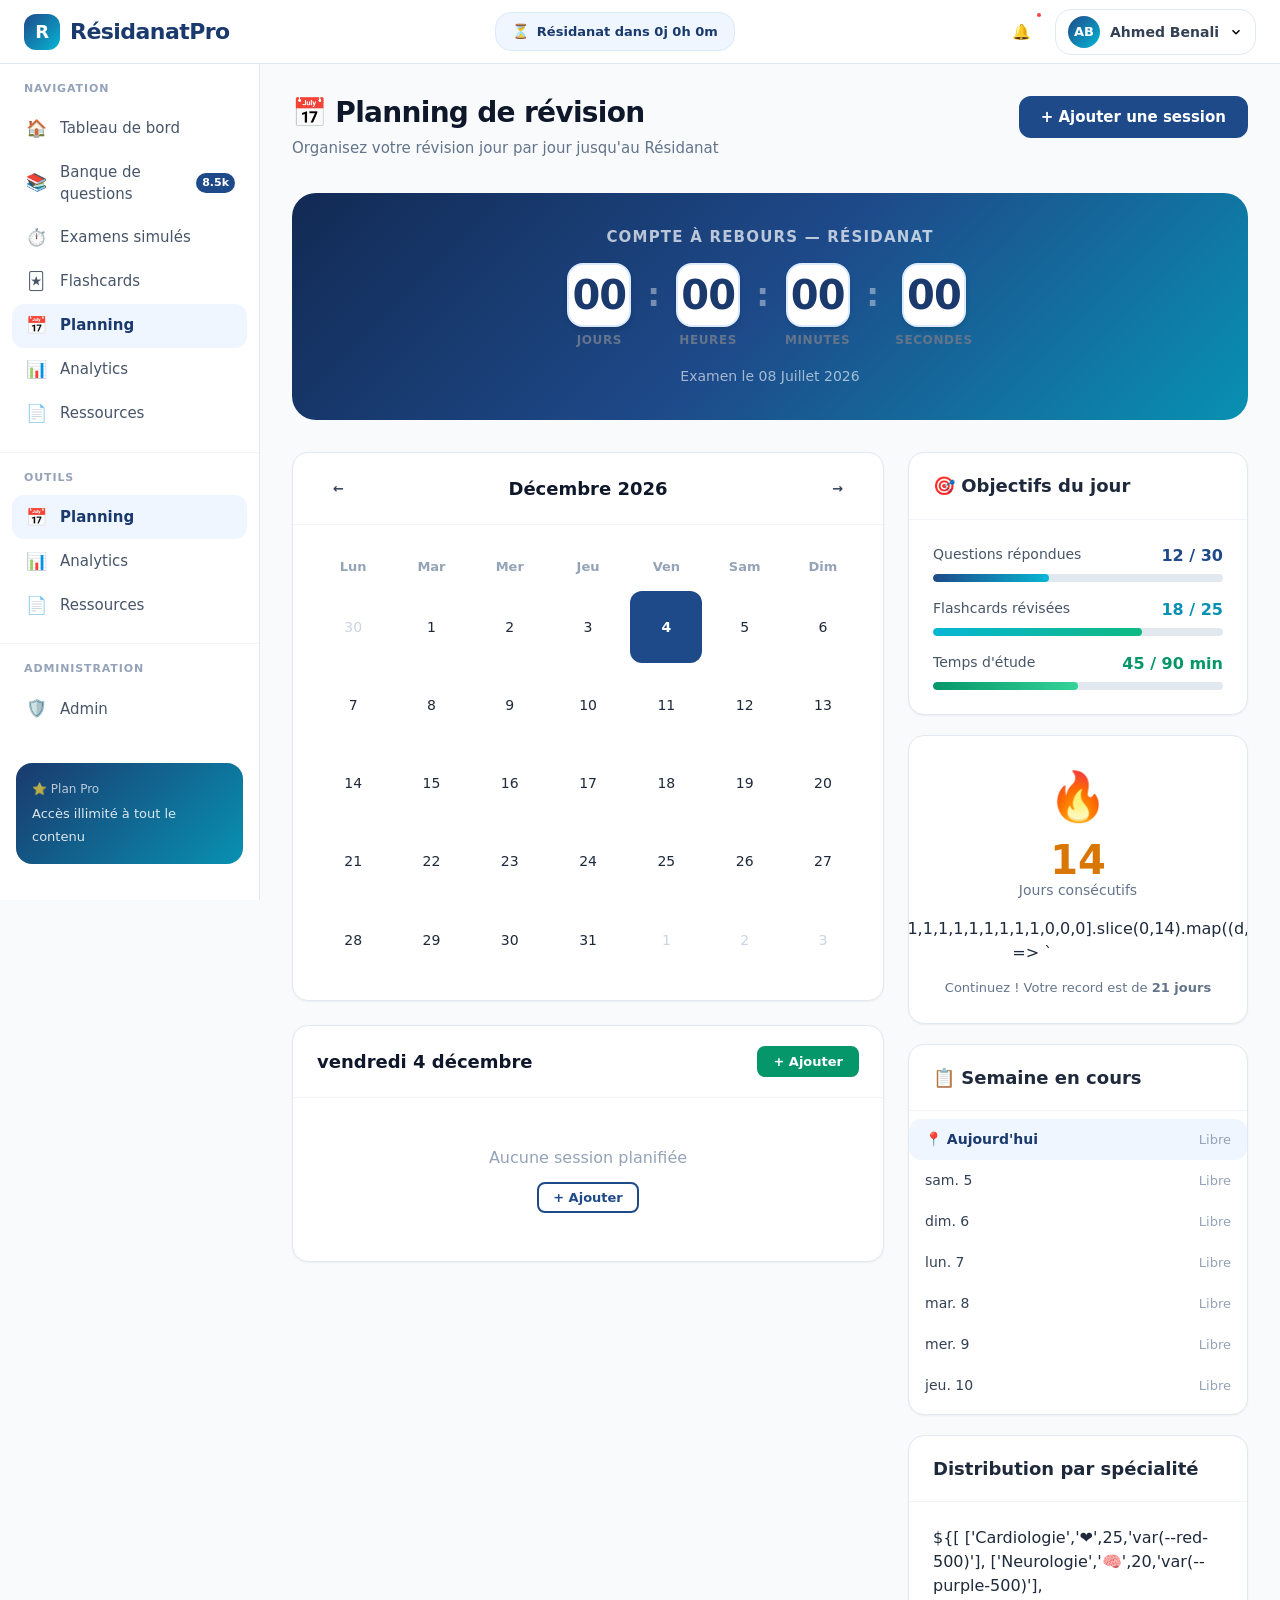
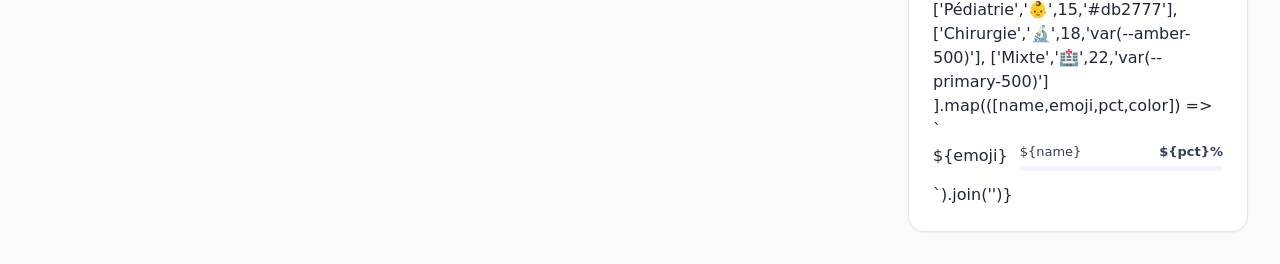
<file: planner.html>
<!DOCTYPE html>
<html lang="fr">
<head>
  <meta charset="UTF-8">
  <meta name="viewport" content="width=device-width, initial-scale=1.0">
  <title>Planning — RésidanatPro</title>
  <link rel="stylesheet" href="resources/css/main.css">
  <style>
    .app-layout { padding-top: var(--navbar-height); }
    .app-main { margin-left: var(--sidebar-width); padding: 2rem; }
    @media(max-width:1024px) { .app-main { margin-left:0; } }
    @media(max-width:768px)  { .app-main { padding:1rem; } }
    .session-item { display:flex; align-items:center; gap:1rem; padding:0.875rem 1rem; border-radius:var(--radius-lg); border:1.5px solid var(--gray-200); background:var(--white); margin-bottom:0.625rem; transition:var(--transition); cursor:pointer; }
    .session-item:hover { border-color:var(--primary-300); box-shadow:var(--shadow-sm); }
    .session-item.done { border-color:var(--green-300); background:var(--green-50); }
    .session-item.today { border-color:var(--primary-600); border-width:2px; }
  </style>
</head>
<body class="app-layout">
<div class="toast-container" id="toastContainer"></div>
<div class="app-main">

  <div class="page-header" style="display:flex;justify-content:space-between;align-items:flex-start;flex-wrap:wrap;gap:1rem;">
    <div>
      <h1>📅 Planning de révision</h1>
      <p>Organisez votre révision jour par jour jusqu'au Résidanat</p>
    </div>
    <button class="btn btn-primary" onclick="openModal('addSessionModal')">+ Ajouter une session</button>
  </div>

  <!-- Countdown banner -->
  <div style="background:linear-gradient(135deg,var(--primary-800),var(--primary-600),var(--cyan-600));border-radius:var(--radius-2xl);padding:2rem;margin-bottom:2rem;text-align:center;color:white;">
    <p style="font-size:0.9375rem;color:rgba(255,255,255,0.7);margin-bottom:0.75rem;text-transform:uppercase;letter-spacing:0.08em;font-weight:600;">Compte à rebours — Résidanat</p>
    <div class="countdown-wrap" id="mainCountdown" style="justify-content:center;"></div>
    <p style="color:rgba(255,255,255,0.6);font-size:0.875rem;margin-top:1rem;" id="examDateLabel">Examen le 08 Juillet 2026</p>
  </div>

  <!-- Main grid -->
  <div style="display:grid;grid-template-columns:1fr 340px;gap:1.5rem;" id="plannerGrid">
    <!-- Left: calendar + sessions -->
    <div>
      <!-- Calendar -->
      <div class="card" style="margin-bottom:1.5rem;">
        <div class="card-header" style="display:flex;justify-content:space-between;align-items:center;">
          <button class="btn btn-ghost btn-sm" onclick="prevMonth()">←</button>
          <h5 style="font-weight:700;color:var(--gray-900);" id="calMonthTitle">Mai 2026</h5>
          <button class="btn btn-ghost btn-sm" onclick="nextMonth()">→</button>
        </div>
        <div class="card-body">
          <div class="calendar-grid" id="calGrid"></div>
        </div>
      </div>

      <!-- Sessions for selected day -->
      <div class="card">
        <div class="card-header" style="display:flex;justify-content:space-between;align-items:center;">
          <h5 style="font-weight:700;color:var(--gray-900);" id="selectedDayTitle">Aujourd'hui</h5>
          <button class="btn btn-green btn-sm" onclick="openModal('addSessionModal')">+ Ajouter</button>
        </div>
        <div class="card-body" id="daySessionsList">
          <div class="empty-state" style="padding:2rem;">
            <div class="empty-icon">📅</div>
            <p>Sélectionnez un jour pour voir les sessions</p>
          </div>
        </div>
      </div>
    </div>

    <!-- Right: week view + goals + streak -->
    <div style="display:flex;flex-direction:column;gap:1.25rem;">

      <!-- Today's progress -->
      <div class="card">
        <div class="card-header"><h5 style="font-weight:700;">🎯 Objectifs du jour</h5></div>
        <div class="card-body">
          <div style="margin-bottom:1rem;">
            <div style="display:flex;justify-content:space-between;margin-bottom:0.375rem;">
              <span style="font-size:0.875rem;color:var(--gray-600);">Questions répondues</span>
              <span style="font-weight:700;color:var(--primary-600);" id="todayQs">12 / 30</span>
            </div>
            <div class="progress"><div class="progress-bar" style="width:40%;"></div></div>
          </div>
          <div style="margin-bottom:1rem;">
            <div style="display:flex;justify-content:space-between;margin-bottom:0.375rem;">
              <span style="font-size:0.875rem;color:var(--gray-600);">Flashcards révisées</span>
              <span style="font-weight:700;color:var(--cyan-600);" id="todayCards">18 / 25</span>
            </div>
            <div class="progress"><div class="progress-bar" style="width:72%;background:linear-gradient(90deg,var(--cyan-500),var(--green-500));"></div></div>
          </div>
          <div>
            <div style="display:flex;justify-content:space-between;margin-bottom:0.375rem;">
              <span style="font-size:0.875rem;color:var(--gray-600);">Temps d'étude</span>
              <span style="font-weight:700;color:var(--green-600);">45 / 90 min</span>
            </div>
            <div class="progress"><div class="progress-bar green" style="width:50%;"></div></div>
          </div>
        </div>
      </div>

      <!-- Study streak -->
      <div class="card">
        <div class="card-body" style="text-align:center;">
          <div style="font-size:3rem;margin-bottom:0.5rem;">🔥</div>
          <div style="font-size:2.5rem;font-weight:900;color:var(--amber-600);line-height:1;" id="streakVal">14</div>
          <div style="font-size:0.875rem;color:var(--gray-500);margin-bottom:1rem;">Jours consécutifs</div>
          <div style="display:flex;justify-content:center;gap:0.375rem;">
            ${[1,1,1,1,1,1,1,1,1,1,1,1,1,1,0,0,0].slice(0,14).map((d,i) => `<div style="width:1.5rem;height:1.5rem;border-radius:4px;background:${d?'var(--amber-500)':'var(--gray-200)'};"></div>`).join('')}
          </div>
          <p style="font-size:0.8125rem;color:var(--gray-500);margin-top:0.75rem;">Continuez ! Votre record est de <strong>21 jours</strong></p>
        </div>
      </div>

      <!-- Weekly plan -->
      <div class="card">
        <div class="card-header"><h5 style="font-weight:700;">📋 Semaine en cours</h5></div>
        <div class="card-body" style="padding:0.5rem 0;" id="weekPlanList"></div>
      </div>

      <!-- Specialty distribution -->
      <div class="card">
        <div class="card-header"><h5 style="font-weight:700;">Distribution par spécialité</h5></div>
        <div class="card-body">
          ${[
            ['Cardiologie','❤️',25,'var(--red-500)'],
            ['Neurologie','🧠',20,'var(--purple-500)'],
            ['Pédiatrie','👶',15,'#db2777'],
            ['Chirurgie','🔬',18,'var(--amber-500)'],
            ['Mixte','🏥',22,'var(--primary-500)']
          ].map(([name,emoji,pct,color]) => `
            <div style="display:flex;align-items:center;gap:0.75rem;margin-bottom:0.75rem;">
              <span>${emoji}</span>
              <div style="flex:1;">
                <div style="display:flex;justify-content:space-between;margin-bottom:0.25rem;">
                  <span style="font-size:0.8125rem;color:var(--gray-700);">${name}</span>
                  <span style="font-size:0.8125rem;font-weight:700;color:var(--gray-700);">${pct}%</span>
                </div>
                <div style="height:5px;background:var(--gray-100);border-radius:9999px;overflow:hidden;">
                  <div style="height:100%;width:${pct}%;background:${color};border-radius:9999px;transition:width 0.8s;"></div>
                </div>
              </div>
            </div>
          `).join('')}
        </div>
      </div>
    </div>
  </div>
</div>

<!-- Add session modal -->
<div class="modal-overlay" id="addSessionModal" style="display:none;">
  <div class="modal">
    <div class="modal-header">
      <h4>+ Nouvelle session de révision</h4>
      <button onclick="closeModal('addSessionModal')" class="btn btn-ghost btn-icon">✕</button>
    </div>
    <div class="modal-body">
      <div class="form-group">
        <label class="form-label">Date</label>
        <input type="date" class="form-control" id="sessionDate" value="">
      </div>
      <div class="form-group">
        <label class="form-label">Sujet / Spécialité</label>
        <input type="text" class="form-control" id="sessionTopic" placeholder="Ex: Cardiologie — Insuffisance cardiaque">
      </div>
      <div class="form-group">
        <label class="form-label">Durée (minutes)</label>
        <select class="form-control form-select" id="sessionDuration">
          <option>30</option><option>45</option><option selected>60</option><option>90</option><option>120</option>
        </select>
      </div>
      <div class="form-group">
        <label class="form-label">Type</label>
        <select class="form-control form-select" id="sessionType">
          <option value="qcm">QCM</option>
          <option value="flashcards">Flashcards</option>
          <option value="exam">Simulation d'examen</option>
          <option value="course">Lecture de cours</option>
          <option value="mixed">Mixte</option>
        </select>
      </div>
    </div>
    <div class="modal-footer">
      <button onclick="closeModal('addSessionModal')" class="btn btn-ghost">Annuler</button>
      <button onclick="addSession()" class="btn btn-primary">Ajouter au planning</button>
    </div>
  </div>
</div>

<script src="resources/js/app.js"></script>
<script src="resources/js/layout.js"></script>
<script>
if (!Auth.isLogged()) {
  localStorage.setItem('rp_user', JSON.stringify({id:'1',firstName:'Ahmed',lastName:'Benali',email:'demo@residanatpro.dz',specialty:'Cardiologie',university:"Faculté d'Alger",examDate:'2026-07-08',plan:'pro',avatar:'AB'}));
  localStorage.setItem('rp_logged','1');
}
renderLayout();

const user = Auth.getUser();
const examDate = user?.examDate || '2026-07-08';

// Countdown
function updateCountdown() {
  const cd = getCountdown(examDate);
  document.getElementById('mainCountdown').innerHTML = `
    <div class="countdown-unit"><div class="countdown-value">${String(cd.days).padStart(2,'0')}</div><div class="countdown-label">Jours</div></div>
    <div style="font-size:2rem;font-weight:900;color:rgba(255,255,255,0.4);align-self:flex-start;padding-top:0.5rem;">:</div>
    <div class="countdown-unit"><div class="countdown-value">${String(cd.hours).padStart(2,'0')}</div><div class="countdown-label">Heures</div></div>
    <div style="font-size:2rem;font-weight:900;color:rgba(255,255,255,0.4);align-self:flex-start;padding-top:0.5rem;">:</div>
    <div class="countdown-unit"><div class="countdown-value">${String(cd.minutes).padStart(2,'0')}</div><div class="countdown-label">Minutes</div></div>
    <div style="font-size:2rem;font-weight:900;color:rgba(255,255,255,0.4);align-self:flex-start;padding-top:0.5rem;">:</div>
    <div class="countdown-unit"><div class="countdown-value" id="cdSecs">${String(cd.seconds).padStart(2,'0')}</div><div class="countdown-label">Secondes</div></div>`;
}
updateCountdown();
setInterval(() => {
  const cd = getCountdown(examDate);
  const s = document.getElementById('cdSecs');
  if (s) s.textContent = String(cd.seconds).padStart(2,'0');
}, 1000);

const months = ['Janvier','Février','Mars','Avril','Mai','Juin','Juillet','Août','Septembre','Octobre','Novembre','Décembre'];
let currentMonth = new Date().getMonth();
let currentYear = new Date().getFullYear();
let selectedDate = new Date().toISOString().split('T')[0];

let sessions = Store.get('plan_sessions', [
  { date:'2026-05-01', topic:'Cardiologie — Insuffisance cardiaque', duration:60, type:'qcm', done:false },
  { date:'2026-05-01', topic:'Flashcards Cardiologie', duration:30, type:'flashcards', done:true },
  { date:'2026-05-02', topic:'Neurologie — AVC ischémique', duration:90, type:'course', done:false },
  { date:'2026-05-03', topic:'Simulation d\'examen #9', duration:120, type:'exam', done:false },
  { date:'2026-05-04', topic:'Pédiatrie — Infections', duration:60, type:'qcm', done:false },
  { date:'2026-05-05', topic:'Pharmacologie — Antibiotiques', duration:75, type:'flashcards', done:false },
  { date:'2026-04-30', topic:'Urgences — RCP', duration:60, type:'qcm', done:true },
  { date:'2026-04-29', topic:'Chirurgie — Urgences abdominales', duration:90, type:'qcm', done:true },
]);

const typeIcons = { qcm:'📚', flashcards:'🃏', exam:'⏱️', course:'📖', mixed:'🎯' };
const typeLabels = { qcm:'QCM', flashcards:'Flashcards', exam:'Simulation', course:'Cours', mixed:'Mixte' };

function renderCalendar() {
  const grid = document.getElementById('calGrid');
  document.getElementById('calMonthTitle').textContent = months[currentMonth] + ' ' + currentYear;
  const today = new Date();
  const daysOfWeek = ['Lun','Mar','Mer','Jeu','Ven','Sam','Dim'];

  grid.innerHTML = daysOfWeek.map(d => `<div class="calendar-day-header">${d}</div>`).join('');

  const firstDay = new Date(currentYear, currentMonth, 1);
  const lastDay = new Date(currentYear, currentMonth + 1, 0);
  let startDow = firstDay.getDay(); // 0=Sunday
  startDow = startDow === 0 ? 6 : startDow - 1; // Convert to Mon=0

  // Empty cells before
  for (let i = 0; i < startDow; i++) {
    const d = document.createElement('div');
    d.className = 'calendar-day other-month';
    const prev = new Date(currentYear, currentMonth, -startDow + i + 1);
    d.textContent = prev.getDate();
    grid.appendChild(d);
  }

  for (let d = 1; d <= lastDay.getDate(); d++) {
    const dateStr = `${currentYear}-${String(currentMonth+1).padStart(2,'0')}-${String(d).padStart(2,'0')}`;
    const isToday = today.getDate() === d && today.getMonth() === currentMonth && today.getFullYear() === currentYear;
    const hasSess = sessions.some(s => s.date === dateStr);
    const allDone = hasSess && sessions.filter(s => s.date === dateStr).every(s => s.done);
    const cell = document.createElement('div');
    cell.className = `calendar-day${isToday ? ' today' : ''}${hasSess ? ' has-session' : ''}${allDone ? ' completed' : ''}${dateStr === selectedDate ? ' active' : ''}`;
    cell.textContent = d;
    cell.style.fontWeight = isToday ? '700' : '';
    cell.onclick = () => selectDay(dateStr);
    grid.appendChild(cell);
  }

  // Fill remaining
  const totalCells = startDow + lastDay.getDate();
  const remaining = totalCells % 7 === 0 ? 0 : 7 - (totalCells % 7);
  for (let i = 1; i <= remaining; i++) {
    const d = document.createElement('div');
    d.className = 'calendar-day other-month';
    d.textContent = i;
    grid.appendChild(d);
  }
}

function prevMonth() { currentMonth--; if (currentMonth < 0) { currentMonth = 11; currentYear--; } renderCalendar(); }
function nextMonth() { currentMonth++; if (currentMonth > 11) { currentMonth = 0; currentYear++; } renderCalendar(); }

function selectDay(dateStr) {
  selectedDate = dateStr;
  const date = new Date(dateStr);
  document.getElementById('selectedDayTitle').textContent = date.toLocaleDateString('fr-FR', { weekday:'long', day:'numeric', month:'long' });
  renderCalendar();
  renderDaySessions();
}

function renderDaySessions() {
  const daySessions = sessions.filter(s => s.date === selectedDate);
  const el = document.getElementById('daySessionsList');
  if (daySessions.length === 0) {
    el.innerHTML = `<div style="text-align:center;padding:1.5rem;color:var(--gray-400);">Aucune session planifiée<br><button onclick="openModal('addSessionModal')" class="btn btn-outline btn-sm" style="margin-top:0.75rem;">+ Ajouter</button></div>`;
    return;
  }
  el.innerHTML = daySessions.map((s, i) => {
    const idx = sessions.indexOf(s);
    return `
    <div class="session-item${s.done ? ' done' : ''}${s.date === new Date().toISOString().split('T')[0] ? ' today' : ''}" onclick="toggleSession(${idx})">
      <div style="width:2.5rem;height:2.5rem;border-radius:var(--radius-lg);background:${s.done ? 'var(--green-100)' : 'var(--primary-50)'};display:flex;align-items:center;justify-content:center;font-size:1.25rem;flex-shrink:0;">
        ${s.done ? '✅' : typeIcons[s.type] || '📚'}
      </div>
      <div style="flex:1;">
        <div style="font-weight:600;color:${s.done ? 'var(--gray-400)' : 'var(--gray-800)'};font-size:0.9375rem;${s.done ? 'text-decoration:line-through;' : ''}">${s.topic}</div>
        <div style="font-size:0.8125rem;color:var(--gray-400);">${typeLabels[s.type]} · ${s.duration} min</div>
      </div>
      <span class="badge ${s.done ? 'badge-green' : 'badge-gray'}">${s.done ? 'Fait ✓' : 'À faire'}</span>
    </div>`;
  }).join('');
}

function toggleSession(idx) {
  sessions[idx].done = !sessions[idx].done;
  Store.set('plan_sessions', sessions);
  renderDaySessions();
  renderCalendar();
  if (sessions[idx].done) showToast('Session terminée ! 🎉', 'success');
}

function addSession() {
  const session = {
    date: document.getElementById('sessionDate').value || selectedDate,
    topic: document.getElementById('sessionTopic').value,
    duration: parseInt(document.getElementById('sessionDuration').value),
    type: document.getElementById('sessionType').value,
    done: false
  };
  if (!session.topic) { showToast('Entrez un sujet pour la session', 'error'); return; }
  sessions.push(session);
  Store.set('plan_sessions', sessions);
  closeModal('addSessionModal');
  selectDay(session.date);
  showToast('Session ajoutée au planning !', 'success');
}

// Week plan
const today = new Date();
const weekDays = Array.from({length:7}, (_,i) => {
  const d = new Date(today);
  d.setDate(today.getDate() + i);
  return d.toISOString().split('T')[0];
});
document.getElementById('weekPlanList').innerHTML = weekDays.map(d => {
  const daySess = sessions.filter(s => s.date === d);
  const isToday = d === today.toISOString().split('T')[0];
  const dayName = new Date(d).toLocaleDateString('fr-FR', {weekday:'short', day:'numeric'});
  return `
    <div style="display:flex;align-items:center;justify-content:space-between;padding:0.625rem 1rem;cursor:pointer;border-radius:var(--radius-lg);transition:var(--transition);${isToday ? 'background:var(--primary-50);' : ''}" onclick="selectDay('${d}')" onmouseover="this.style.background='var(--gray-50)'" onmouseout="this.style.background='${isToday ? 'var(--primary-50)' : ''}'">
      <span style="font-size:0.875rem;font-weight:${isToday?'700':'500'};color:${isToday?'var(--primary-700)':'var(--gray-700)'};">${isToday ? '📍 Aujourd\'hui' : dayName}</span>
      ${daySess.length > 0 ? `<span class="badge badge-primary">${daySess.length} session${daySess.length > 1 ? 's' : ''}</span>` : '<span style="font-size:0.8125rem;color:var(--gray-400);">Libre</span>'}
    </div>`;
}).join('');

// Set default date in modal
document.getElementById('sessionDate').value = selectedDate;

// Init
renderCalendar();
selectDay(new Date().toISOString().split('T')[0]);

// Responsive
function adjustPlannerGrid() {
  const g = document.getElementById('plannerGrid');
  if (g) g.style.gridTemplateColumns = window.innerWidth < 1024 ? '1fr' : '1fr 340px';
}
adjustPlannerGrid(); window.addEventListener('resize', adjustPlannerGrid);
</script>
</body>
</html>
</file>
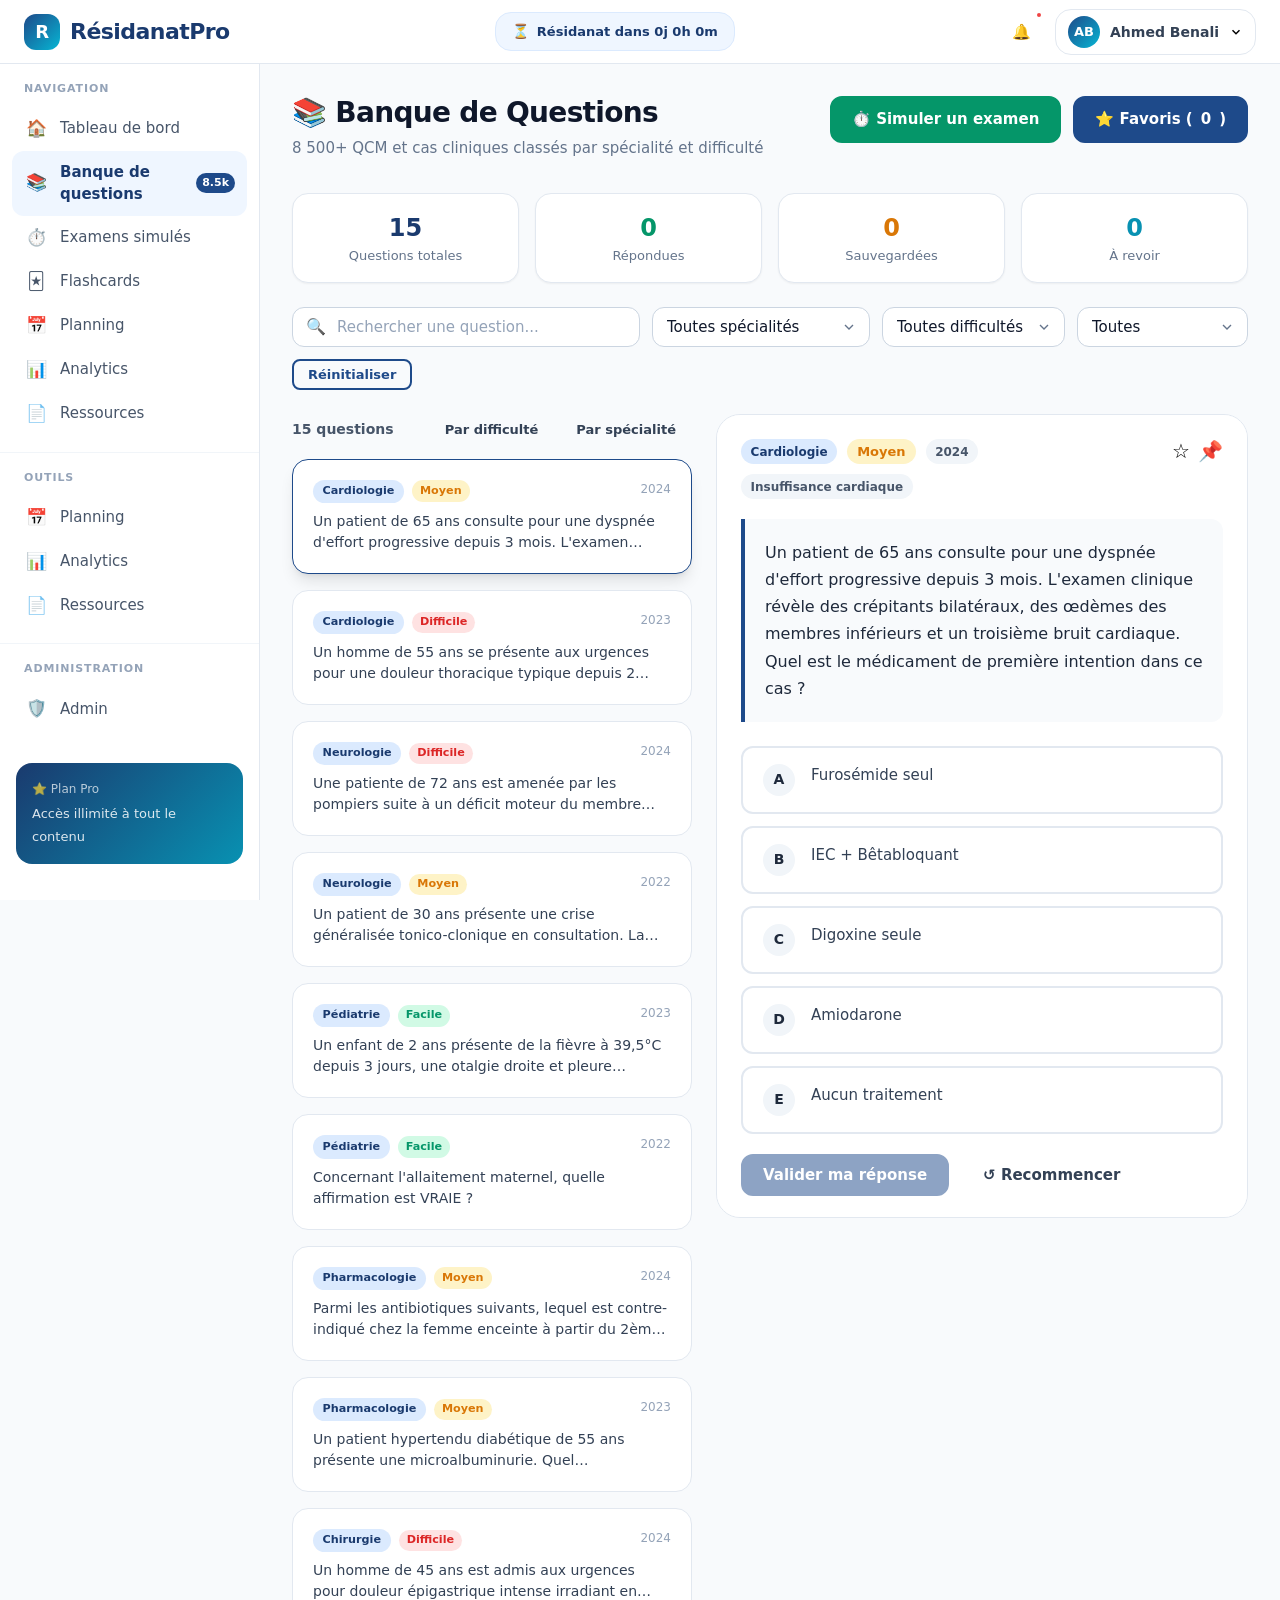
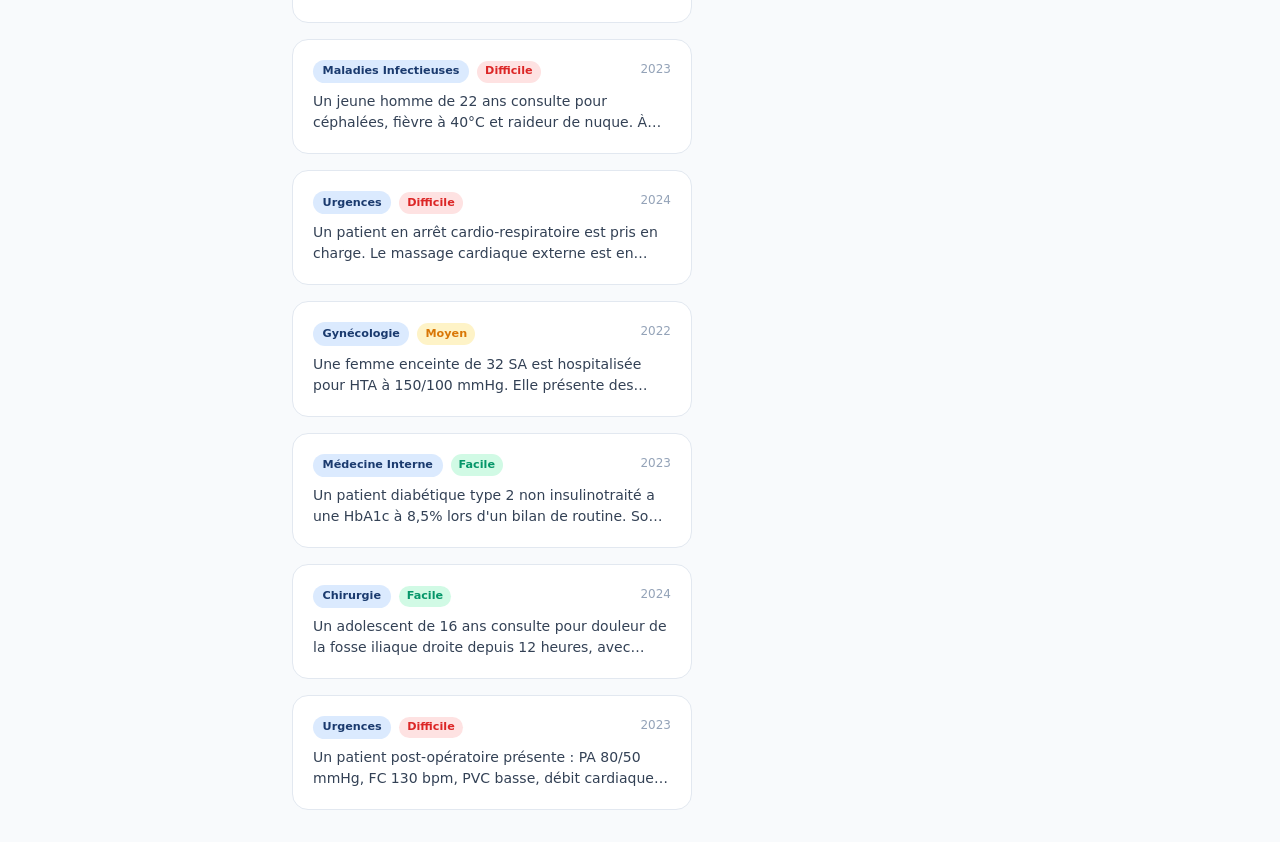
<file: questions.html>
<!DOCTYPE html>
<html lang="fr">
<head>
  <meta charset="UTF-8">
  <meta name="viewport" content="width=device-width, initial-scale=1.0">
  <title>Banque de Questions — RésidanatPro</title>
  <link rel="stylesheet" href="resources/css/main.css">
  <style>
    .app-layout { padding-top: var(--navbar-height); }
    .app-main { margin-left: var(--sidebar-width); padding: 2rem; min-height: calc(100vh - var(--navbar-height)); }
    @media(max-width:1024px) { .app-main { margin-left:0; } }
    @media(max-width:768px)  { .app-main { padding:1rem; } }
    .filter-bar { display:flex; gap:0.75rem; flex-wrap:wrap; align-items:center; margin-bottom:1.5rem; }
    .q-list { display:flex; flex-direction:column; gap:1rem; }
    .q-item { background:var(--white); border:1.5px solid var(--gray-200); border-radius:var(--radius-xl); padding:1.25rem; cursor:pointer; transition:var(--transition); }
    .q-item:hover { border-color:var(--primary-300); box-shadow:var(--shadow-md); }
    .q-item.active { border-color:var(--primary-600); box-shadow:var(--shadow-lg); }
    .q-detail { background:var(--white); border:1.5px solid var(--gray-200); border-radius:var(--radius-2xl); position:sticky; top:calc(var(--navbar-height) + 1rem); max-height:calc(100vh - var(--navbar-height) - 2rem); overflow-y:auto; }
    .diff-dot { width:0.625rem; height:0.625rem; border-radius:50%; display:inline-block; margin-right:0.25rem; }
    .bookmark-btn { background:none; border:none; cursor:pointer; font-size:1.25rem; transition:transform 0.2s; }
    .bookmark-btn:hover { transform:scale(1.2); }
  </style>
</head>
<body class="app-layout">
<div class="toast-container" id="toastContainer"></div>
<div class="app-main">

  <div class="page-header" style="display:flex;justify-content:space-between;align-items:flex-start;flex-wrap:wrap;gap:1rem;">
    <div>
      <h1>📚 Banque de Questions</h1>
      <p>8 500+ QCM et cas cliniques classés par spécialité et difficulté</p>
    </div>
    <div style="display:flex;gap:0.75rem;">
      <a href="exam.html" class="btn btn-green">⏱️ Simuler un examen</a>
      <button class="btn btn-primary" onclick="openModal('savedModal')">⭐ Favoris (<span id="savedCount">0</span>)</button>
    </div>
  </div>

  <!-- Stats bar -->
  <div style="display:grid;grid-template-columns:repeat(4,1fr);gap:1rem;margin-bottom:1.5rem;" id="qStatsBar">
    <div class="card" style="padding:1rem;text-align:center;">
      <div style="font-size:1.5rem;font-weight:800;color:var(--primary-700);" id="totalQs">0</div>
      <div style="font-size:0.8125rem;color:var(--gray-500);">Questions totales</div>
    </div>
    <div class="card" style="padding:1rem;text-align:center;">
      <div style="font-size:1.5rem;font-weight:800;color:var(--green-600);" id="answeredQs">0</div>
      <div style="font-size:0.8125rem;color:var(--gray-500);">Répondues</div>
    </div>
    <div class="card" style="padding:1rem;text-align:center;">
      <div style="font-size:1.5rem;font-weight:800;color:var(--amber-600);" id="savedQs">0</div>
      <div style="font-size:0.8125rem;color:var(--gray-500);">Sauvegardées</div>
    </div>
    <div class="card" style="padding:1rem;text-align:center;">
      <div style="font-size:1.5rem;font-weight:800;color:var(--cyan-600);" id="reviewQs">0</div>
      <div style="font-size:0.8125rem;color:var(--gray-500);">À revoir</div>
    </div>
  </div>

  <!-- Filters -->
  <div class="filter-bar">
    <div class="search-wrap" style="flex:1;min-width:240px;">
      <span class="search-icon">🔍</span>
      <input type="text" class="form-control" id="searchInput" placeholder="Rechercher une question...">
    </div>
    <select class="form-control form-select" id="filterSpecialty" style="width:auto;">
      <option value="">Toutes spécialités</option>
      <option>Cardiologie</option>
      <option>Neurologie</option>
      <option>Pédiatrie</option>
      <option>Gynécologie</option>
      <option>Chirurgie</option>
      <option>Médecine Interne</option>
      <option>Maladies Infectieuses</option>
      <option>Pharmacologie</option>
      <option>Urgences</option>
    </select>
    <select class="form-control form-select" id="filterDifficulty" style="width:auto;">
      <option value="">Toutes difficultés</option>
      <option value="easy">Facile</option>
      <option value="medium">Moyen</option>
      <option value="hard">Difficile</option>
    </select>
    <select class="form-control form-select" id="filterMode" style="width:auto;">
      <option value="all">Toutes</option>
      <option value="unseen">Non répondues</option>
      <option value="saved">Favorites</option>
      <option value="review">À revoir</option>
    </select>
    <button class="btn btn-outline btn-sm" onclick="resetFilters()">Réinitialiser</button>
  </div>

  <!-- Main layout: list + detail -->
  <div style="display:grid;grid-template-columns:400px 1fr;gap:1.5rem;" id="questionsLayout">

    <!-- Question list -->
    <div>
      <div style="display:flex;justify-content:space-between;align-items:center;margin-bottom:0.875rem;">
        <span style="font-size:0.875rem;font-weight:600;color:var(--gray-600);" id="qCount">15 questions</span>
        <div style="display:flex;gap:0.375rem;">
          <button class="btn btn-ghost btn-sm" onclick="sortQuestions('difficulty')">Par difficulté</button>
          <button class="btn btn-ghost btn-sm" onclick="sortQuestions('specialty')">Par spécialité</button>
        </div>
      </div>
      <div class="q-list" id="questionList"></div>
    </div>

    <!-- Question detail / answering panel -->
    <div class="q-detail" id="questionDetail">
      <div style="padding:3rem;text-align:center;color:var(--gray-400);">
        <div style="font-size:4rem;margin-bottom:1rem;">📖</div>
        <h4 style="color:var(--gray-600);margin-bottom:0.5rem;">Sélectionnez une question</h4>
        <p>Cliquez sur une question à gauche pour commencer</p>
      </div>
    </div>
  </div>
</div>

<!-- Saved Questions Modal -->
<div class="modal-overlay" id="savedModal" style="display:none;">
  <div class="modal">
    <div class="modal-header">
      <h4>⭐ Questions sauvegardées</h4>
      <button onclick="closeModal('savedModal')" class="btn btn-ghost btn-icon">✕</button>
    </div>
    <div class="modal-body" id="savedModalBody">
      <p style="color:var(--gray-500);text-align:center;">Aucune question sauvegardée</p>
    </div>
  </div>
</div>

<script src="resources/js/app.js"></script>
<script src="resources/js/layout.js"></script>
<script src="resources/js/questions_data.js"></script>
<script>
if (!Auth.isLogged()) {
  localStorage.setItem('rp_user', JSON.stringify({id:'1',firstName:'Ahmed',lastName:'Benali',email:'demo@residanatpro.dz',specialty:'Cardiologie',university:"Faculté d'Alger",examDate:'2026-07-08',plan:'pro',avatar:'AB'}));
  localStorage.setItem('rp_logged','1');
}
renderLayout();

const questions = window.QUESTIONS_DB || [];
let savedIds = Store.get('saved_questions', []);
let reviewIds = Store.get('review_questions', []);
let answeredIds = Store.get('answered_questions', []);
let selectedQ = null;
let selectedOption = null;
let answered = false;
let filteredQs = [...questions];

// Stats
document.getElementById('totalQs').textContent = fmt(questions.length);
document.getElementById('answeredQs').textContent = answeredIds.length;
document.getElementById('savedQs').textContent = savedIds.length;
document.getElementById('reviewQs').textContent = reviewIds.length;
document.getElementById('savedCount').textContent = savedIds.length;

const diffLabels = { easy: 'Facile', medium: 'Moyen', hard: 'Difficile' };
const diffColors = { easy: 'var(--green-600)', medium: 'var(--amber-600)', hard: 'var(--red-600)' };
const diffBg = { easy: 'var(--green-100)', medium: 'var(--amber-100)', hard: 'var(--red-100)' };

function renderList() {
  const list = document.getElementById('questionList');
  const count = document.getElementById('qCount');
  count.textContent = `${filteredQs.length} question${filteredQs.length > 1 ? 's' : ''}`;
  list.innerHTML = '';
  filteredQs.forEach((q, i) => {
    const isSaved = savedIds.includes(q.id);
    const isReview = reviewIds.includes(q.id);
    const isAnswered = answeredIds.includes(q.id);
    const div = document.createElement('div');
    div.className = 'q-item' + (selectedQ?.id === q.id ? ' active' : '');
    div.onclick = () => selectQuestion(q);
    div.innerHTML = `
      <div style="display:flex;justify-content:space-between;align-items:flex-start;gap:0.5rem;margin-bottom:0.5rem;">
        <div style="display:flex;align-items:center;gap:0.5rem;flex-wrap:wrap;">
          <span class="badge badge-primary" style="font-size:0.7rem;">${q.specialty}</span>
          <span style="background:${diffBg[q.difficulty]};color:${diffColors[q.difficulty]};padding:0.15rem 0.5rem;border-radius:9999px;font-size:0.7rem;font-weight:700;">${diffLabels[q.difficulty]}</span>
          ${isAnswered ? '<span class="badge badge-green" style="font-size:0.65rem;">✓ Faite</span>' : ''}
          ${isSaved ? '<span style="font-size:0.875rem;" title="Sauvegardée">⭐</span>' : ''}
          ${isReview ? '<span style="font-size:0.875rem;" title="À revoir">🔖</span>' : ''}
        </div>
        <span style="font-size:0.75rem;color:var(--gray-400);white-space:nowrap;">${q.year}</span>
      </div>
      <p style="font-size:0.875rem;color:var(--gray-700);line-height:1.5;margin:0;display:-webkit-box;-webkit-line-clamp:2;-webkit-box-orient:vertical;overflow:hidden;">${q.text}</p>`;
    list.appendChild(div);
  });
}

function selectQuestion(q) {
  selectedQ = q;
  selectedOption = null;
  answered = false;
  renderList();
  renderDetail();
}

function renderDetail() {
  const panel = document.getElementById('questionDetail');
  if (!selectedQ) return;
  const isSaved = savedIds.includes(selectedQ.id);
  const isReview = reviewIds.includes(selectedQ.id);

  panel.innerHTML = `
    <div style="padding:1.5rem;">
      <!-- Header -->
      <div style="display:flex;justify-content:space-between;align-items:flex-start;margin-bottom:1.25rem;gap:1rem;">
        <div style="display:flex;align-items:center;gap:0.625rem;flex-wrap:wrap;">
          <span class="badge badge-primary">${selectedQ.specialty}</span>
          <span style="background:${diffBg[selectedQ.difficulty]};color:${diffColors[selectedQ.difficulty]};padding:0.2rem 0.625rem;border-radius:9999px;font-size:0.8125rem;font-weight:700;">${diffLabels[selectedQ.difficulty]}</span>
          <span class="badge badge-gray">${selectedQ.year}</span>
          <span class="badge badge-gray">${selectedQ.topic}</span>
        </div>
        <div style="display:flex;gap:0.5rem;flex-shrink:0;">
          <button class="bookmark-btn" onclick="toggleSave(${selectedQ.id})" title="${isSaved ? 'Retirer des favoris' : 'Sauvegarder'}">${isSaved ? '⭐' : '☆'}</button>
          <button class="bookmark-btn" onclick="toggleReview(${selectedQ.id})" title="${isReview ? 'Retirer de la liste' : 'À revoir'}">${isReview ? '🔖' : '📌'}</button>
        </div>
      </div>

      <!-- Question text -->
      <div style="background:var(--gray-50);border-left:4px solid var(--primary-600);border-radius:0 var(--radius-lg) var(--radius-lg) 0;padding:1.25rem;margin-bottom:1.5rem;">
        <p style="font-size:1rem;color:var(--gray-800);line-height:1.7;margin:0;">${selectedQ.text}</p>
      </div>

      <!-- Options -->
      <div id="optionsList">
        ${selectedQ.options.map((opt, i) => `
          <div class="option-item" id="opt-${i}" onclick="${answered ? '' : `selectOption(${i})`}" style="${answered ? 'cursor:default;' : ''}">
            <div class="option-letter" id="opt-letter-${i}">${String.fromCharCode(65+i)}</div>
            <span style="font-size:0.9375rem;color:var(--gray-700);">${opt}</span>
          </div>
        `).join('')}
      </div>

      <!-- Action buttons -->
      <div id="actionBtns" style="margin-top:1.25rem;display:flex;gap:0.75rem;flex-wrap:wrap;">
        <button id="validateBtn" class="btn btn-primary" onclick="validateAnswer()" disabled>Valider ma réponse</button>
        <button class="btn btn-ghost" onclick="selectQuestion(selectedQ)">↺ Recommencer</button>
        <button class="btn btn-ghost" onclick="nextQuestion()">Question suivante →</button>
      </div>

      <!-- Explanation (hidden until answered) -->
      <div id="explanationBox" style="display:none;margin-top:1.25rem;"></div>
    </div>
  `;
}

function selectOption(i) {
  selectedOption = i;
  document.querySelectorAll('.option-item').forEach((el, idx) => {
    el.classList.toggle('selected', idx === i);
  });
  document.getElementById('validateBtn').disabled = false;
}

function validateAnswer() {
  if (selectedOption === null) return;
  answered = true;
  const correct = selectedQ.correct;

  selectedQ.options.forEach((_, i) => {
    const item = document.getElementById(`opt-${i}`);
    const letter = document.getElementById(`opt-letter-${i}`);
    item.onclick = null;
    item.style.cursor = 'default';
    if (i === correct) {
      item.classList.add('correct');
    } else if (i === selectedOption && i !== correct) {
      item.classList.add('incorrect');
    }
  });

  const isCorrect = selectedOption === correct;
  showToast(isCorrect ? '✅ Bonne réponse !' : '❌ Mauvaise réponse. Consultez l\'explication.', isCorrect ? 'success' : 'error');

  // Show explanation
  const expBox = document.getElementById('explanationBox');
  expBox.style.display = 'block';
  expBox.innerHTML = `
    <div class="explanation-box">
      <h5>💡 Explication</h5>
      <p>${selectedQ.explanation}</p>
      ${selectedQ.references ? `<p style="margin-top:0.75rem;font-size:0.8125rem;color:var(--gray-500);"><strong>Références :</strong> ${selectedQ.references}</p>` : ''}
    </div>
  `;

  // Track answered
  if (!answeredIds.includes(selectedQ.id)) {
    answeredIds.push(selectedQ.id);
    Store.set('answered_questions', answeredIds);
    document.getElementById('answeredQs').textContent = answeredIds.length;
  }

  // Update button
  document.getElementById('validateBtn').disabled = true;
  document.getElementById('validateBtn').textContent = isCorrect ? '✅ Correct !' : '❌ Incorrect';
  document.getElementById('validateBtn').style.background = isCorrect ? 'var(--green-600)' : 'var(--red-600)';
}

function toggleSave(id) {
  const idx = savedIds.indexOf(id);
  if (idx === -1) {
    savedIds.push(id);
    showToast('Question sauvegardée ⭐', 'success');
  } else {
    savedIds.splice(idx, 1);
    showToast('Retirée des favoris', 'info');
  }
  Store.set('saved_questions', savedIds);
  document.getElementById('savedQs').textContent = savedIds.length;
  document.getElementById('savedCount').textContent = savedIds.length;
  renderDetail();
}

function toggleReview(id) {
  const idx = reviewIds.indexOf(id);
  if (idx === -1) {
    reviewIds.push(id);
    showToast('Ajoutée à la liste "À revoir" 🔖', 'info');
  } else {
    reviewIds.splice(idx, 1);
    showToast('Retirée de la liste "À revoir"', 'info');
  }
  Store.set('review_questions', reviewIds);
  document.getElementById('reviewQs').textContent = reviewIds.length;
  renderDetail();
}

function nextQuestion() {
  const idx = filteredQs.findIndex(q => q.id === selectedQ?.id);
  if (idx < filteredQs.length - 1) selectQuestion(filteredQs[idx + 1]);
  else showToast('Dernière question de la liste !', 'info');
}

function applyFilters() {
  const search = document.getElementById('searchInput').value.toLowerCase();
  const spec = document.getElementById('filterSpecialty').value;
  const diff = document.getElementById('filterDifficulty').value;
  const mode = document.getElementById('filterMode').value;

  filteredQs = questions.filter(q => {
    if (search && !q.text.toLowerCase().includes(search) && !q.specialty.toLowerCase().includes(search) && !q.topic.toLowerCase().includes(search)) return false;
    if (spec && q.specialty !== spec) return false;
    if (diff && q.difficulty !== diff) return false;
    if (mode === 'unseen' && answeredIds.includes(q.id)) return false;
    if (mode === 'saved' && !savedIds.includes(q.id)) return false;
    if (mode === 'review' && !reviewIds.includes(q.id)) return false;
    return true;
  });
  renderList();
}

function sortQuestions(by) {
  filteredQs.sort((a, b) => a[by] > b[by] ? 1 : -1);
  renderList();
}

function resetFilters() {
  document.getElementById('searchInput').value = '';
  document.getElementById('filterSpecialty').value = '';
  document.getElementById('filterDifficulty').value = '';
  document.getElementById('filterMode').value = 'all';
  filteredQs = [...questions];
  renderList();
}

// Event listeners
document.getElementById('searchInput').addEventListener('input', applyFilters);
document.getElementById('filterSpecialty').addEventListener('change', applyFilters);
document.getElementById('filterDifficulty').addEventListener('change', applyFilters);
document.getElementById('filterMode').addEventListener('change', applyFilters);

// Responsive layout
function adjustLayout() {
  const layout = document.getElementById('questionsLayout');
  const statsBar = document.getElementById('qStatsBar');
  if (layout) layout.style.gridTemplateColumns = window.innerWidth < 1100 ? '1fr' : '400px 1fr';
  if (statsBar) statsBar.style.gridTemplateColumns = window.innerWidth < 600 ? 'repeat(2,1fr)' : 'repeat(4,1fr)';
}
adjustLayout(); window.addEventListener('resize', adjustLayout);

// Init
renderList();
// Auto-select first question
if (questions.length > 0) selectQuestion(questions[0]);
</script>
</body>
</html>
</file>
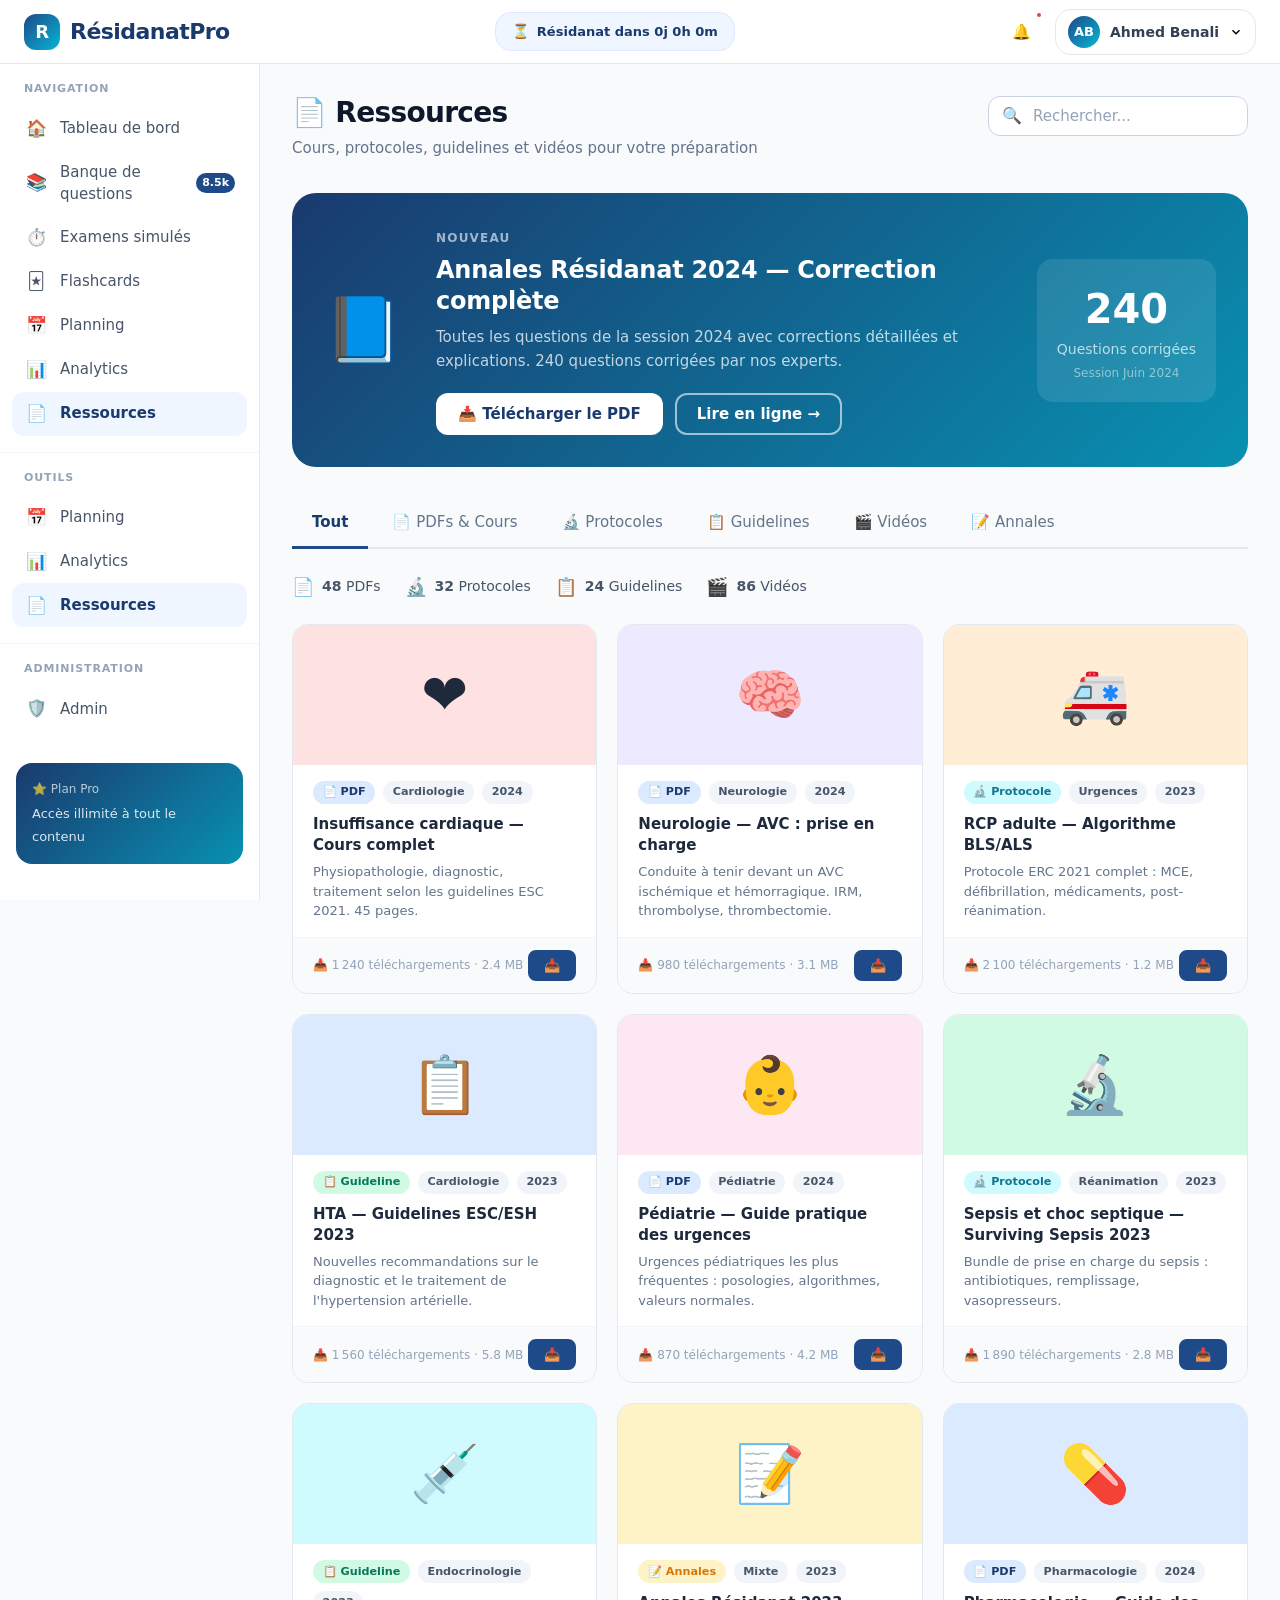
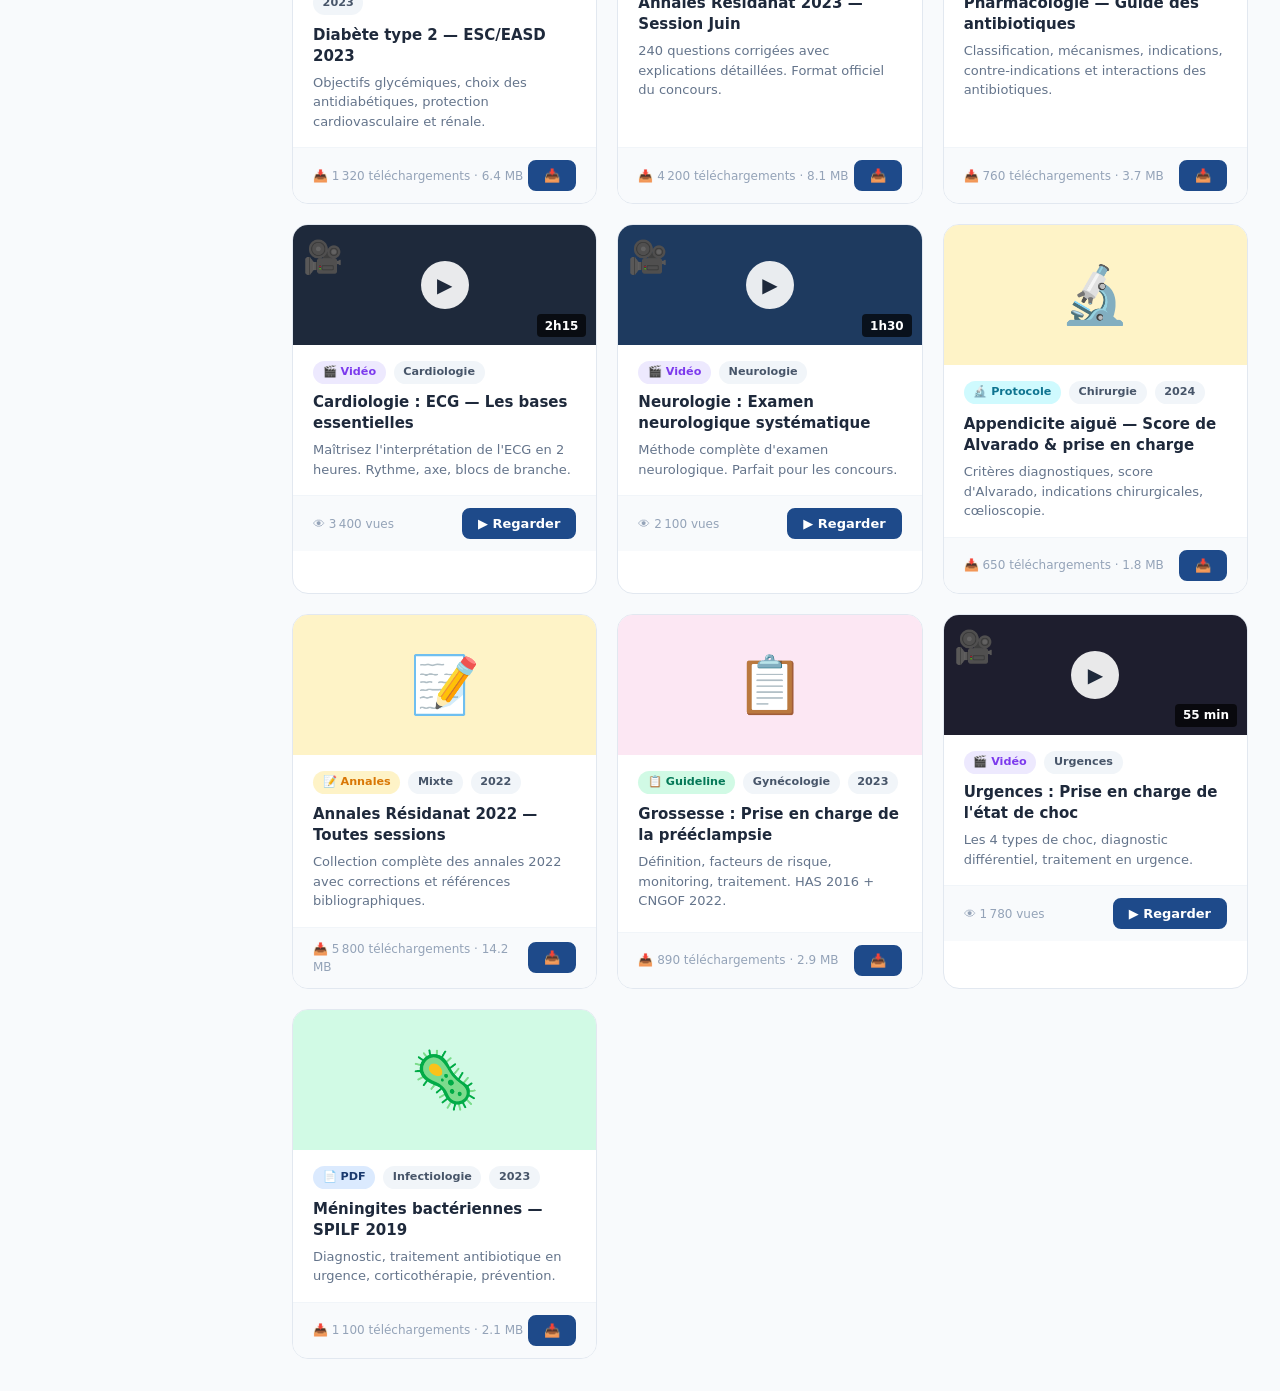
<file: resources.html>
<!DOCTYPE html>
<html lang="fr">
<head>
  <meta charset="UTF-8">
  <meta name="viewport" content="width=device-width, initial-scale=1.0">
  <title>Ressources — RésidanatPro</title>
  <link rel="stylesheet" href="resources/css/main.css">
  <style>
    .app-layout { padding-top: var(--navbar-height); }
    .app-main { margin-left: var(--sidebar-width); padding: 2rem; }
    @media(max-width:1024px) { .app-main { margin-left:0; } }
    @media(max-width:768px)  { .app-main { padding:1rem; } }
    .res-card {
      background: var(--white);
      border: 1.5px solid var(--gray-200);
      border-radius: var(--radius-xl);
      overflow: hidden;
      transition: var(--transition-slow);
      cursor: pointer;
      display: flex;
      flex-direction: column;
    }
    .res-card:hover { transform: translateY(-3px); box-shadow: var(--shadow-xl); border-color: var(--primary-200); }
    .res-card-thumb {
      height: 140px;
      display: flex;
      align-items: center;
      justify-content: center;
      font-size: 3.5rem;
    }
    .res-card-body { padding: 1rem 1.25rem; flex: 1; }
    .res-card-footer { padding: 0.75rem 1.25rem; background: var(--gray-50); border-top: 1px solid var(--gray-100); display: flex; justify-content: space-between; align-items: center; }
    .featured-resource {
      background: linear-gradient(135deg, var(--primary-700), var(--cyan-600));
      border-radius: var(--radius-2xl);
      padding: 2rem;
      color: white;
      display: flex;
      gap: 2rem;
      align-items: center;
      margin-bottom: 2rem;
      flex-wrap: wrap;
    }
    .video-card {
      background: var(--white);
      border: 1.5px solid var(--gray-200);
      border-radius: var(--radius-xl);
      overflow: hidden;
      transition: var(--transition-slow);
      cursor: pointer;
    }
    .video-card:hover { transform: translateY(-3px); box-shadow: var(--shadow-xl); }
    .video-thumb {
      height: 120px;
      background: linear-gradient(135deg, #1e293b, #334155);
      display: flex;
      align-items: center;
      justify-content: center;
      position: relative;
    }
    .play-btn {
      width: 3rem;
      height: 3rem;
      border-radius: 50%;
      background: rgba(255,255,255,0.9);
      display: flex;
      align-items: center;
      justify-content: center;
      font-size: 1.25rem;
    }
  </style>
</head>
<body class="app-layout">
<div class="toast-container" id="toastContainer"></div>
<div class="app-main">

  <div class="page-header" style="display:flex;justify-content:space-between;align-items:flex-start;flex-wrap:wrap;gap:1rem;">
    <div>
      <h1>📄 Ressources</h1>
      <p>Cours, protocoles, guidelines et vidéos pour votre préparation</p>
    </div>
    <div style="display:flex;gap:0.75rem;">
      <div class="search-wrap" style="width:260px;">
        <span class="search-icon">🔍</span>
        <input type="text" class="form-control" id="resSearch" placeholder="Rechercher...">
      </div>
    </div>
  </div>

  <!-- Featured resource -->
  <div class="featured-resource">
    <div style="font-size:4rem;flex-shrink:0;">📘</div>
    <div style="flex:1;">
      <span style="font-size:0.75rem;font-weight:700;color:rgba(255,255,255,0.6);text-transform:uppercase;letter-spacing:0.1em;">Nouveau</span>
      <h3 style="color:white;margin:0.375rem 0 0.5rem;font-size:1.5rem;">Annales Résidanat 2024 — Correction complète</h3>
      <p style="color:rgba(255,255,255,0.75);font-size:0.9375rem;line-height:1.6;max-width:560px;">Toutes les questions de la session 2024 avec corrections détaillées et explications. 240 questions corrigées par nos experts.</p>
      <div style="display:flex;gap:0.75rem;margin-top:1.25rem;flex-wrap:wrap;">
        <button onclick="downloadResource('Annales 2024')" class="btn" style="background:white;color:var(--primary-700);font-weight:700;">📥 Télécharger le PDF</button>
        <button onclick="viewOnline('Annales 2024')" class="btn btn-outline-white">Lire en ligne →</button>
      </div>
    </div>
    <div style="text-align:center;background:rgba(255,255,255,0.1);border-radius:var(--radius-xl);padding:1.25rem;flex-shrink:0;">
      <div style="font-size:2.5rem;font-weight:900;color:white;">240</div>
      <div style="font-size:0.875rem;color:rgba(255,255,255,0.7);">Questions corrigées</div>
      <div style="font-size:0.75rem;color:rgba(255,255,255,0.5);margin-top:0.25rem;">Session Juin 2024</div>
    </div>
  </div>

  <!-- Tabs -->
  <div class="tabs" id="resTabs">
    <div class="tab-item active" onclick="switchResTab('all',this)">Tout</div>
    <div class="tab-item" onclick="switchResTab('pdf',this)">📄 PDFs & Cours</div>
    <div class="tab-item" onclick="switchResTab('protocol',this)">🔬 Protocoles</div>
    <div class="tab-item" onclick="switchResTab('guideline',this)">📋 Guidelines</div>
    <div class="tab-item" onclick="switchResTab('video',this)">🎬 Vidéos</div>
    <div class="tab-item" onclick="switchResTab('annales',this)">📝 Annales</div>
  </div>

  <!-- Stats bar -->
  <div style="display:flex;gap:1.5rem;margin-bottom:1.5rem;flex-wrap:wrap;">
    <div style="display:flex;align-items:center;gap:0.5rem;"><span style="font-size:1.125rem;">📄</span><span style="font-size:0.875rem;color:var(--gray-600);"><strong>48</strong> PDFs</span></div>
    <div style="display:flex;align-items:center;gap:0.5rem;"><span style="font-size:1.125rem;">🔬</span><span style="font-size:0.875rem;color:var(--gray-600);"><strong>32</strong> Protocoles</span></div>
    <div style="display:flex;align-items:center;gap:0.5rem;"><span style="font-size:1.125rem;">📋</span><span style="font-size:0.875rem;color:var(--gray-600);"><strong>24</strong> Guidelines</span></div>
    <div style="display:flex;align-items:center;gap:0.5rem;"><span style="font-size:1.125rem;">🎬</span><span style="font-size:0.875rem;color:var(--gray-600);"><strong>86</strong> Vidéos</span></div>
  </div>

  <!-- Resources grid -->
  <div style="display:grid;grid-template-columns:repeat(auto-fill,minmax(280px,1fr));gap:1.25rem;" id="resourcesGrid"></div>

</div>

<script src="resources/js/app.js"></script>
<script src="resources/js/layout.js"></script>
<script>
if (!Auth.isLogged()) {
  localStorage.setItem('rp_user', JSON.stringify({id:'1',firstName:'Ahmed',lastName:'Benali',email:'demo@residanatpro.dz',specialty:'Cardiologie',university:"Faculté d'Alger",examDate:'2026-07-08',plan:'pro',avatar:'AB'}));
  localStorage.setItem('rp_logged','1');
}
renderLayout();

const RESOURCES = [
  { id:1, type:'pdf', title:'Insuffisance cardiaque — Cours complet', specialty:'Cardiologie', desc:'Physiopathologie, diagnostic, traitement selon les guidelines ESC 2021. 45 pages.', size:'2.4 MB', icon:'❤️', color:'var(--red-100)', year:2024, downloads:1240 },
  { id:2, type:'pdf', title:'Neurologie — AVC : prise en charge', specialty:'Neurologie', desc:'Conduite à tenir devant un AVC ischémique et hémorragique. IRM, thrombolyse, thrombectomie.', size:'3.1 MB', icon:'🧠', color:'var(--purple-100)', year:2024, downloads:980 },
  { id:3, type:'protocol', title:'RCP adulte — Algorithme BLS/ALS', specialty:'Urgences', desc:'Protocole ERC 2021 complet : MCE, défibrillation, médicaments, post-réanimation.', size:'1.2 MB', icon:'🚑', color:'#ffedd5', year:2023, downloads:2100 },
  { id:4, type:'guideline', title:'HTA — Guidelines ESC/ESH 2023', specialty:'Cardiologie', desc:'Nouvelles recommandations sur le diagnostic et le traitement de l\'hypertension artérielle.', size:'5.8 MB', icon:'📋', color:'var(--primary-100)', year:2023, downloads:1560 },
  { id:5, type:'pdf', title:'Pédiatrie — Guide pratique des urgences', specialty:'Pédiatrie', desc:'Urgences pédiatriques les plus fréquentes : posologies, algorithmes, valeurs normales.', size:'4.2 MB', icon:'👶', color:'#fce7f3', year:2024, downloads:870 },
  { id:6, type:'protocol', title:'Sepsis et choc septique — Surviving Sepsis 2023', specialty:'Réanimation', desc:'Bundle de prise en charge du sepsis : antibiotiques, remplissage, vasopresseurs.', size:'2.8 MB', icon:'🔬', color:'var(--green-100)', year:2023, downloads:1890 },
  { id:7, type:'guideline', title:'Diabète type 2 — ESC/EASD 2023', specialty:'Endocrinologie', desc:'Objectifs glycémiques, choix des antidiabétiques, protection cardiovasculaire et rénale.', size:'6.4 MB', icon:'💉', color:'var(--cyan-100)', year:2023, downloads:1320 },
  { id:8, type:'annales', title:'Annales Résidanat 2023 — Session Juin', specialty:'Mixte', desc:'240 questions corrigées avec explications détaillées. Format officiel du concours.', size:'8.1 MB', icon:'📝', color:'var(--amber-100)', year:2023, downloads:4200 },
  { id:9, type:'pdf', title:'Pharmacologie — Guide des antibiotiques', specialty:'Pharmacologie', desc:'Classification, mécanismes, indications, contre-indications et interactions des antibiotiques.', size:'3.7 MB', icon:'💊', color:'var(--primary-100)', year:2024, downloads:760 },
  { id:10, type:'video', title:'Cardiologie : ECG — Les bases essentielles', specialty:'Cardiologie', desc:'Maîtrisez l\'interprétation de l\'ECG en 2 heures. Rythme, axe, blocs de branche.', duration:'2h15', icon:'🎬', color:'#1e293b', year:2024, views:3400 },
  { id:11, type:'video', title:'Neurologie : Examen neurologique systématique', specialty:'Neurologie', desc:'Méthode complète d\'examen neurologique. Parfait pour les concours.', duration:'1h30', icon:'🎬', color:'#1e3a5f', year:2024, views:2100 },
  { id:12, type:'protocol', title:'Appendicite aiguë — Score de Alvarado & prise en charge', specialty:'Chirurgie', desc:'Critères diagnostiques, score d\'Alvarado, indications chirurgicales, cœlioscopie.', size:'1.8 MB', icon:'🔬', color:'var(--amber-100)', year:2024, downloads:650 },
  { id:13, type:'annales', title:'Annales Résidanat 2022 — Toutes sessions', specialty:'Mixte', desc:'Collection complète des annales 2022 avec corrections et références bibliographiques.', size:'14.2 MB', icon:'📝', color:'var(--amber-100)', year:2022, downloads:5800 },
  { id:14, type:'guideline', title:'Grossesse : Prise en charge de la prééclampsie', specialty:'Gynécologie', desc:'Définition, facteurs de risque, monitoring, traitement. HAS 2016 + CNGOF 2022.', size:'2.9 MB', icon:'📋', color:'#fce7f3', year:2023, downloads:890 },
  { id:15, type:'video', title:'Urgences : Prise en charge de l\'état de choc', specialty:'Urgences', desc:'Les 4 types de choc, diagnostic différentiel, traitement en urgence.', duration:'55 min', icon:'🎬', color:'#1e1e2e', year:2024, views:1780 },
  { id:16, type:'pdf', title:'Méningites bactériennes — SPILF 2019', specialty:'Infectiologie', desc:'Diagnostic, traitement antibiotique en urgence, corticothérapie, prévention.', size:'2.1 MB', icon:'🦠', color:'var(--green-100)', year:2023, downloads:1100 },
];

const typeLabels = { pdf:'📄 PDF', protocol:'🔬 Protocole', guideline:'📋 Guideline', video:'🎬 Vidéo', annales:'📝 Annales' };
const typeColors = { pdf:'badge-primary', protocol:'badge-cyan', guideline:'badge-green', video:'badge-purple', annales:'badge-amber' };

let currentFilter = 'all';

function renderResources() {
  const search = document.getElementById('resSearch').value.toLowerCase();
  const list = RESOURCES.filter(r => {
    if (currentFilter !== 'all' && r.type !== currentFilter) return false;
    if (search && !r.title.toLowerCase().includes(search) && !r.specialty.toLowerCase().includes(search) && !r.desc.toLowerCase().includes(search)) return false;
    return true;
  });

  const grid = document.getElementById('resourcesGrid');
  grid.innerHTML = list.map(r => {
    if (r.type === 'video') {
      return `
        <div class="video-card" onclick="playVideo('${r.title}')">
          <div class="video-thumb" style="background:${r.color};">
            <div class="play-btn">▶</div>
            <div style="position:absolute;bottom:0.5rem;right:0.625rem;background:rgba(0,0,0,0.7);color:white;font-size:0.75rem;padding:0.15rem 0.5rem;border-radius:4px;font-weight:600;">${r.duration}</div>
            <div style="position:absolute;top:0.5rem;left:0.625rem;font-size:2rem;">${r.icon==='🎬'?'🎥':r.icon}</div>
          </div>
          <div class="res-card-body">
            <div style="display:flex;gap:0.5rem;margin-bottom:0.5rem;flex-wrap:wrap;">
              <span class="badge ${typeColors[r.type]}" style="font-size:0.7rem;">${typeLabels[r.type]}</span>
              <span class="badge badge-gray" style="font-size:0.7rem;">${r.specialty}</span>
            </div>
            <h6 style="font-size:0.9375rem;color:var(--gray-800);margin-bottom:0.375rem;line-height:1.4;">${r.title}</h6>
            <p style="font-size:0.8125rem;color:var(--gray-500);line-height:1.5;">${r.desc}</p>
          </div>
          <div class="res-card-footer">
            <span style="font-size:0.75rem;color:var(--gray-400);">👁 ${fmt(r.views)} vues</span>
            <button class="btn btn-primary btn-sm" onclick="event.stopPropagation();playVideo('${r.title}')">▶ Regarder</button>
          </div>
        </div>`;
    }
    return `
      <div class="res-card" onclick="downloadResource('${r.title}')">
        <div class="res-card-thumb" style="background:${r.color};">
          <span style="font-size:3.5rem;">${r.icon}</span>
        </div>
        <div class="res-card-body">
          <div style="display:flex;gap:0.5rem;margin-bottom:0.625rem;flex-wrap:wrap;">
            <span class="badge ${typeColors[r.type]}" style="font-size:0.7rem;">${typeLabels[r.type]}</span>
            <span class="badge badge-gray" style="font-size:0.7rem;">${r.specialty}</span>
            <span class="badge badge-gray" style="font-size:0.7rem;">${r.year}</span>
          </div>
          <h6 style="font-size:0.9375rem;color:var(--gray-800);margin-bottom:0.375rem;font-weight:700;line-height:1.4;">${r.title}</h6>
          <p style="font-size:0.8125rem;color:var(--gray-500);line-height:1.5;display:-webkit-box;-webkit-line-clamp:3;-webkit-box-orient:vertical;overflow:hidden;">${r.desc}</p>
        </div>
        <div class="res-card-footer">
          <span style="font-size:0.75rem;color:var(--gray-400);">📥 ${fmt(r.downloads)} téléchargements · ${r.size}</span>
          <button class="btn btn-primary btn-sm" onclick="event.stopPropagation();downloadResource('${r.title}')">📥</button>
        </div>
      </div>`;
  }).join('');

  if (list.length === 0) {
    grid.innerHTML = `<div class="empty-state" style="grid-column:1/-1;padding:3rem;"><div class="empty-icon">🔍</div><h4>Aucune ressource trouvée</h4><p>Essayez des termes de recherche différents</p></div>`;
  }
}

function switchResTab(tab, el) {
  document.querySelectorAll('#resTabs .tab-item').forEach(t => t.classList.remove('active'));
  el.classList.add('active');
  currentFilter = tab;
  renderResources();
}

function downloadResource(title) {
  showToast(`📥 Téléchargement de "${title}" en cours...`, 'info');
  setTimeout(() => showToast('✅ PDF téléchargé avec succès !', 'success'), 1800);
}

function viewOnline(title) {
  showToast(`📖 Ouverture de "${title}"...`, 'info');
}

function playVideo(title) {
  showToast(`🎬 Chargement de la vidéo "${title}"...`, 'info');
  setTimeout(() => showToast('▶️ Vidéo prête ! (Fonctionnalité en démonstration)', 'info'), 1200);
}

document.getElementById('resSearch').addEventListener('input', renderResources);
renderResources();
</script>
</body>
</html>
</file>
<file: resources/css/main.css>
/* ============================================================
   RESIDANAT PRO — Design System
   Medical Exam Preparation Platform
   ============================================================ */

/* ---------- CSS Custom Properties ---------- */
:root {
  --primary-900: #0c1f3f;
  --primary-800: #122a54;
  --primary-700: #1a3a6e;
  --primary-600: #1e4a8a;
  --primary-500: #2563bc;
  --primary-400: #3b82f6;
  --primary-300: #93c5fd;
  --primary-200: #bfdbfe;
  --primary-100: #dbeafe;
  --primary-50:  #eff6ff;

  --cyan-700: #0e7490;
  --cyan-600: #0891b2;
  --cyan-500: #06b6d4;
  --cyan-400: #22d3ee;
  --cyan-100: #cffafe;
  --cyan-50:  #ecfeff;

  --green-700: #047857;
  --green-600: #059669;
  --green-500: #10b981;
  --green-400: #34d399;
  --green-100: #d1fae5;
  --green-50:  #ecfdf5;

  --amber-600: #d97706;
  --amber-500: #f59e0b;
  --amber-100: #fef3c7;
  --amber-50:  #fffbeb;

  --red-600: #dc2626;
  --red-500: #ef4444;
  --red-100: #fee2e2;
  --red-50:  #fef2f2;

  --purple-600: #7c3aed;
  --purple-500: #8b5cf6;
  --purple-100: #ede9fe;

  --gray-900: #0f172a;
  --gray-800: #1e293b;
  --gray-700: #334155;
  --gray-600: #475569;
  --gray-500: #64748b;
  --gray-400: #94a3b8;
  --gray-300: #cbd5e1;
  --gray-200: #e2e8f0;
  --gray-100: #f1f5f9;
  --gray-50:  #f8fafc;

  --white: #ffffff;
  --black: #000000;

  --shadow-sm:  0 1px 2px 0 rgb(0 0 0 / 0.05);
  --shadow:     0 1px 3px 0 rgb(0 0 0 / 0.1), 0 1px 2px -1px rgb(0 0 0 / 0.1);
  --shadow-md:  0 4px 6px -1px rgb(0 0 0 / 0.1), 0 2px 4px -2px rgb(0 0 0 / 0.1);
  --shadow-lg:  0 10px 15px -3px rgb(0 0 0 / 0.1), 0 4px 6px -4px rgb(0 0 0 / 0.1);
  --shadow-xl:  0 20px 25px -5px rgb(0 0 0 / 0.1), 0 8px 10px -6px rgb(0 0 0 / 0.1);
  --shadow-2xl: 0 25px 50px -12px rgb(0 0 0 / 0.25);
  --shadow-inner: inset 0 2px 4px 0 rgb(0 0 0 / 0.05);

  --radius-sm: 0.25rem;
  --radius:    0.375rem;
  --radius-md: 0.5rem;
  --radius-lg: 0.75rem;
  --radius-xl: 1rem;
  --radius-2xl: 1.5rem;
  --radius-full: 9999px;

  --font-sans: 'Inter', 'Segoe UI', system-ui, -apple-system, sans-serif;
  --font-mono: 'JetBrains Mono', 'Fira Code', monospace;

  --transition: all 0.2s cubic-bezier(0.4, 0, 0.2, 1);
  --transition-slow: all 0.3s cubic-bezier(0.4, 0, 0.2, 1);

  --sidebar-width: 260px;
  --navbar-height: 64px;
}

/* ---------- Reset & Base ---------- */
*, *::before, *::after { box-sizing: border-box; margin: 0; padding: 0; }

html { scroll-behavior: smooth; font-size: 16px; }

body {
  font-family: var(--font-sans);
  color: var(--gray-800);
  background: var(--gray-50);
  line-height: 1.5;
  -webkit-font-smoothing: antialiased;
  -moz-osx-font-smoothing: grayscale;
}

a { color: inherit; text-decoration: none; }
img { max-width: 100%; height: auto; }
ul, ol { list-style: none; }
button { cursor: pointer; border: none; background: none; font-family: inherit; }
input, textarea, select { font-family: inherit; }

/* ---------- Typography ---------- */
h1 { font-size: 2.5rem; font-weight: 800; line-height: 1.2; letter-spacing: -0.025em; }
h2 { font-size: 2rem;   font-weight: 700; line-height: 1.25; letter-spacing: -0.02em; }
h3 { font-size: 1.5rem; font-weight: 600; line-height: 1.3; letter-spacing: -0.01em; }
h4 { font-size: 1.25rem; font-weight: 600; line-height: 1.4; }
h5 { font-size: 1.125rem; font-weight: 600; line-height: 1.4; }
h6 { font-size: 1rem; font-weight: 600; line-height: 1.5; }
p  { line-height: 1.7; }

.text-xs   { font-size: 0.75rem;  }
.text-sm   { font-size: 0.875rem; }
.text-base { font-size: 1rem;     }
.text-lg   { font-size: 1.125rem; }
.text-xl   { font-size: 1.25rem;  }
.text-2xl  { font-size: 1.5rem;   }
.text-3xl  { font-size: 1.875rem; }
.text-4xl  { font-size: 2.25rem;  }
.text-5xl  { font-size: 3rem;     }

.font-normal  { font-weight: 400; }
.font-medium  { font-weight: 500; }
.font-semibold { font-weight: 600; }
.font-bold    { font-weight: 700; }
.font-extrabold { font-weight: 800; }

.text-center { text-align: center; }
.text-right  { text-align: right; }

/* ---------- Colors ---------- */
.text-primary   { color: var(--primary-600); }
.text-cyan      { color: var(--cyan-600); }
.text-green     { color: var(--green-600); }
.text-amber     { color: var(--amber-600); }
.text-red       { color: var(--red-600); }
.text-purple    { color: var(--purple-600); }
.text-white     { color: var(--white); }
.text-gray-900  { color: var(--gray-900); }
.text-gray-800  { color: var(--gray-800); }
.text-gray-700  { color: var(--gray-700); }
.text-gray-600  { color: var(--gray-600); }
.text-gray-500  { color: var(--gray-500); }
.text-gray-400  { color: var(--gray-400); }

.bg-primary   { background: var(--primary-600); }
.bg-cyan      { background: var(--cyan-600); }
.bg-green     { background: var(--green-600); }
.bg-white     { background: var(--white); }
.bg-gray-50   { background: var(--gray-50); }
.bg-gray-100  { background: var(--gray-100); }

/* ---------- Layout Utilities ---------- */
.container { max-width: 1280px; margin: 0 auto; padding: 0 1.5rem; }
.container-sm { max-width: 768px; margin: 0 auto; padding: 0 1.5rem; }
.container-lg { max-width: 1440px; margin: 0 auto; padding: 0 2rem; }

.flex { display: flex; }
.flex-col { flex-direction: column; }
.flex-wrap { flex-wrap: wrap; }
.items-center { align-items: center; }
.items-start  { align-items: flex-start; }
.items-end    { align-items: flex-end; }
.justify-center  { justify-content: center; }
.justify-between { justify-content: space-between; }
.justify-end     { justify-content: flex-end; }
.gap-1  { gap: 0.25rem; }
.gap-2  { gap: 0.5rem; }
.gap-3  { gap: 0.75rem; }
.gap-4  { gap: 1rem; }
.gap-5  { gap: 1.25rem; }
.gap-6  { gap: 1.5rem; }
.gap-8  { gap: 2rem; }

.grid { display: grid; }
.grid-2 { grid-template-columns: repeat(2, 1fr); }
.grid-3 { grid-template-columns: repeat(3, 1fr); }
.grid-4 { grid-template-columns: repeat(4, 1fr); }
.grid-auto { grid-template-columns: repeat(auto-fill, minmax(280px, 1fr)); }

.w-full { width: 100%; }
.h-full { height: 100%; }
.min-h-screen { min-height: 100vh; }

.p-2  { padding: 0.5rem; }
.p-3  { padding: 0.75rem; }
.p-4  { padding: 1rem; }
.p-5  { padding: 1.25rem; }
.p-6  { padding: 1.5rem; }
.p-8  { padding: 2rem; }
.px-3 { padding-left: 0.75rem; padding-right: 0.75rem; }
.px-4 { padding-left: 1rem; padding-right: 1rem; }
.px-5 { padding-left: 1.25rem; padding-right: 1.25rem; }
.px-6 { padding-left: 1.5rem; padding-right: 1.5rem; }
.py-2 { padding-top: 0.5rem; padding-bottom: 0.5rem; }
.py-3 { padding-top: 0.75rem; padding-bottom: 0.75rem; }
.py-4 { padding-top: 1rem; padding-bottom: 1rem; }
.py-6 { padding-top: 1.5rem; padding-bottom: 1.5rem; }
.py-8 { padding-top: 2rem; padding-bottom: 2rem; }
.pt-4 { padding-top: 1rem; }
.pb-4 { padding-bottom: 1rem; }

.m-0  { margin: 0; }
.mb-1 { margin-bottom: 0.25rem; }
.mb-2 { margin-bottom: 0.5rem; }
.mb-3 { margin-bottom: 0.75rem; }
.mb-4 { margin-bottom: 1rem; }
.mb-5 { margin-bottom: 1.25rem; }
.mb-6 { margin-bottom: 1.5rem; }
.mb-8 { margin-bottom: 2rem; }
.mt-2 { margin-top: 0.5rem; }
.mt-4 { margin-top: 1rem; }
.mt-6 { margin-top: 1.5rem; }
.mt-8 { margin-top: 2rem; }
.ml-2 { margin-left: 0.5rem; }
.mr-2 { margin-right: 0.5rem; }
.mx-auto { margin-left: auto; margin-right: auto; }

.relative { position: relative; }
.absolute { position: absolute; }
.fixed    { position: fixed; }
.sticky   { position: sticky; }
.top-0    { top: 0; }
.z-10 { z-index: 10; }
.z-20 { z-index: 20; }
.z-50 { z-index: 50; }

.overflow-hidden { overflow: hidden; }
.overflow-auto   { overflow: auto; }
.truncate { overflow: hidden; text-overflow: ellipsis; white-space: nowrap; }

.rounded    { border-radius: var(--radius); }
.rounded-md { border-radius: var(--radius-md); }
.rounded-lg { border-radius: var(--radius-lg); }
.rounded-xl { border-radius: var(--radius-xl); }
.rounded-2xl { border-radius: var(--radius-2xl); }
.rounded-full { border-radius: var(--radius-full); }

.border          { border: 1px solid var(--gray-200); }
.border-top      { border-top: 1px solid var(--gray-200); }
.border-bottom   { border-bottom: 1px solid var(--gray-200); }
.border-primary  { border-color: var(--primary-600); }
.border-2        { border-width: 2px; }

.shadow    { box-shadow: var(--shadow); }
.shadow-md { box-shadow: var(--shadow-md); }
.shadow-lg { box-shadow: var(--shadow-lg); }
.shadow-xl { box-shadow: var(--shadow-xl); }

.opacity-0 { opacity: 0; }
.opacity-50 { opacity: 0.5; }

.cursor-pointer { cursor: pointer; }
.select-none { user-select: none; }
.pointer-events-none { pointer-events: none; }

.hidden  { display: none !important; }
.visible { display: block !important; }

.transition { transition: var(--transition); }
.transition-slow { transition: var(--transition-slow); }

/* ---------- Buttons ---------- */
.btn {
  display: inline-flex;
  align-items: center;
  justify-content: center;
  gap: 0.5rem;
  padding: 0.625rem 1.25rem;
  font-size: 0.9375rem;
  font-weight: 600;
  border-radius: var(--radius-lg);
  transition: var(--transition);
  white-space: nowrap;
  cursor: pointer;
  border: 2px solid transparent;
}

.btn:disabled { opacity: 0.5; cursor: not-allowed; }

.btn-primary {
  background: var(--primary-600);
  color: var(--white);
  border-color: var(--primary-600);
}
.btn-primary:hover {
  background: var(--primary-700);
  border-color: var(--primary-700);
  box-shadow: 0 4px 14px 0 rgb(30 74 138 / 0.35);
  transform: translateY(-1px);
}

.btn-cyan {
  background: var(--cyan-600);
  color: var(--white);
  border-color: var(--cyan-600);
}
.btn-cyan:hover {
  background: var(--cyan-700);
  border-color: var(--cyan-700);
  box-shadow: 0 4px 14px 0 rgb(8 145 178 / 0.35);
  transform: translateY(-1px);
}

.btn-green {
  background: var(--green-600);
  color: var(--white);
  border-color: var(--green-600);
}
.btn-green:hover {
  background: var(--green-700);
  border-color: var(--green-700);
  box-shadow: 0 4px 14px 0 rgb(5 150 105 / 0.35);
  transform: translateY(-1px);
}

.btn-outline {
  background: transparent;
  color: var(--primary-600);
  border-color: var(--primary-600);
}
.btn-outline:hover {
  background: var(--primary-50);
}

.btn-outline-white {
  background: transparent;
  color: var(--white);
  border-color: rgba(255,255,255,0.6);
}
.btn-outline-white:hover {
  background: rgba(255,255,255,0.15);
  border-color: var(--white);
}

.btn-ghost {
  background: transparent;
  color: var(--gray-700);
  border-color: transparent;
}
.btn-ghost:hover { background: var(--gray-100); }

.btn-danger {
  background: var(--red-600);
  color: var(--white);
  border-color: var(--red-600);
}
.btn-danger:hover { background: #b91c1c; border-color: #b91c1c; }

.btn-sm {
  padding: 0.375rem 0.875rem;
  font-size: 0.8125rem;
  border-radius: var(--radius-md);
}

.btn-lg {
  padding: 0.875rem 2rem;
  font-size: 1.0625rem;
  border-radius: var(--radius-xl);
}

.btn-xl {
  padding: 1rem 2.5rem;
  font-size: 1.125rem;
  border-radius: var(--radius-xl);
}

.btn-icon {
  padding: 0.625rem;
  border-radius: var(--radius-lg);
}

/* ---------- Cards ---------- */
.card {
  background: var(--white);
  border-radius: var(--radius-xl);
  border: 1px solid var(--gray-200);
  box-shadow: var(--shadow-sm);
  overflow: hidden;
  transition: var(--transition);
}

.card:hover {
  box-shadow: var(--shadow-md);
}

.card-hover:hover {
  transform: translateY(-2px);
  box-shadow: var(--shadow-lg);
}

.card-body { padding: 1.5rem; }
.card-header { padding: 1.25rem 1.5rem; border-bottom: 1px solid var(--gray-100); }
.card-footer { padding: 1rem 1.5rem; border-top: 1px solid var(--gray-100); background: var(--gray-50); }

/* ---------- Form Elements ---------- */
.form-group { margin-bottom: 1.25rem; }
.form-label {
  display: block;
  font-size: 0.875rem;
  font-weight: 600;
  color: var(--gray-700);
  margin-bottom: 0.375rem;
}

.form-control {
  display: block;
  width: 100%;
  padding: 0.625rem 0.875rem;
  font-size: 0.9375rem;
  color: var(--gray-900);
  background: var(--white);
  border: 1.5px solid var(--gray-300);
  border-radius: var(--radius-lg);
  transition: var(--transition);
  outline: none;
}
.form-control:focus {
  border-color: var(--primary-500);
  box-shadow: 0 0 0 3px rgb(37 99 188 / 0.12);
}
.form-control::placeholder { color: var(--gray-400); }
.form-control:disabled { background: var(--gray-100); color: var(--gray-500); }

.form-select {
  background-image: url("data:image/svg+xml,%3Csvg xmlns='http://www.w3.org/2000/svg' width='16' height='16' viewBox='0 0 24 24' fill='none' stroke='%2364748b' stroke-width='2'%3E%3Cpolyline points='6 9 12 15 18 9'%3E%3C/polyline%3E%3C/svg%3E");
  background-repeat: no-repeat;
  background-position: right 0.75rem center;
  background-size: 1rem;
  padding-right: 2.5rem;
  appearance: none;
}

.form-check {
  display: flex;
  align-items: center;
  gap: 0.5rem;
  cursor: pointer;
}
.form-check input { width: 1rem; height: 1rem; cursor: pointer; accent-color: var(--primary-600); }

/* ---------- Badges ---------- */
.badge {
  display: inline-flex;
  align-items: center;
  gap: 0.25rem;
  padding: 0.2rem 0.6rem;
  font-size: 0.75rem;
  font-weight: 600;
  border-radius: var(--radius-full);
  white-space: nowrap;
}

.badge-primary { background: var(--primary-100); color: var(--primary-700); }
.badge-cyan    { background: var(--cyan-100); color: var(--cyan-700); }
.badge-green   { background: var(--green-100); color: var(--green-700); }
.badge-amber   { background: var(--amber-100); color: var(--amber-600); }
.badge-red     { background: var(--red-100); color: var(--red-600); }
.badge-purple  { background: var(--purple-100); color: var(--purple-600); }
.badge-gray    { background: var(--gray-100); color: var(--gray-600); }

/* ---------- Progress Bar ---------- */
.progress {
  height: 8px;
  background: var(--gray-200);
  border-radius: var(--radius-full);
  overflow: hidden;
}
.progress-bar {
  height: 100%;
  border-radius: var(--radius-full);
  background: linear-gradient(90deg, var(--primary-600), var(--cyan-500));
  transition: width 0.6s ease;
}
.progress-bar.green { background: linear-gradient(90deg, var(--green-600), var(--green-400)); }
.progress-bar.amber { background: linear-gradient(90deg, var(--amber-600), var(--amber-500)); }
.progress-bar.red   { background: linear-gradient(90deg, var(--red-600), var(--red-500)); }

.progress-lg { height: 12px; }

/* ---------- Avatar ---------- */
.avatar {
  width: 2.5rem;
  height: 2.5rem;
  border-radius: var(--radius-full);
  display: flex;
  align-items: center;
  justify-content: center;
  font-weight: 700;
  font-size: 1rem;
  flex-shrink: 0;
  overflow: hidden;
}
.avatar-sm { width: 2rem; height: 2rem; font-size: 0.75rem; }
.avatar-lg { width: 3.5rem; height: 3.5rem; font-size: 1.25rem; }
.avatar-xl { width: 5rem; height: 5rem; font-size: 1.75rem; }

/* ---------- Navbar ---------- */
.navbar {
  position: fixed;
  top: 0;
  left: 0;
  right: 0;
  height: var(--navbar-height);
  background: var(--white);
  border-bottom: 1px solid var(--gray-200);
  z-index: 100;
  transition: var(--transition);
}

.navbar.scrolled {
  box-shadow: var(--shadow-md);
}

.navbar-inner {
  height: 100%;
  display: flex;
  align-items: center;
  justify-content: space-between;
  padding: 0 1.5rem;
  max-width: 1280px;
  margin: 0 auto;
}

.navbar-brand {
  display: flex;
  align-items: center;
  gap: 0.625rem;
  font-size: 1.375rem;
  font-weight: 800;
  color: var(--primary-700);
  letter-spacing: -0.025em;
}

.navbar-brand .logo-icon {
  width: 2.25rem;
  height: 2.25rem;
  background: linear-gradient(135deg, var(--primary-600), var(--cyan-500));
  border-radius: var(--radius-lg);
  display: flex;
  align-items: center;
  justify-content: center;
  color: white;
  font-size: 1.125rem;
  font-weight: 900;
}

.navbar-nav {
  display: flex;
  align-items: center;
  gap: 0.25rem;
}

.navbar-nav a {
  padding: 0.5rem 0.875rem;
  font-size: 0.9375rem;
  font-weight: 500;
  color: var(--gray-600);
  border-radius: var(--radius-lg);
  transition: var(--transition);
}
.navbar-nav a:hover { color: var(--primary-600); background: var(--primary-50); }
.navbar-nav a.active { color: var(--primary-600); background: var(--primary-50); font-weight: 600; }

.navbar-actions { display: flex; align-items: center; gap: 0.75rem; }

/* ---------- Sidebar ---------- */
.sidebar {
  position: fixed;
  top: var(--navbar-height);
  left: 0;
  bottom: 0;
  width: var(--sidebar-width);
  background: var(--white);
  border-right: 1px solid var(--gray-200);
  overflow-y: auto;
  z-index: 90;
  transition: transform 0.3s ease;
}

.sidebar::-webkit-scrollbar { width: 4px; }
.sidebar::-webkit-scrollbar-track { background: transparent; }
.sidebar::-webkit-scrollbar-thumb { background: var(--gray-200); border-radius: 9999px; }

.sidebar-section { padding: 1rem 0.75rem; }
.sidebar-section + .sidebar-section { border-top: 1px solid var(--gray-100); }
.sidebar-label {
  font-size: 0.6875rem;
  font-weight: 700;
  color: var(--gray-400);
  text-transform: uppercase;
  letter-spacing: 0.08em;
  padding: 0 0.75rem 0.5rem;
}

.sidebar-item {
  display: flex;
  align-items: center;
  gap: 0.75rem;
  padding: 0.625rem 0.75rem;
  font-size: 0.9375rem;
  font-weight: 500;
  color: var(--gray-600);
  border-radius: var(--radius-lg);
  cursor: pointer;
  transition: var(--transition);
  text-decoration: none;
}
.sidebar-item:hover { background: var(--gray-100); color: var(--gray-900); }
.sidebar-item.active {
  background: var(--primary-50);
  color: var(--primary-700);
  font-weight: 600;
}
.sidebar-item .sidebar-icon {
  width: 1.5rem;
  height: 1.5rem;
  display: flex;
  align-items: center;
  justify-content: center;
  flex-shrink: 0;
  font-size: 1.0625rem;
}
.sidebar-item .sidebar-badge {
  margin-left: auto;
  background: var(--primary-600);
  color: white;
  font-size: 0.6875rem;
  font-weight: 700;
  padding: 0.125rem 0.375rem;
  border-radius: var(--radius-full);
}

/* ---------- App Layout ---------- */
.app-layout {
  padding-top: var(--navbar-height);
  min-height: 100vh;
}

.app-main {
  margin-left: var(--sidebar-width);
  padding: 2rem;
  min-height: calc(100vh - var(--navbar-height));
}

/* ---------- Page Header ---------- */
.page-header {
  margin-bottom: 2rem;
}
.page-header h1 {
  font-size: 1.75rem;
  font-weight: 700;
  color: var(--gray-900);
  letter-spacing: -0.025em;
}
.page-header p {
  color: var(--gray-500);
  margin-top: 0.375rem;
  font-size: 0.9375rem;
}

/* ---------- Stat Cards ---------- */
.stat-card {
  background: var(--white);
  border-radius: var(--radius-xl);
  padding: 1.5rem;
  border: 1px solid var(--gray-200);
  box-shadow: var(--shadow-sm);
  display: flex;
  align-items: flex-start;
  gap: 1rem;
  transition: var(--transition);
}
.stat-card:hover { box-shadow: var(--shadow-md); transform: translateY(-1px); }

.stat-icon {
  width: 3rem;
  height: 3rem;
  border-radius: var(--radius-xl);
  display: flex;
  align-items: center;
  justify-content: center;
  font-size: 1.375rem;
  flex-shrink: 0;
}
.stat-icon.blue   { background: var(--primary-100); color: var(--primary-600); }
.stat-icon.cyan   { background: var(--cyan-100); color: var(--cyan-600); }
.stat-icon.green  { background: var(--green-100); color: var(--green-600); }
.stat-icon.amber  { background: var(--amber-100); color: var(--amber-600); }
.stat-icon.purple { background: var(--purple-100); color: var(--purple-600); }
.stat-icon.red    { background: var(--red-100); color: var(--red-600); }

.stat-content { flex: 1; min-width: 0; }
.stat-label { font-size: 0.8125rem; font-weight: 500; color: var(--gray-500); margin-bottom: 0.25rem; }
.stat-value { font-size: 1.75rem; font-weight: 800; color: var(--gray-900); line-height: 1; letter-spacing: -0.025em; }
.stat-change { font-size: 0.8125rem; margin-top: 0.25rem; display: flex; align-items: center; gap: 0.25rem; }
.stat-change.up   { color: var(--green-600); }
.stat-change.down { color: var(--red-600); }

/* ---------- Specialty Colors ---------- */
.specialty-cardio       { --spec-color: #dc2626; --spec-bg: #fee2e2; }
.specialty-neuro        { --spec-color: #7c3aed; --spec-bg: #ede9fe; }
.specialty-pediatrics   { --spec-color: #db2777; --spec-bg: #fce7f3; }
.specialty-gyneco       { --spec-color: #be185d; --spec-bg: #fdf2f8; }
.specialty-surgery      { --spec-color: #d97706; --spec-bg: #fef3c7; }
.specialty-internal     { --spec-color: #0891b2; --spec-bg: #cffafe; }
.specialty-infectious   { --spec-color: #059669; --spec-bg: #d1fae5; }
.specialty-pharma       { --spec-color: #2563bc; --spec-bg: #dbeafe; }
.specialty-emergency    { --spec-color: #ea580c; --spec-bg: #ffedd5; }

.specialty-tag {
  display: inline-flex;
  align-items: center;
  padding: 0.2rem 0.625rem;
  border-radius: var(--radius-full);
  font-size: 0.75rem;
  font-weight: 600;
  background: var(--spec-bg);
  color: var(--spec-color);
  border: 1px solid transparent;
}

/* ---------- MCQ / Question Styles ---------- */
.question-card {
  background: var(--white);
  border-radius: var(--radius-xl);
  border: 1.5px solid var(--gray-200);
  overflow: hidden;
}

.question-card .question-header {
  padding: 1.25rem 1.5rem;
  background: linear-gradient(135deg, var(--primary-700) 0%, var(--cyan-600) 100%);
  color: white;
}

.question-body { padding: 1.5rem; }

.option-item {
  display: flex;
  align-items: flex-start;
  gap: 1rem;
  padding: 1rem 1.25rem;
  border: 2px solid var(--gray-200);
  border-radius: var(--radius-lg);
  cursor: pointer;
  transition: var(--transition);
  margin-bottom: 0.75rem;
}
.option-item:hover { border-color: var(--primary-400); background: var(--primary-50); }
.option-item.selected { border-color: var(--primary-600); background: var(--primary-50); }
.option-item.correct  { border-color: var(--green-500); background: var(--green-50); }
.option-item.incorrect { border-color: var(--red-500); background: var(--red-50); }

.option-letter {
  width: 2rem;
  height: 2rem;
  border-radius: var(--radius-full);
  background: var(--gray-100);
  display: flex;
  align-items: center;
  justify-content: center;
  font-weight: 700;
  font-size: 0.875rem;
  flex-shrink: 0;
  transition: var(--transition);
}
.selected .option-letter  { background: var(--primary-600); color: white; }
.correct .option-letter   { background: var(--green-600); color: white; }
.incorrect .option-letter { background: var(--red-600); color: white; }

/* ---------- Explanation Box ---------- */
.explanation-box {
  background: linear-gradient(135deg, #f0f9ff 0%, #ecfdf5 100%);
  border: 1.5px solid var(--cyan-200, #a5f3fc);
  border-radius: var(--radius-xl);
  padding: 1.25rem;
  margin-top: 1rem;
}
.explanation-box h5 { color: var(--cyan-700); margin-bottom: 0.5rem; display: flex; align-items: center; gap: 0.5rem; }
.explanation-box p { color: var(--gray-700); font-size: 0.9375rem; }

/* ---------- Flashcard ---------- */
.flashcard-container {
  perspective: 1000px;
}
.flashcard {
  width: 100%;
  min-height: 320px;
  position: relative;
  transform-style: preserve-3d;
  transition: transform 0.6s cubic-bezier(0.4, 0, 0.2, 1);
  cursor: pointer;
}
.flashcard.flipped { transform: rotateY(180deg); }
.flashcard-face {
  position: absolute;
  inset: 0;
  backface-visibility: hidden;
  display: flex;
  flex-direction: column;
  align-items: center;
  justify-content: center;
  padding: 2.5rem;
  border-radius: var(--radius-2xl);
  box-shadow: var(--shadow-xl);
  text-align: center;
}
.flashcard-front {
  background: linear-gradient(135deg, var(--primary-700) 0%, var(--primary-500) 100%);
  color: white;
}
.flashcard-back {
  background: linear-gradient(135deg, var(--cyan-600) 0%, var(--green-600) 100%);
  color: white;
  transform: rotateY(180deg);
}
.flashcard-face h3 { font-size: 1.625rem; margin-bottom: 1rem; }
.flashcard-face p  { font-size: 1rem; line-height: 1.7; opacity: 0.9; max-width: 500px; }
.flashcard-tag {
  position: absolute;
  top: 1rem;
  right: 1rem;
  font-size: 0.75rem;
  font-weight: 600;
  padding: 0.25rem 0.75rem;
  background: rgba(255,255,255,0.2);
  border-radius: var(--radius-full);
}

/* ---------- Tabs ---------- */
.tabs { display: flex; gap: 0.25rem; border-bottom: 2px solid var(--gray-200); margin-bottom: 1.5rem; }
.tab-item {
  padding: 0.75rem 1.25rem;
  font-size: 0.9375rem;
  font-weight: 500;
  color: var(--gray-500);
  cursor: pointer;
  border-bottom: 3px solid transparent;
  margin-bottom: -2px;
  transition: var(--transition);
  white-space: nowrap;
}
.tab-item:hover { color: var(--primary-600); }
.tab-item.active { color: var(--primary-700); border-bottom-color: var(--primary-600); font-weight: 600; }

/* ---------- Timer ---------- */
.timer-display {
  font-size: 2.5rem;
  font-weight: 800;
  font-variant-numeric: tabular-nums;
  letter-spacing: -0.025em;
  color: var(--gray-900);
}
.timer-display.warning { color: var(--amber-600); }
.timer-display.danger  { color: var(--red-600); animation: pulse 1s infinite; }

@keyframes pulse {
  0%, 100% { opacity: 1; }
  50%       { opacity: 0.6; }
}

/* ---------- Calendar ---------- */
.calendar-grid {
  display: grid;
  grid-template-columns: repeat(7, 1fr);
  gap: 0.375rem;
}
.calendar-day-header {
  text-align: center;
  font-size: 0.8125rem;
  font-weight: 700;
  color: var(--gray-400);
  padding: 0.5rem 0;
}
.calendar-day {
  aspect-ratio: 1;
  display: flex;
  align-items: center;
  justify-content: center;
  border-radius: var(--radius-lg);
  font-size: 0.875rem;
  cursor: pointer;
  transition: var(--transition);
  position: relative;
  font-weight: 500;
}
.calendar-day:hover { background: var(--primary-50); color: var(--primary-600); }
.calendar-day.today { background: var(--primary-600); color: white; font-weight: 700; }
.calendar-day.has-session::after {
  content: '';
  position: absolute;
  bottom: 3px;
  left: 50%;
  transform: translateX(-50%);
  width: 4px;
  height: 4px;
  border-radius: 50%;
  background: var(--cyan-500);
}
.calendar-day.today.has-session::after { background: rgba(255,255,255,0.8); }
.calendar-day.other-month { color: var(--gray-300); }
.calendar-day.completed { color: var(--green-600); font-weight: 700; }

/* ---------- Chart Bars ---------- */
.chart-bar-container { display: flex; align-items: flex-end; gap: 0.5rem; height: 160px; }
.chart-bar-wrap { display: flex; flex-direction: column; align-items: center; gap: 0.375rem; flex: 1; }
.chart-bar {
  width: 100%;
  border-radius: var(--radius-sm) var(--radius-sm) 0 0;
  background: linear-gradient(180deg, var(--primary-500) 0%, var(--primary-700) 100%);
  transition: height 0.6s ease;
  min-height: 4px;
}
.chart-bar.cyan   { background: linear-gradient(180deg, var(--cyan-400) 0%, var(--cyan-600) 100%); }
.chart-bar.green  { background: linear-gradient(180deg, var(--green-400) 0%, var(--green-600) 100%); }
.chart-bar.amber  { background: linear-gradient(180deg, var(--amber-400, #fbbf24) 0%, var(--amber-600) 100%); }
.chart-bar-label { font-size: 0.75rem; color: var(--gray-500); font-weight: 500; }
.chart-bar-value { font-size: 0.75rem; font-weight: 700; color: var(--gray-700); }

/* ---------- Donut Chart ---------- */
.donut-wrap { position: relative; width: 160px; height: 160px; }
.donut-wrap svg { transform: rotate(-90deg); }
.donut-center {
  position: absolute;
  inset: 0;
  display: flex;
  flex-direction: column;
  align-items: center;
  justify-content: center;
}
.donut-center .value { font-size: 2rem; font-weight: 800; color: var(--gray-900); line-height: 1; }
.donut-center .label { font-size: 0.75rem; color: var(--gray-500); margin-top: 0.25rem; }

/* ---------- Resource Card ---------- */
.resource-card {
  display: flex;
  align-items: center;
  gap: 1rem;
  padding: 1rem 1.25rem;
  border-radius: var(--radius-xl);
  border: 1px solid var(--gray-200);
  background: var(--white);
  transition: var(--transition);
  cursor: pointer;
}
.resource-card:hover { box-shadow: var(--shadow-md); border-color: var(--primary-200); transform: translateY(-1px); }
.resource-icon {
  width: 3rem;
  height: 3rem;
  border-radius: var(--radius-lg);
  display: flex;
  align-items: center;
  justify-content: center;
  font-size: 1.5rem;
  flex-shrink: 0;
}

/* ---------- Admin Table ---------- */
.data-table { width: 100%; border-collapse: collapse; font-size: 0.9375rem; }
.data-table th {
  text-align: left;
  padding: 0.75rem 1rem;
  font-size: 0.8125rem;
  font-weight: 700;
  color: var(--gray-500);
  text-transform: uppercase;
  letter-spacing: 0.05em;
  border-bottom: 2px solid var(--gray-200);
  background: var(--gray-50);
}
.data-table td {
  padding: 1rem;
  border-bottom: 1px solid var(--gray-100);
  color: var(--gray-700);
  vertical-align: middle;
}
.data-table tbody tr:hover { background: var(--gray-50); }
.data-table tbody tr:last-child td { border-bottom: none; }

/* ---------- Modal ---------- */
.modal-overlay {
  position: fixed;
  inset: 0;
  background: rgba(15, 23, 42, 0.6);
  backdrop-filter: blur(4px);
  z-index: 200;
  display: flex;
  align-items: center;
  justify-content: center;
  padding: 1rem;
  opacity: 0;
  transition: opacity 0.25s ease;
}
.modal-overlay.open { opacity: 1; }
.modal {
  background: var(--white);
  border-radius: var(--radius-2xl);
  box-shadow: var(--shadow-2xl);
  width: 100%;
  max-width: 560px;
  max-height: 90vh;
  overflow-y: auto;
  transform: scale(0.95) translateY(8px);
  transition: transform 0.25s ease;
}
.modal-overlay.open .modal { transform: scale(1) translateY(0); }
.modal-header { padding: 1.5rem; border-bottom: 1px solid var(--gray-100); display: flex; align-items: center; justify-content: space-between; }
.modal-body { padding: 1.5rem; }
.modal-footer { padding: 1rem 1.5rem; border-top: 1px solid var(--gray-100); display: flex; gap: 0.75rem; justify-content: flex-end; }

/* ---------- Toast / Notification ---------- */
.toast-container { position: fixed; top: 80px; right: 1.5rem; z-index: 300; display: flex; flex-direction: column; gap: 0.5rem; }
.toast {
  display: flex;
  align-items: center;
  gap: 0.75rem;
  padding: 0.875rem 1.25rem;
  background: var(--white);
  border: 1px solid var(--gray-200);
  border-radius: var(--radius-xl);
  box-shadow: var(--shadow-xl);
  min-width: 300px;
  max-width: 420px;
  animation: slideIn 0.3s ease;
  font-size: 0.9375rem;
}
.toast.success { border-left: 4px solid var(--green-500); }
.toast.error   { border-left: 4px solid var(--red-500); }
.toast.info    { border-left: 4px solid var(--primary-500); }
.toast.warning { border-left: 4px solid var(--amber-500); }

@keyframes slideIn {
  from { transform: translateX(20px); opacity: 0; }
  to   { transform: translateX(0); opacity: 1; }
}

/* ---------- Dropdown ---------- */
.dropdown { position: relative; display: inline-block; }
.dropdown-menu {
  position: absolute;
  top: calc(100% + 0.5rem);
  right: 0;
  background: var(--white);
  border: 1px solid var(--gray-200);
  border-radius: var(--radius-xl);
  box-shadow: var(--shadow-xl);
  min-width: 200px;
  padding: 0.5rem;
  z-index: 150;
  opacity: 0;
  transform: translateY(-8px) scale(0.97);
  pointer-events: none;
  transition: all 0.2s ease;
}
.dropdown.open .dropdown-menu {
  opacity: 1;
  transform: translateY(0) scale(1);
  pointer-events: all;
}
.dropdown-item {
  display: flex;
  align-items: center;
  gap: 0.625rem;
  padding: 0.625rem 0.875rem;
  border-radius: var(--radius-lg);
  font-size: 0.9375rem;
  color: var(--gray-700);
  cursor: pointer;
  transition: var(--transition);
}
.dropdown-item:hover { background: var(--gray-100); }
.dropdown-item.danger { color: var(--red-600); }
.dropdown-item.danger:hover { background: var(--red-50); }
.dropdown-divider { border-top: 1px solid var(--gray-100); margin: 0.375rem 0; }

/* ---------- Search Bar ---------- */
.search-wrap {
  position: relative;
}
.search-wrap .search-icon {
  position: absolute;
  left: 0.875rem;
  top: 50%;
  transform: translateY(-50%);
  color: var(--gray-400);
  pointer-events: none;
  font-size: 1rem;
}
.search-wrap input {
  padding-left: 2.75rem;
}

/* ---------- Empty State ---------- */
.empty-state {
  display: flex;
  flex-direction: column;
  align-items: center;
  justify-content: center;
  padding: 4rem 2rem;
  text-align: center;
  color: var(--gray-500);
}
.empty-state .empty-icon {
  font-size: 4rem;
  margin-bottom: 1rem;
  opacity: 0.5;
}
.empty-state h4 { color: var(--gray-700); margin-bottom: 0.5rem; }
.empty-state p  { max-width: 360px; font-size: 0.9375rem; }

/* ---------- Divider ---------- */
.divider { border: none; border-top: 1px solid var(--gray-200); margin: 1.5rem 0; }
.divider-text {
  display: flex;
  align-items: center;
  gap: 1rem;
  color: var(--gray-400);
  font-size: 0.875rem;
  margin: 1.5rem 0;
}
.divider-text::before, .divider-text::after {
  content: '';
  flex: 1;
  border-top: 1px solid var(--gray-200);
}

/* ---------- Skeleton Loader ---------- */
.skeleton {
  background: linear-gradient(90deg, var(--gray-100) 25%, var(--gray-200) 50%, var(--gray-100) 75%);
  background-size: 200% 100%;
  animation: shimmer 1.5s infinite;
  border-radius: var(--radius);
}
@keyframes shimmer {
  0%   { background-position: 200% 0; }
  100% { background-position: -200% 0; }
}

/* ---------- Countdown ---------- */
.countdown-wrap { display: flex; gap: 1rem; justify-content: center; }
.countdown-unit {
  display: flex;
  flex-direction: column;
  align-items: center;
  gap: 0.25rem;
}
.countdown-value {
  font-size: 2.5rem;
  font-weight: 800;
  color: var(--primary-700);
  letter-spacing: -0.025em;
  background: var(--white);
  border: 2px solid var(--primary-100);
  border-radius: var(--radius-xl);
  width: 4rem;
  height: 4rem;
  display: flex;
  align-items: center;
  justify-content: center;
  box-shadow: var(--shadow-md);
}
.countdown-label { font-size: 0.75rem; font-weight: 600; color: var(--gray-500); text-transform: uppercase; letter-spacing: 0.05em; }

/* ---------- Score Ring ---------- */
.score-ring { position: relative; display: inline-flex; align-items: center; justify-content: center; }
.score-ring-inner {
  position: absolute;
  display: flex;
  flex-direction: column;
  align-items: center;
  justify-content: center;
}
.score-ring-inner .score-val { font-size: 2rem; font-weight: 800; color: var(--gray-900); line-height: 1; }
.score-ring-inner .score-lbl { font-size: 0.75rem; color: var(--gray-500); }

/* ---------- Landing Page Sections ---------- */
.hero-section {
  background: linear-gradient(135deg, var(--primary-900) 0%, var(--primary-700) 50%, var(--cyan-700) 100%);
  min-height: 100vh;
  display: flex;
  align-items: center;
  position: relative;
  overflow: hidden;
}

.hero-section::before {
  content: '';
  position: absolute;
  inset: 0;
  background: url("data:image/svg+xml,%3Csvg width='60' height='60' viewBox='0 0 60 60' xmlns='http://www.w3.org/2000/svg'%3E%3Cg fill='none' fill-rule='evenodd'%3E%3Cg fill='%23ffffff' fill-opacity='0.03'%3E%3Cpath d='M36 34v-4h-2v4h-4v2h4v4h2v-4h4v-2h-4zm0-30V0h-2v4h-4v2h4v4h2V6h4V4h-4zM6 34v-4H4v4H0v2h4v4h2v-4h4v-2H6zM6 4V0H4v4H0v2h4v4h2V6h4V4H6z'/%3E%3C/g%3E%3C/g%3E%3C/svg%3E");
}

.hero-content { position: relative; z-index: 1; }

.hero-badge {
  display: inline-flex;
  align-items: center;
  gap: 0.5rem;
  background: rgba(255,255,255,0.15);
  backdrop-filter: blur(8px);
  border: 1px solid rgba(255,255,255,0.2);
  color: rgba(255,255,255,0.9);
  padding: 0.5rem 1rem;
  border-radius: var(--radius-full);
  font-size: 0.875rem;
  font-weight: 600;
  margin-bottom: 1.5rem;
}

.hero-title {
  font-size: clamp(2.5rem, 5vw, 4rem);
  font-weight: 900;
  color: white;
  line-height: 1.1;
  letter-spacing: -0.03em;
  margin-bottom: 1.5rem;
}

.hero-title span {
  background: linear-gradient(135deg, var(--cyan-400) 0%, var(--green-400) 100%);
  -webkit-background-clip: text;
  -webkit-text-fill-color: transparent;
  background-clip: text;
}

.hero-subtitle {
  font-size: 1.25rem;
  color: rgba(255,255,255,0.75);
  max-width: 600px;
  line-height: 1.7;
  margin-bottom: 2.5rem;
}

.hero-stats { display: flex; gap: 2.5rem; margin-top: 3rem; }
.hero-stat-val { font-size: 2rem; font-weight: 800; color: white; line-height: 1; }
.hero-stat-lbl { font-size: 0.875rem; color: rgba(255,255,255,0.6); margin-top: 0.25rem; }

.hero-visual {
  position: relative;
  display: flex;
  justify-content: center;
}

.hero-mockup {
  background: rgba(255,255,255,0.08);
  backdrop-filter: blur(16px);
  border: 1px solid rgba(255,255,255,0.15);
  border-radius: var(--radius-2xl);
  padding: 1.5rem;
  width: 100%;
  max-width: 420px;
  box-shadow: 0 32px 64px rgba(0,0,0,0.3);
}

.section { padding: 5rem 0; }
.section-alt { background: var(--white); }

.section-header { text-align: center; margin-bottom: 3.5rem; }
.section-eyebrow {
  font-size: 0.875rem;
  font-weight: 700;
  color: var(--cyan-600);
  text-transform: uppercase;
  letter-spacing: 0.1em;
  margin-bottom: 0.75rem;
}
.section-title { color: var(--gray-900); margin-bottom: 1rem; }
.section-subtitle { color: var(--gray-500); font-size: 1.125rem; max-width: 600px; margin: 0 auto; }

.feature-card {
  text-align: center;
  padding: 2rem 1.5rem;
  border-radius: var(--radius-2xl);
  border: 1.5px solid var(--gray-200);
  background: var(--white);
  transition: var(--transition-slow);
  cursor: default;
}
.feature-card:hover {
  border-color: var(--primary-200);
  box-shadow: var(--shadow-xl);
  transform: translateY(-4px);
}
.feature-card .feature-icon {
  width: 4rem;
  height: 4rem;
  border-radius: var(--radius-2xl);
  display: flex;
  align-items: center;
  justify-content: center;
  font-size: 1.75rem;
  margin: 0 auto 1.25rem;
}
.feature-card h4 { color: var(--gray-900); margin-bottom: 0.75rem; }
.feature-card p  { color: var(--gray-500); font-size: 0.9375rem; line-height: 1.7; }

.pricing-card {
  background: var(--white);
  border: 2px solid var(--gray-200);
  border-radius: var(--radius-2xl);
  padding: 2.5rem 2rem;
  position: relative;
  transition: var(--transition-slow);
}
.pricing-card:hover { box-shadow: var(--shadow-xl); transform: translateY(-4px); }
.pricing-card.featured {
  border-color: var(--primary-600);
  box-shadow: var(--shadow-xl);
}
.pricing-card .popular-badge {
  position: absolute;
  top: -1rem;
  left: 50%;
  transform: translateX(-50%);
  background: linear-gradient(135deg, var(--primary-600), var(--cyan-500));
  color: white;
  padding: 0.375rem 1.25rem;
  border-radius: var(--radius-full);
  font-size: 0.8125rem;
  font-weight: 700;
  white-space: nowrap;
}
.pricing-price {
  font-size: 3rem;
  font-weight: 900;
  color: var(--gray-900);
  line-height: 1;
  letter-spacing: -0.03em;
}
.pricing-price sup { font-size: 1.5rem; vertical-align: top; margin-top: 0.5rem; }
.pricing-price span { font-size: 1rem; font-weight: 500; color: var(--gray-500); }
.pricing-feature { display: flex; align-items: center; gap: 0.75rem; padding: 0.5rem 0; font-size: 0.9375rem; color: var(--gray-700); }
.pricing-feature .check { color: var(--green-600); font-size: 1rem; }
.pricing-feature .cross { color: var(--gray-300); font-size: 1rem; }

.testimonial-card {
  background: var(--white);
  border: 1px solid var(--gray-200);
  border-radius: var(--radius-2xl);
  padding: 2rem;
  box-shadow: var(--shadow-sm);
}
.testimonial-stars { color: var(--amber-500); font-size: 1rem; letter-spacing: 2px; margin-bottom: 1rem; }
.testimonial-text { color: var(--gray-700); line-height: 1.7; font-style: italic; margin-bottom: 1.25rem; }
.testimonial-author { display: flex; align-items: center; gap: 0.875rem; }
.testimonial-author .name { font-weight: 700; color: var(--gray-900); font-size: 0.9375rem; }
.testimonial-author .role { font-size: 0.8125rem; color: var(--gray-500); }

/* Landing Navbar */
.landing-navbar {
  position: fixed;
  top: 0;
  left: 0;
  right: 0;
  height: var(--navbar-height);
  z-index: 100;
  transition: var(--transition);
}
.landing-navbar .navbar-inner { max-width: 1280px; }
.landing-navbar.transparent { background: transparent; }
.landing-navbar.scrolled {
  background: var(--white);
  box-shadow: var(--shadow-md);
}
.landing-navbar.scrolled .navbar-brand { color: var(--primary-700); }
.landing-navbar.transparent .navbar-brand { color: white; }
.landing-navbar.transparent .navbar-nav a { color: rgba(255,255,255,0.85); }
.landing-navbar.transparent .navbar-nav a:hover { color: white; background: rgba(255,255,255,0.1); }
.landing-navbar.scrolled .navbar-nav a { color: var(--gray-600); }

/* Footer */
.footer {
  background: var(--gray-900);
  color: rgba(255,255,255,0.7);
  padding: 4rem 0 2rem;
}
.footer-brand { font-size: 1.5rem; font-weight: 800; color: white; margin-bottom: 1rem; }
.footer-desc { max-width: 320px; line-height: 1.7; margin-bottom: 1.5rem; }
.footer-heading { font-weight: 700; color: white; margin-bottom: 1rem; font-size: 0.9375rem; }
.footer-link { display: block; padding: 0.25rem 0; font-size: 0.9375rem; transition: var(--transition); }
.footer-link:hover { color: white; }
.footer-bottom { border-top: 1px solid rgba(255,255,255,0.1); padding-top: 2rem; margin-top: 3rem; display: flex; justify-content: space-between; align-items: center; font-size: 0.875rem; }

/* Scroll indicator */
.scroll-top {
  position: fixed;
  bottom: 2rem;
  right: 2rem;
  width: 3rem;
  height: 3rem;
  background: var(--primary-600);
  color: white;
  border-radius: var(--radius-full);
  display: flex;
  align-items: center;
  justify-content: center;
  cursor: pointer;
  box-shadow: var(--shadow-lg);
  opacity: 0;
  transform: translateY(10px);
  transition: var(--transition);
  z-index: 100;
}
.scroll-top.visible { opacity: 1; transform: translateY(0); }
.scroll-top:hover { background: var(--primary-700); box-shadow: var(--shadow-xl); }

/* ---------- Auth Page ---------- */
.auth-layout {
  min-height: 100vh;
  display: grid;
  grid-template-columns: 1fr 1fr;
}
.auth-visual {
  background: linear-gradient(145deg, var(--primary-900) 0%, var(--primary-700) 50%, var(--cyan-700) 100%);
  display: flex;
  flex-direction: column;
  justify-content: center;
  padding: 4rem;
  position: relative;
  overflow: hidden;
}
.auth-visual::before {
  content: '';
  position: absolute;
  top: -40%;
  right: -20%;
  width: 600px;
  height: 600px;
  border-radius: 50%;
  background: rgba(255,255,255,0.04);
}
.auth-visual::after {
  content: '';
  position: absolute;
  bottom: -30%;
  left: -10%;
  width: 400px;
  height: 400px;
  border-radius: 50%;
  background: rgba(255,255,255,0.04);
}
.auth-form-side {
  display: flex;
  flex-direction: column;
  justify-content: center;
  padding: 4rem;
  background: var(--white);
}
.auth-logo { display: flex; align-items: center; gap: 0.625rem; margin-bottom: 3rem; }
.auth-logo .logo-icon {
  width: 2.5rem; height: 2.5rem;
  background: linear-gradient(135deg, var(--primary-600), var(--cyan-500));
  border-radius: var(--radius-lg);
  display: flex; align-items: center; justify-content: center;
  color: white; font-size: 1.25rem; font-weight: 900;
}
.auth-logo span { font-size: 1.5rem; font-weight: 800; color: var(--primary-700); letter-spacing: -0.025em; }

.auth-tabs {
  display: flex;
  gap: 0;
  background: var(--gray-100);
  border-radius: var(--radius-xl);
  padding: 4px;
  margin-bottom: 2rem;
}
.auth-tab {
  flex: 1;
  text-align: center;
  padding: 0.625rem 1rem;
  font-size: 0.9375rem;
  font-weight: 600;
  color: var(--gray-500);
  border-radius: var(--radius-lg);
  cursor: pointer;
  transition: var(--transition);
}
.auth-tab.active {
  background: var(--white);
  color: var(--primary-700);
  box-shadow: var(--shadow-sm);
}

/* ---------- Difficulty ---------- */
.difficulty-easy   { color: var(--green-600); }
.difficulty-medium { color: var(--amber-600); }
.difficulty-hard   { color: var(--red-600); }

/* ---------- Tag Chips ---------- */
.chip {
  display: inline-flex;
  align-items: center;
  gap: 0.375rem;
  padding: 0.3rem 0.75rem;
  background: var(--gray-100);
  color: var(--gray-700);
  border-radius: var(--radius-full);
  font-size: 0.8125rem;
  font-weight: 500;
  cursor: pointer;
  transition: var(--transition);
  border: 1.5px solid transparent;
}
.chip:hover { background: var(--primary-50); color: var(--primary-700); border-color: var(--primary-200); }
.chip.active { background: var(--primary-100); color: var(--primary-700); border-color: var(--primary-400); font-weight: 600; }
.chip .chip-x { opacity: 0.5; font-size: 0.75rem; }

/* ---------- Notification Dot ---------- */
.notif-dot {
  position: absolute;
  top: -2px;
  right: -2px;
  width: 8px;
  height: 8px;
  background: var(--red-500);
  border-radius: 50%;
  border: 2px solid white;
}

/* ---------- Animations ---------- */
@keyframes fadeIn    { from { opacity: 0; }               to { opacity: 1; } }
@keyframes fadeUp    { from { opacity: 0; transform: translateY(20px); } to { opacity: 1; transform: translateY(0); } }
@keyframes fadeDown  { from { opacity: 0; transform: translateY(-20px); } to { opacity: 1; transform: translateY(0); } }
@keyframes scaleIn   { from { opacity: 0; transform: scale(0.95); }  to { opacity: 1; transform: scale(1); } }
@keyframes spin      { to { transform: rotate(360deg); } }
@keyframes bounce    { 0%, 100% { transform: translateY(0); } 50% { transform: translateY(-8px); } }

.animate-fadeIn  { animation: fadeIn  0.4s ease; }
.animate-fadeUp  { animation: fadeUp  0.5s ease; }
.animate-scaleIn { animation: scaleIn 0.3s ease; }
.animate-spin    { animation: spin 1s linear infinite; }

.delay-100 { animation-delay: 0.1s; animation-fill-mode: both; }
.delay-200 { animation-delay: 0.2s; animation-fill-mode: both; }
.delay-300 { animation-delay: 0.3s; animation-fill-mode: both; }

/* ---------- Responsive ---------- */
@media (max-width: 1024px) {
  .sidebar { transform: translateX(-100%); }
  .sidebar.open { transform: translateX(0); }
  .app-main { margin-left: 0; }
  .auth-layout { grid-template-columns: 1fr; }
  .auth-visual { display: none; }
}

@media (max-width: 768px) {
  :root { --navbar-height: 56px; }
  h1 { font-size: 2rem; }
  h2 { font-size: 1.625rem; }
  .hero-title { font-size: 2.25rem; }
  .hero-subtitle { font-size: 1.0625rem; }
  .hero-stats { gap: 1.5rem; flex-wrap: wrap; }
  .section { padding: 3.5rem 0; }
  .grid-3, .grid-4 { grid-template-columns: repeat(2, 1fr); }
  .grid-2 { grid-template-columns: 1fr; }
  .navbar-nav { display: none; }
  .app-main { padding: 1rem; }
  .countdown-value { width: 3.5rem; height: 3.5rem; font-size: 2rem; }
  .auth-form-side { padding: 2rem 1.5rem; }
  .hero-section { min-height: auto; padding: 8rem 0 4rem; }
}

@media (max-width: 480px) {
  h1 { font-size: 1.75rem; }
  .grid-3, .grid-4, .grid-2 { grid-template-columns: 1fr; }
  .container { padding: 0 1rem; }
  .btn-xl { padding: 0.875rem 1.75rem; font-size: 1rem; }
  .hero-stats { flex-direction: column; gap: 1rem; }
  .footer-bottom { flex-direction: column; gap: 1rem; text-align: center; }
  .pricing-card { padding: 2rem 1.5rem; }
}

/* ---------- Scrollbar (Global) ---------- */
::-webkit-scrollbar { width: 6px; height: 6px; }
::-webkit-scrollbar-track { background: var(--gray-100); }
::-webkit-scrollbar-thumb { background: var(--gray-300); border-radius: 9999px; }
::-webkit-scrollbar-thumb:hover { background: var(--gray-400); }

/* ---------- Selection ---------- */
::selection { background: var(--primary-200); color: var(--primary-900); }

/* Exam progress bar at top */
.exam-progress-top {
  position: fixed;
  top: 0;
  left: 0;
  right: 0;
  height: 4px;
  background: var(--gray-200);
  z-index: 200;
}
.exam-progress-top .bar {
  height: 100%;
  background: linear-gradient(90deg, var(--primary-600), var(--cyan-500));
  transition: width 0.5s ease;
}
</file>
